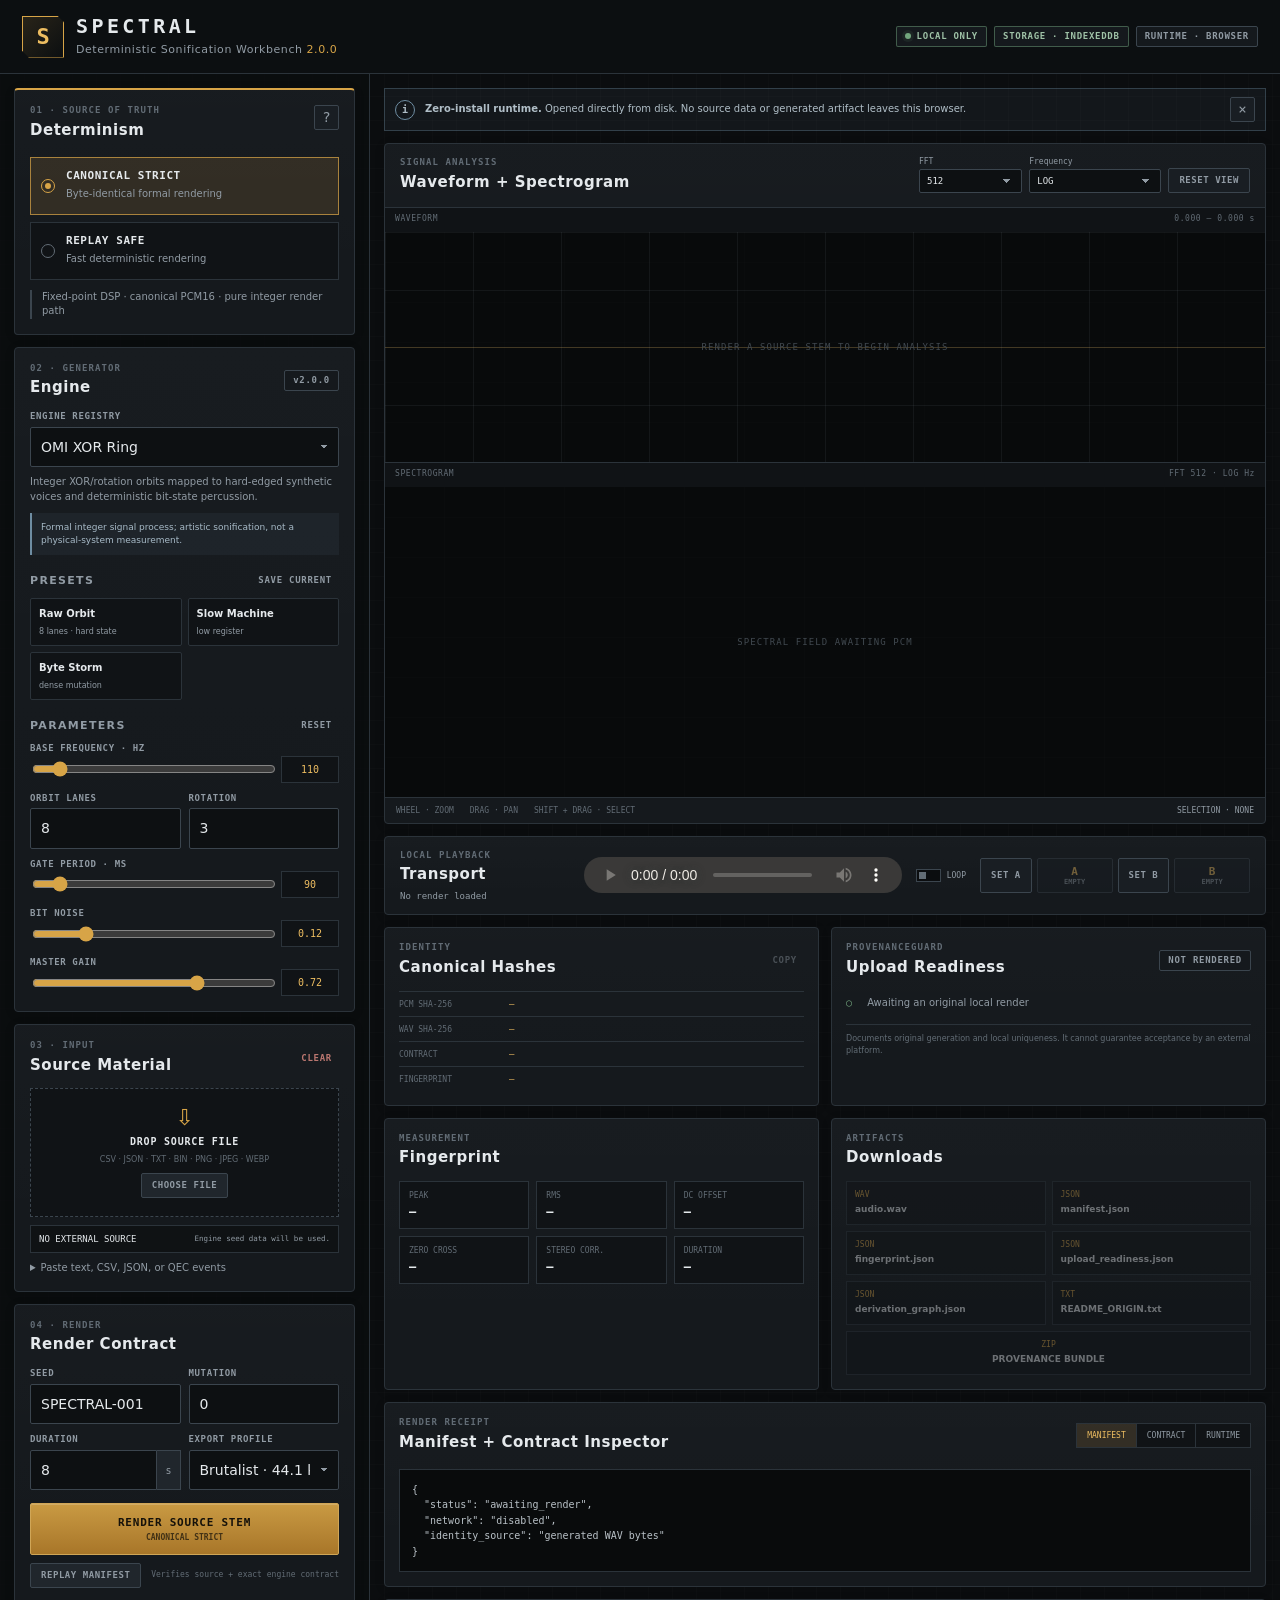
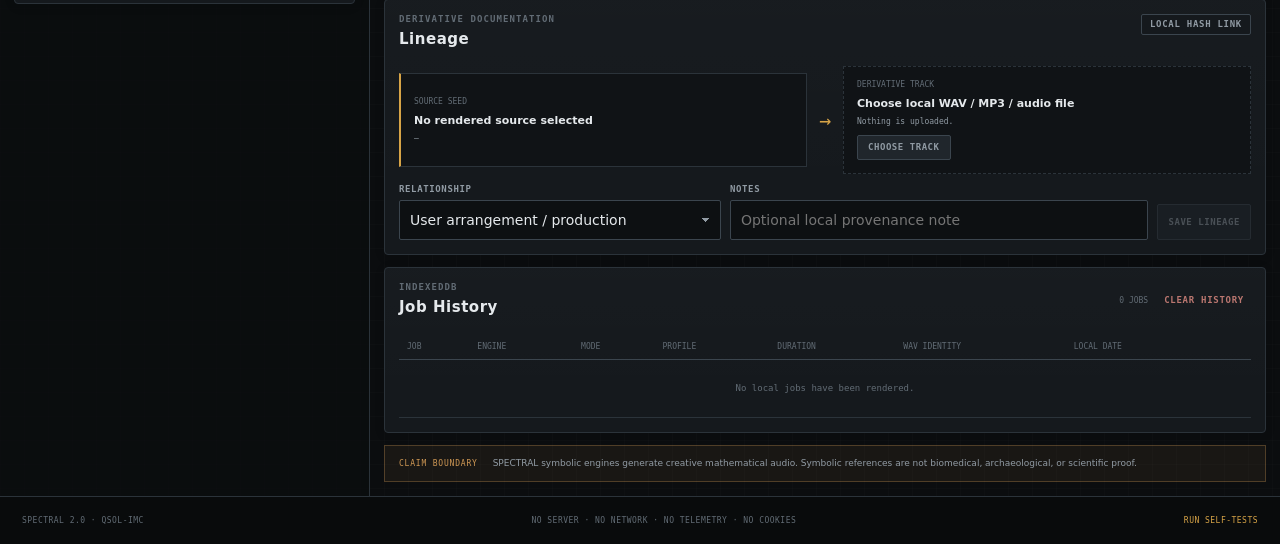
<file: APP/index.html>
<!doctype html>
<html lang="en">
<head>
  <meta charset="utf-8">
  <meta name="viewport" content="width=device-width, initial-scale=1">
  <meta name="color-scheme" content="dark">
  <meta http-equiv="Content-Security-Policy" content="default-src 'self' data: blob:; connect-src 'none'; img-src 'self' data: blob:; media-src 'self' data: blob:; object-src 'none'; frame-src 'none'; font-src 'self'; script-src 'self'; style-src 'self'; base-uri 'none'; form-action 'none'">
  <title>SPECTRAL Deterministic Sonification Workbench 2.0</title>
  <link rel="stylesheet" href="style.css">
</head>
<body>
  <noscript>
    <div class="fatal-banner">SPECTRAL requires JavaScript. All processing remains local to this browser.</div>
  </noscript>

  <header class="app-header">
    <div class="brand-block">
      <div class="brand-mark" aria-hidden="true">S</div>
      <div>
        <h1>SPECTRAL</h1>
        <p>Deterministic Sonification Workbench <span id="app-version">2.0.0</span></p>
      </div>
    </div>
    <div class="header-status" aria-label="Application status">
      <span class="status-chip status-local"><span class="status-dot"></span>LOCAL ONLY</span>
      <span class="status-chip" id="storage-status">STORAGE · CHECKING</span>
      <span class="status-chip" id="runtime-status">RUNTIME · BROWSER</span>
    </div>
  </header>

  <main class="workbench">
    <aside class="control-rail" aria-label="Render controls">
      <section class="panel determinism-panel" aria-labelledby="determinism-title">
        <div class="panel-heading">
          <div>
            <span class="eyebrow">01 · SOURCE OF TRUTH</span>
            <h2 id="determinism-title">Determinism</h2>
          </div>
          <button class="icon-button" id="determinism-help" type="button" title="Explain determinism modes" aria-label="Explain determinism modes">?</button>
        </div>
        <div class="mode-selector" role="radiogroup" aria-label="Determinism mode">
          <label class="mode-option selected" data-mode-card="canonical_strict">
            <input type="radio" name="determinism-mode" value="canonical_strict" checked>
            <span class="mode-radio" aria-hidden="true"></span>
            <span>
              <strong>CANONICAL STRICT</strong>
              <small>Byte-identical formal rendering</small>
            </span>
          </label>
          <label class="mode-option" data-mode-card="replay_safe">
            <input type="radio" name="determinism-mode" value="replay_safe">
            <span class="mode-radio" aria-hidden="true"></span>
            <span>
              <strong>REPLAY SAFE</strong>
              <small>Fast deterministic rendering</small>
            </span>
          </label>
        </div>
        <p class="mode-contract" id="mode-contract">Fixed-point DSP · canonical PCM16 · pure integer render path</p>
      </section>

      <section class="panel" aria-labelledby="engine-title">
        <div class="panel-heading compact">
          <div>
            <span class="eyebrow">02 · GENERATOR</span>
            <h2 id="engine-title">Engine</h2>
          </div>
          <span class="version-tag" id="engine-version">v—</span>
        </div>
        <label class="field-label" for="engine-select">Engine registry</label>
        <select id="engine-select"></select>
        <p class="field-note" id="engine-description"></p>
        <div class="claim-boundary" id="claim-boundary"></div>

        <div class="subheading-row">
          <h3>Presets</h3>
          <button class="text-button" id="save-preset" type="button">SAVE CURRENT</button>
        </div>
        <div class="preset-browser" id="preset-browser" role="list"></div>

        <div class="subheading-row">
          <h3>Parameters</h3>
          <button class="text-button" id="reset-params" type="button">RESET</button>
        </div>
        <div id="parameter-controls" class="parameter-grid"></div>
      </section>

      <section class="panel" aria-labelledby="input-title">
        <div class="panel-heading compact">
          <div>
            <span class="eyebrow">03 · INPUT</span>
            <h2 id="input-title">Source Material</h2>
          </div>
          <button class="text-button danger-text" id="clear-source" type="button">CLEAR</button>
        </div>
        <div id="drop-zone" class="drop-zone" tabindex="0" role="button" aria-label="Drop a source file or choose a file">
          <span class="drop-icon" aria-hidden="true">⇩</span>
          <strong>DROP SOURCE FILE</strong>
          <span>CSV · JSON · TXT · BIN · PNG · JPEG · WEBP</span>
          <button type="button" class="secondary-button" id="choose-source">CHOOSE FILE</button>
          <input id="source-file" type="file" hidden accept=".csv,.json,.txt,.bin,.dat,.png,.jpg,.jpeg,.webp,application/json,text/*,image/png,image/jpeg,image/webp,application/octet-stream">
        </div>
        <div class="source-summary" id="source-summary">
          <span>NO EXTERNAL SOURCE</span>
          <small>Engine seed data will be used.</small>
        </div>
        <details class="paste-panel">
          <summary>Paste text, CSV, JSON, or QEC events</summary>
          <textarea id="pasted-source" rows="5" spellcheck="false" placeholder="Paste local source data here…"></textarea>
          <button type="button" class="secondary-button" id="use-pasted-source">USE PASTED DATA</button>
        </details>
      </section>

      <section class="panel" aria-labelledby="render-title">
        <div class="panel-heading compact">
          <div>
            <span class="eyebrow">04 · RENDER</span>
            <h2 id="render-title">Render Contract</h2>
          </div>
        </div>
        <div class="two-column-fields">
          <label>
            <span class="field-label">Seed</span>
            <input id="seed-input" type="text" value="SPECTRAL-001" maxlength="128" autocomplete="off">
          </label>
          <label>
            <span class="field-label">Mutation</span>
            <input id="mutation-input" type="number" value="0" min="0" max="4294967295" step="1">
          </label>
          <label>
            <span class="field-label">Duration</span>
            <div class="unit-field"><input id="duration-input" type="number" value="8" min="1" max="60" step="1"><span>s</span></div>
          </label>
          <label>
            <span class="field-label">Export profile</span>
            <select id="profile-select"></select>
          </label>
        </div>
        <button id="render-button" class="render-button" type="button">
          <span>RENDER SOURCE STEM</span>
          <small id="render-mode-label">CANONICAL STRICT</small>
        </button>
        <div class="render-utility-row">
          <button id="replay-manifest-button" class="secondary-button" type="button">REPLAY MANIFEST</button>
          <button id="cancel-render-button" class="secondary-button cancel-button" type="button" hidden>CANCEL</button>
          <span>Verifies source + exact engine contract</span>
          <input id="replay-manifest-file" type="file" hidden accept=".json,application/json">
        </div>
        <div class="render-progress" id="render-progress" hidden>
          <div class="progress-track"><span id="render-progress-bar"></span></div>
          <span id="render-progress-label">Preparing deterministic contract…</span>
        </div>
      </section>
    </aside>

    <section class="main-stage" aria-label="Analysis and output">
      <div id="startup-notice" class="notice-bar">
        <span class="notice-symbol">i</span>
        <p><strong>Zero-install runtime.</strong> Opened directly from disk. No source data or generated artifact leaves this browser.</p>
        <button type="button" class="icon-button" id="dismiss-notice" aria-label="Dismiss notice">×</button>
      </div>

      <section class="panel visualization-panel" aria-labelledby="visual-title">
        <div class="panel-heading visualization-heading">
          <div>
            <span class="eyebrow">SIGNAL ANALYSIS</span>
            <h2 id="visual-title">Waveform + Spectrogram</h2>
          </div>
          <div class="analysis-toolbar">
            <label>FFT
              <select id="fft-size">
                <option value="256">256</option>
                <option value="512" selected>512</option>
                <option value="1024">1024</option>
                <option value="2048">2048</option>
              </select>
            </label>
            <label>Frequency
              <select id="frequency-scale">
                <option value="log" selected>LOG</option>
                <option value="linear">LINEAR</option>
              </select>
            </label>
            <button class="toolbar-button" id="reset-view" type="button">RESET VIEW</button>
          </div>
        </div>

        <div class="canvas-stack">
          <div class="canvas-frame waveform-frame">
            <div class="canvas-label"><span>WAVEFORM</span><span id="waveform-range">0.000 — 0.000 s</span></div>
            <canvas id="waveform-canvas" width="1200" height="230" aria-label="Rendered waveform"></canvas>
            <div class="empty-canvas" id="waveform-empty">RENDER A SOURCE STEM TO BEGIN ANALYSIS</div>
          </div>
          <div class="canvas-frame spectrogram-frame">
            <div class="canvas-label"><span>SPECTROGRAM</span><span id="spectrogram-meta">FFT 512 · LOG Hz</span></div>
            <canvas id="spectrogram-canvas" width="1200" height="310" aria-label="Rendered spectrogram"></canvas>
            <div class="empty-canvas" id="spectrogram-empty">SPECTRAL FIELD AWAITING PCM</div>
          </div>
        </div>
        <div class="visual-help">
          <span>WHEEL · ZOOM</span>
          <span>DRAG · PAN</span>
          <span>SHIFT + DRAG · SELECT</span>
          <span id="selection-readout">SELECTION · NONE</span>
        </div>
      </section>

      <section class="panel transport-panel" aria-labelledby="transport-title">
        <div class="transport-grid">
          <div>
            <span class="eyebrow">LOCAL PLAYBACK</span>
            <h2 id="transport-title">Transport</h2>
            <p class="transport-title" id="current-render-name">No render loaded</p>
          </div>
          <audio id="audio-player" controls preload="metadata"></audio>
          <label class="toggle-control"><input id="loop-toggle" type="checkbox"><span></span>LOOP</label>
          <div class="ab-controls" aria-label="A/B comparison">
            <button id="assign-a" class="toolbar-button" type="button">SET A</button>
            <button id="play-a" class="ab-button" type="button" disabled>A <small>EMPTY</small></button>
            <button id="assign-b" class="toolbar-button" type="button">SET B</button>
            <button id="play-b" class="ab-button" type="button" disabled>B <small>EMPTY</small></button>
          </div>
        </div>
      </section>

      <section class="output-grid">
        <article class="panel output-card hash-card">
          <div class="panel-heading compact">
            <div><span class="eyebrow">IDENTITY</span><h2>Canonical Hashes</h2></div>
            <button class="text-button" id="copy-hashes" type="button" disabled>COPY</button>
          </div>
          <dl class="hash-list" id="hash-list">
            <div><dt>PCM SHA-256</dt><dd>—</dd></div>
            <div><dt>WAV SHA-256</dt><dd>—</dd></div>
            <div><dt>CONTRACT</dt><dd>—</dd></div>
            <div><dt>FINGERPRINT</dt><dd>—</dd></div>
          </dl>
        </article>

        <article class="panel output-card readiness-card">
          <div class="panel-heading compact">
            <div><span class="eyebrow">PROVENANCEGUARD</span><h2>Upload Readiness</h2></div>
            <span class="readiness-badge neutral" id="readiness-badge">NOT RENDERED</span>
          </div>
          <ul class="check-list" id="readiness-checks">
            <li><span>○</span> Awaiting an original local render</li>
          </ul>
          <p class="legal-note">Documents original generation and local uniqueness. It cannot guarantee acceptance by an external platform.</p>
        </article>

        <article class="panel output-card metrics-card">
          <div class="panel-heading compact">
            <div><span class="eyebrow">MEASUREMENT</span><h2>Fingerprint</h2></div>
          </div>
          <div class="metric-grid" id="metric-grid">
            <div><span>PEAK</span><strong>—</strong></div>
            <div><span>RMS</span><strong>—</strong></div>
            <div><span>DC OFFSET</span><strong>—</strong></div>
            <div><span>ZERO CROSS</span><strong>—</strong></div>
            <div><span>STEREO CORR.</span><strong>—</strong></div>
            <div><span>DURATION</span><strong>—</strong></div>
          </div>
        </article>

        <article class="panel output-card download-card">
          <div class="panel-heading compact">
            <div><span class="eyebrow">ARTIFACTS</span><h2>Downloads</h2></div>
          </div>
          <div class="download-grid" id="download-grid">
            <button type="button" data-artifact="audio" disabled><span>WAV</span><strong>audio.wav</strong></button>
            <button type="button" data-artifact="manifest" disabled><span>JSON</span><strong>manifest.json</strong></button>
            <button type="button" data-artifact="fingerprint" disabled><span>JSON</span><strong>fingerprint.json</strong></button>
            <button type="button" data-artifact="readiness" disabled><span>JSON</span><strong>upload_readiness.json</strong></button>
            <button type="button" data-artifact="derivation" disabled><span>JSON</span><strong>derivation_graph.json</strong></button>
            <button type="button" data-artifact="origin" disabled><span>TXT</span><strong>README_ORIGIN.txt</strong></button>
            <button class="bundle-button" type="button" data-artifact="bundle" disabled><span>ZIP</span><strong>PROVENANCE BUNDLE</strong></button>
          </div>
        </article>
      </section>

      <section class="panel inspector-panel" aria-labelledby="inspector-title">
        <div class="panel-heading">
          <div><span class="eyebrow">RENDER RECEIPT</span><h2 id="inspector-title">Manifest + Contract Inspector</h2></div>
          <div class="tab-list" role="tablist">
            <button class="tab-button active" data-inspector-tab="manifest" type="button">MANIFEST</button>
            <button class="tab-button" data-inspector-tab="contract" type="button">CONTRACT</button>
            <button class="tab-button" data-inspector-tab="runtime" type="button">RUNTIME</button>
          </div>
        </div>
        <pre id="inspector-content" tabindex="0">{
  "status": "awaiting_render",
  "network": "disabled",
  "identity_source": "generated WAV bytes"
}</pre>
      </section>

      <section class="panel lineage-panel" aria-labelledby="lineage-title">
        <div class="panel-heading">
          <div><span class="eyebrow">DERIVATIVE DOCUMENTATION</span><h2 id="lineage-title">Lineage</h2></div>
          <span class="version-tag">LOCAL HASH LINK</span>
        </div>
        <div class="lineage-layout">
          <div class="lineage-node source-node">
            <span>SOURCE SEED</span>
            <strong id="lineage-source-name">No rendered source selected</strong>
            <small id="lineage-source-hash">—</small>
          </div>
          <div class="lineage-arrow" aria-hidden="true">→</div>
          <div class="lineage-node derivative-node" id="derivative-drop">
            <span>DERIVATIVE TRACK</span>
            <strong id="derivative-name">Choose local WAV / MP3 / audio file</strong>
            <small id="derivative-hash">Nothing is uploaded.</small>
            <input id="derivative-file" type="file" hidden accept="audio/*,.wav,.mp3,.flac,.ogg,.m4a">
            <button type="button" class="secondary-button" id="choose-derivative">CHOOSE TRACK</button>
          </div>
        </div>
        <div class="lineage-fields">
          <label><span class="field-label">Relationship</span><select id="relationship-select"><option>User arrangement / production</option><option>AI-assisted musical expansion</option><option>Remix / edit</option><option>Mastered derivative</option><option>Other documented derivative</option></select></label>
          <label><span class="field-label">Notes</span><input id="lineage-notes" type="text" placeholder="Optional local provenance note"></label>
          <button id="save-lineage" type="button" class="secondary-button" disabled>SAVE LINEAGE</button>
        </div>
      </section>

      <section class="panel history-panel" aria-labelledby="history-title">
        <div class="panel-heading">
          <div><span class="eyebrow">INDEXEDDB</span><h2 id="history-title">Job History</h2></div>
          <div class="history-actions"><span id="history-count">0 JOBS</span><button class="text-button danger-text" id="clear-history" type="button">CLEAR HISTORY</button></div>
        </div>
        <div class="table-wrap">
          <table>
            <thead><tr><th>JOB</th><th>ENGINE</th><th>MODE</th><th>PROFILE</th><th>DURATION</th><th>WAV IDENTITY</th><th>LOCAL DATE</th><th></th></tr></thead>
            <tbody id="history-body"><tr class="empty-row"><td colspan="8">No local jobs have been rendered.</td></tr></tbody>
          </table>
        </div>
      </section>

      <section class="warning-strip" aria-label="Claim boundary warning">
        <strong>CLAIM BOUNDARY</strong>
        <p>SPECTRAL symbolic engines generate creative mathematical audio. Symbolic references are not biomedical, archaeological, or scientific proof.</p>
      </section>
    </section>
  </main>

  <footer>
    <span>SPECTRAL 2.0 · QSOL-IMC</span>
    <span>NO SERVER · NO NETWORK · NO TELEMETRY · NO COOKIES</span>
    <a href="tests/index.html" target="_blank" rel="noopener">RUN SELF-TESTS</a>
  </footer>

  <dialog id="mode-dialog">
    <form method="dialog">
      <div class="dialog-heading"><h2>Two identities. Two contracts.</h2><button value="close" aria-label="Close">×</button></div>
      <div class="dialog-mode-grid">
        <article><span>CANONICAL STRICT</span><p>Uses fixed-point synthesis, integer phase accumulators, explicit PCM16 quantization, canonical JSON, and a versioned pure-JavaScript SHA-256 path. Generated bytes are the identity.</p></article>
        <article><span>REPLAY SAFE</span><p>Uses deterministic floating-point DSP for faster creative iteration. The browser/runtime fingerprint is recorded with the receipt.</p></article>
      </div>
      <p>Determinism mode is included in seed derivation and contract hashing. A mode change can never retain the same SPECTRAL identity.</p>
    </form>
  </dialog>

  <div id="toast-region" class="toast-region" aria-live="polite" aria-atomic="true"></div>

  <script defer src="js/core/namespace.js"></script>
  <script defer src="js/core/canonical.js"></script>
  <script defer src="js/core/input.js"></script>
  <script defer src="js/audio/dsp.js"></script>
  <script defer src="js/audio/wav.js"></script>
  <script defer src="js/audio/zip.js"></script>
  <script defer src="js/engines/registry.js"></script>
  <script defer src="js/engines/symbolic.js"></script>
  <script defer src="js/engines/data.js"></script>
  <script defer src="js/provenance/artifacts.js"></script>
  <script defer src="js/storage/database.js"></script>
  <script defer src="js/ui/waveform.js"></script>
  <script defer src="js/ui/spectrogram.js"></script>
  <script defer src="js/ui/workbench.js"></script>
  <script defer src="app.js"></script>
</body>
</html>
</file>
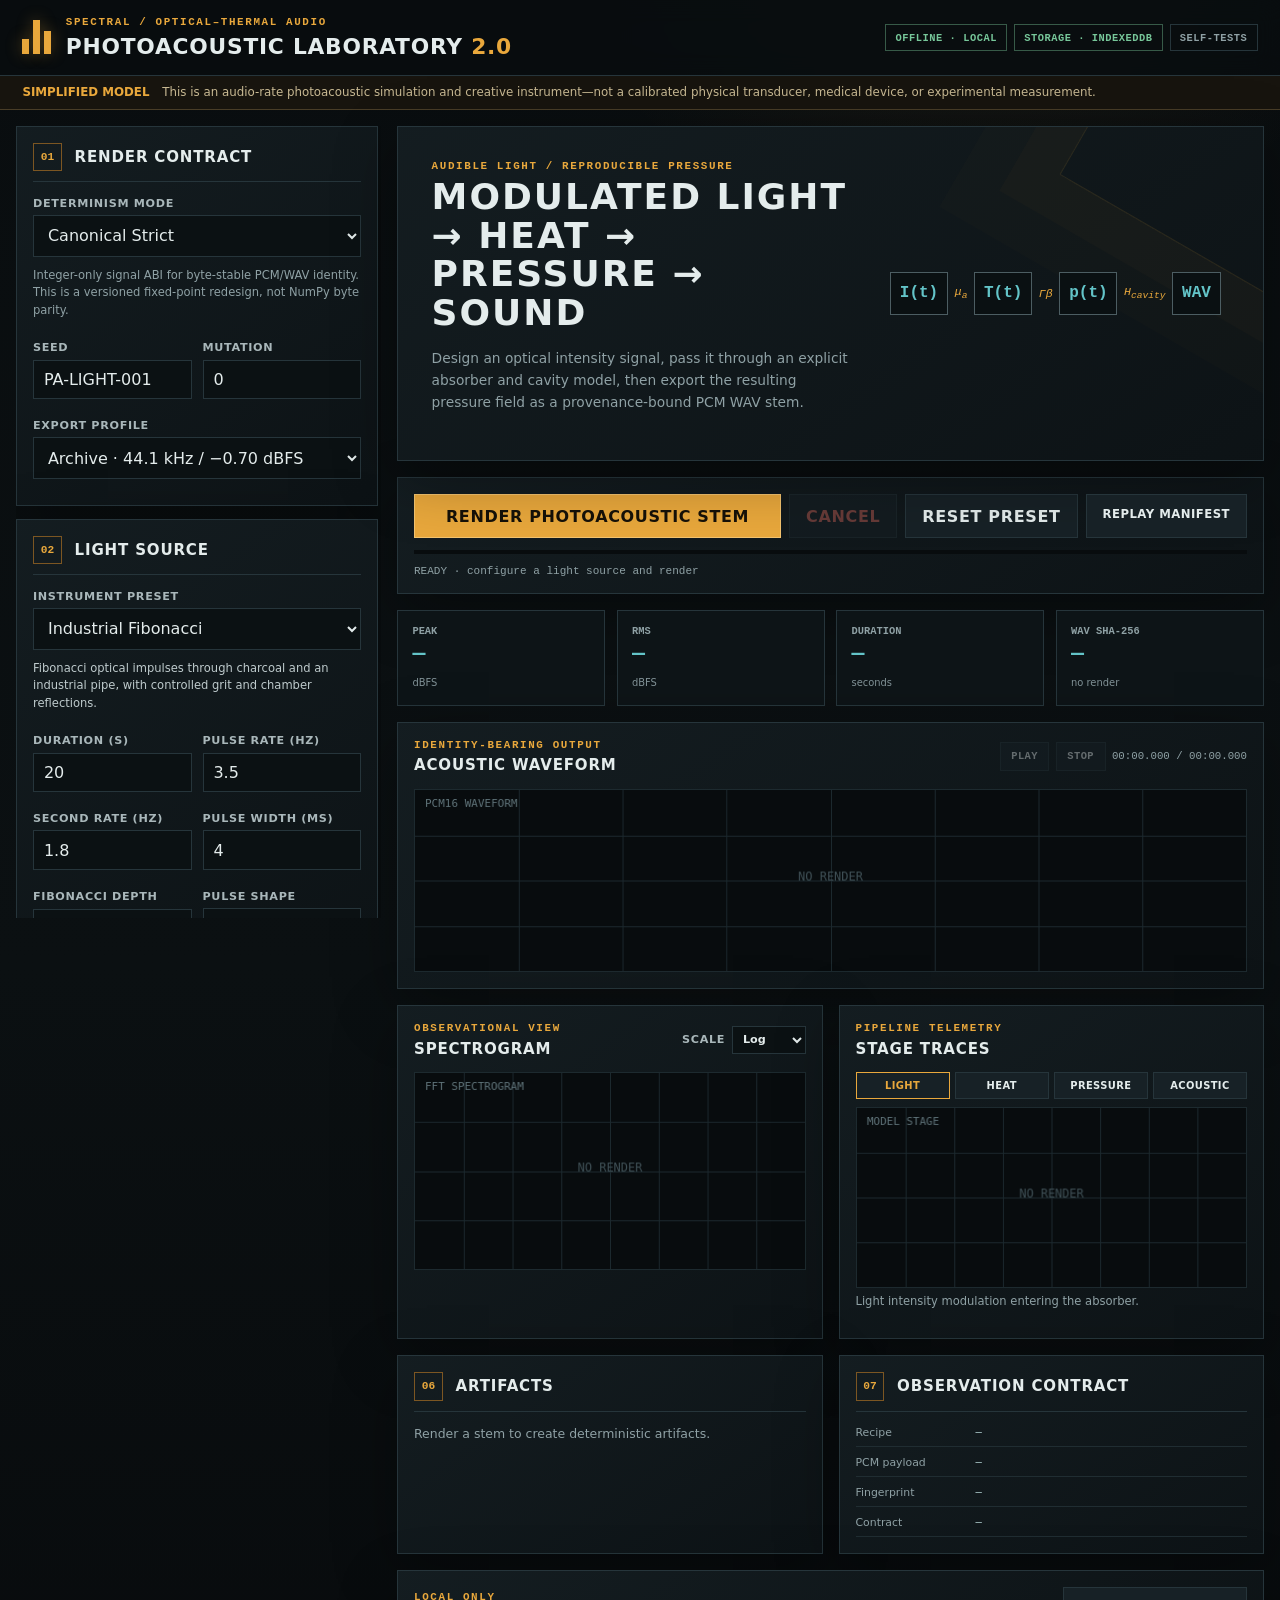
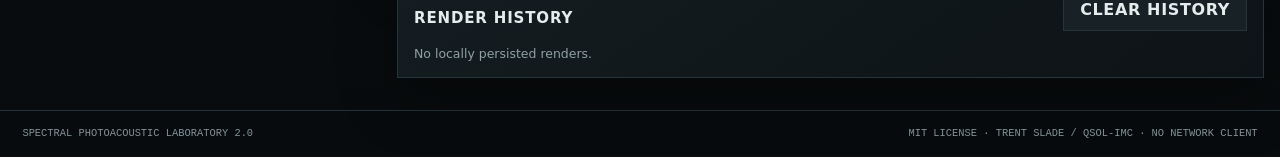
<file: PHOTOACOUSTIC/index.html>
<!doctype html>
<html lang="en">
<head>
  <meta charset="utf-8">
  <meta name="viewport" content="width=device-width, initial-scale=1">
  <meta name="color-scheme" content="dark">
  <meta http-equiv="Content-Security-Policy" content="default-src 'self' data: blob:; script-src 'self'; style-src 'self'; font-src 'self'; img-src 'self' data: blob:; media-src 'self' blob:; connect-src 'none'; frame-src 'none'; worker-src 'none'; object-src 'none'; base-uri 'none'; form-action 'none'">
  <title>SPECTRAL Photoacoustic Laboratory 2.0</title>
  <link rel="stylesheet" href="style.css">
</head>
<body>
  <a class="skip-link" href="#analysis-stage">Skip to analysis stage</a>
  <noscript><div class="fatal-notice">JavaScript is required. This application runs locally in your browser and cannot operate while scripting is disabled.</div></noscript>
  <header class="topbar">
    <div class="brand">
      <div class="brand-mark" aria-hidden="true"><span></span><span></span><span></span></div>
      <div>
        <p class="eyebrow">SPECTRAL / OPTICAL–THERMAL AUDIO</p>
        <h1>PHOTOACOUSTIC LABORATORY <b>2.0</b></h1>
      </div>
    </div>
    <div class="status-cluster" aria-label="Application status">
      <span class="status-chip ok" id="offline-status">OFFLINE · LOCAL</span>
      <span class="status-chip" id="storage-status">STORAGE · CHECKING</span>
      <a class="status-chip link" href="tests/index.html">SELF-TESTS</a>
    </div>
  </header>

  <div class="notice-bar">
    <strong>SIMPLIFIED MODEL</strong>
    <span>This is an audio-rate photoacoustic simulation and creative instrument—not a calibrated physical transducer, medical device, or experimental measurement.</span>
  </div>

  <main class="workspace">
    <aside class="control-rack" aria-label="Render controls">
      <section class="panel">
        <div class="panel-heading"><span>01</span><h2>Render contract</h2></div>
        <label class="field">
          <span>Determinism mode</span>
          <select id="mode">
            <option value="canonical-strict">Canonical Strict</option>
            <option value="replay-safe">Replay Safe</option>
          </select>
        </label>
        <p class="field-note" id="mode-note"></p>
        <div class="field-grid two">
          <label class="field"><span>Seed</span><input id="seed" type="text" value="PA-LIGHT-001" maxlength="96"></label>
          <label class="field"><span>Mutation</span><input id="mutation" type="number" value="0" min="0" max="2147483647" step="1"></label>
        </div>
        <label class="field">
          <span>Export profile</span>
          <select id="profile">
            <option value="archive">Archive · 44.1 kHz / −0.70 dBFS</option>
            <option value="suno-seed">Suno Seed · 48 kHz / −6.00 dBFS</option>
            <option value="laboratory-hot">Laboratory Hot · 44.1 kHz / −0.10 dBFS</option>
          </select>
        </label>
      </section>

      <section class="panel">
        <div class="panel-heading"><span>02</span><h2>Light source</h2></div>
        <label class="field">
          <span>Instrument preset</span>
          <select id="preset">
            <option value="industrial-fib">Industrial Fibonacci</option>
            <option value="soot-music">Soot Music</option>
            <option value="resonant-gas">Resonant Gas Cell</option>
            <option value="ultrasonic-edge">Ultrasonic Edge</option>
            <option value="drone-dark">Dark Thermal Drone</option>
            <option value="evolving-demo">Evolving Material Demo</option>
            <option value="pulse-lab">Pulse Laboratory</option>
            <option value="tone-lab">Tone Laboratory</option>
            <option value="wav-through">WAV Through Light</option>
          </select>
        </label>
        <p class="preset-description" id="preset-description"></p>

        <div id="wav-source-wrap" class="drop-zone hidden">
          <input id="source-file" type="file" accept="audio/wav,.wav">
          <label for="source-file" tabindex="0" role="button"><strong>LOAD LOCAL WAV</strong><span>PCM8/16/24/32 or Float32/64 · float is Replay Safe only · never uploaded</span></label>
          <output id="source-summary">No source loaded</output>
        </div>

        <div class="field-grid two">
          <label class="field"><span>Duration (s)</span><input id="duration" type="number" value="20" min="0.25" max="120" step="0.25"></label>
          <label class="field"><span>BPM</span><input id="bpm" type="number" value="90" min="20" max="300" step="0.1"></label>
          <label class="field"><span>Tone (Hz)</span><input id="tone-frequency" type="number" value="220" min="10" max="12000" step="0.01"></label>
          <label class="field"><span>Pulse rate (Hz)</span><input id="pulse-rate" type="number" value="8" min="0.05" max="500" step="0.01"></label>
          <label class="field"><span>Second rate (Hz)</span><input id="pulse-rate-2" type="number" value="12.5" min="0.05" max="500" step="0.01"></label>
          <label class="field"><span>Pulse width (ms)</span><input id="pulse-width" type="number" value="3" min="0.02" max="250" step="0.01"></label>
          <label class="field"><span>Fibonacci depth</span><input id="fib-depth" type="number" value="9" min="2" max="16" step="1"></label>
          <label class="field"><span>Pulse shape</span><select id="pulse-shape"><option value="gaussian">Gaussian</option><option value="exponential">Exponential</option><option value="rectangular">Rectangular</option></select></label>
        </div>
      </section>

      <section class="panel">
        <div class="panel-heading"><span>03</span><h2>Absorber material</h2></div>
        <label class="field"><span>Material preset</span><select id="material"></select></label>
        <p class="field-note" id="material-note"></p>
        <div class="field-grid two">
          <label class="field"><span>Absorption μ<sub>a</sub></span><input id="absorption" type="number" min="0" max="2" step="0.001"></label>
          <label class="field"><span>Thermal τ (ms)</span><input id="thermal-tau" type="number" min="0.01" max="100" step="0.01"></label>
          <label class="field"><span>Grüneisen Γ</span><input id="gruneisen" type="number" min="0" max="3" step="0.001"></label>
          <label class="field"><span>Expansion β</span><input id="expansion" type="number" min="0" max="3" step="0.001"></label>
          <label class="field"><span>Nonlinearity</span><input id="nonlinearity" type="number" min="0" max="1" step="0.001"></label>
          <label class="field"><span>Laser power</span><input id="laser-power" type="number" min="0" max="4" step="0.01" value="1.4"></label>
        </div>
        <label class="switch"><input id="derivative" type="checkbox" checked><span>Blend thermal derivative into pressure</span></label>
      </section>

      <section class="panel">
        <div class="panel-heading"><span>04</span><h2>Acoustic resonator</h2></div>
        <label class="field"><span>Resonator preset</span><select id="resonator"></select></label>
        <p class="field-note" id="resonator-note"></p>
        <label class="field"><span>Modes (Hz, comma separated)</span><input id="resonances" type="text"></label>
        <label class="field"><span>Q factors (comma separated)</span><input id="q-factors" type="text"></label>
        <label class="field"><span>Resonator gain</span><input id="resonator-gain" type="number" min="0" max="4" step="0.01"></label>
      </section>

      <section class="panel">
        <div class="panel-heading"><span>05</span><h2>Post-processing</h2></div>
        <div class="switch-grid">
          <label class="switch"><input id="fx-distortion" type="checkbox" checked><span>Optical saturation</span></label>
          <label class="switch"><input id="fx-eq" type="checkbox"><span>Three-band EQ</span></label>
          <label class="switch"><input id="fx-chorus" type="checkbox"><span>Chorus cell</span></label>
          <label class="switch"><input id="fx-reverb" type="checkbox" checked><span>Chamber reverb</span></label>
        </div>
        <div class="field-grid two">
          <label class="field"><span>Drive</span><input id="drive" type="number" min="1" max="12" value="2.2" step="0.1"></label>
          <label class="field"><span>Distortion mix</span><input id="dist-mix" type="number" min="0" max="1" value="0.4" step="0.01"></label>
          <label class="field"><span>Reverb wet</span><input id="reverb-wet" type="number" min="0" max="0.9" value="0.4" step="0.01"></label>
          <label class="field"><span>Chorus mix</span><input id="chorus-mix" type="number" min="0" max="0.9" value="0.25" step="0.01"></label>
        </div>
      </section>
    </aside>

    <section class="lab-bench" id="analysis-stage" tabindex="-1">
      <section class="hero-panel">
        <div>
          <p class="eyebrow">AUDIBLE LIGHT / REPRODUCIBLE PRESSURE</p>
          <h2>MODULATED LIGHT → HEAT → PRESSURE → SOUND</h2>
          <p>Design an optical intensity signal, pass it through an explicit absorber and cavity model, then export the resulting pressure field as a provenance-bound PCM WAV stem.</p>
        </div>
        <div class="equation" aria-label="Simplified photoacoustic equation">
          <span>I(t)</span><i>μ<sub>a</sub></i><span>T(t)</span><i>Γβ</i><span>p(t)</span><i>H<sub>cavity</sub></i><span>WAV</span>
        </div>
      </section>

      <section class="render-console panel">
        <div class="render-actions">
          <button id="render" class="primary">RENDER PHOTOACOUSTIC STEM</button>
          <button id="cancel" class="danger" disabled>CANCEL</button>
          <button id="reset">RESET PRESET</button>
          <label class="manifest-load" tabindex="0" role="button">REPLAY MANIFEST<input id="manifest-file" class="visually-hidden" type="file" accept="application/json,.json"></label>
        </div>
        <div class="progress-track" id="progress-track" role="progressbar" aria-label="Render progress" aria-valuemin="0" aria-valuemax="100" aria-valuenow="0"><span id="progress"></span></div>
        <div class="console-line"><span id="render-status" aria-live="polite">READY · configure a light source and render</span><time id="render-time"></time></div>
      </section>

      <section class="metrics" aria-label="Render metrics">
        <article><span>PEAK</span><strong id="metric-peak">—</strong><small>dBFS</small></article>
        <article><span>RMS</span><strong id="metric-rms">—</strong><small>dBFS</small></article>
        <article><span>DURATION</span><strong id="metric-duration">—</strong><small>seconds</small></article>
        <article><span>WAV SHA-256</span><strong id="metric-hash">—</strong><small id="metric-mode">no render</small></article>
      </section>

      <section class="visual-panel panel">
        <div class="panel-title-row">
          <div><p class="eyebrow">IDENTITY-BEARING OUTPUT</p><h2>Acoustic waveform</h2></div>
          <div class="transport">
            <button id="play" disabled>PLAY</button>
            <button id="stop" disabled>STOP</button>
            <span id="transport-time">00:00.000 / 00:00.000</span>
          </div>
        </div>
        <canvas id="waveform" width="1200" height="260" role="img" aria-label="Rendered acoustic waveform">Rendered PCM waveform. Exact metrics are available in the metric cards and fingerprint artifact.</canvas>
        <audio id="audio" preload="metadata"></audio>
      </section>

      <section class="visual-grid">
        <section class="panel visual-panel">
          <div class="panel-title-row">
            <div><p class="eyebrow">OBSERVATIONAL VIEW</p><h2>Spectrogram</h2></div>
            <label class="compact-field">Scale<select id="frequency-scale"><option value="log">Log</option><option value="linear">Linear</option></select></label>
          </div>
          <canvas id="spectrogram" width="760" height="380" role="img" aria-label="Rendered spectrogram">Rendered FFT spectrogram. Exact audio metrics are available in the fingerprint artifact.</canvas>
        </section>
        <section class="panel visual-panel">
          <div class="panel-title-row"><div><p class="eyebrow">PIPELINE TELEMETRY</p><h2>Stage traces</h2></div></div>
          <div class="stage-tabs" role="tablist" aria-label="Model stage trace">
            <button class="active" id="tab-light" role="tab" aria-selected="true" aria-controls="stage-trace" data-stage="light">LIGHT</button><button id="tab-temperature" role="tab" aria-selected="false" aria-controls="stage-trace" data-stage="temperature">HEAT</button><button id="tab-pressure" role="tab" aria-selected="false" aria-controls="stage-trace" data-stage="pressure">PRESSURE</button><button id="tab-acoustic" role="tab" aria-selected="false" aria-controls="stage-trace" data-stage="acoustic">ACOUSTIC</button>
          </div>
          <canvas id="stage-trace" width="760" height="320" role="img" aria-label="Selected model stage trace">Selected stage trace. A textual description follows this graphic.</canvas>
          <p id="stage-caption" class="field-note">Light intensity modulation entering the absorber.</p>
        </section>
      </section>

      <section class="result-grid">
        <section class="panel">
          <div class="panel-heading"><span>06</span><h2>Artifacts</h2></div>
          <div id="downloads" class="downloads empty"><p>Render a stem to create deterministic artifacts.</p></div>
        </section>
        <section class="panel">
          <div class="panel-heading"><span>07</span><h2>Observation contract</h2></div>
          <dl class="contract-list" id="contract-list">
            <div><dt>Recipe</dt><dd>—</dd></div><div><dt>PCM payload</dt><dd>—</dd></div><div><dt>Fingerprint</dt><dd>—</dd></div><div><dt>Contract</dt><dd>—</dd></div>
          </dl>
        </section>
      </section>

      <section class="panel history-panel">
        <div class="panel-title-row"><div><p class="eyebrow">LOCAL ONLY</p><h2>Render history</h2></div><button id="clear-history">CLEAR HISTORY</button></div>
        <div id="history" class="history empty">No locally persisted renders.</div>
      </section>
    </section>
  </main>

  <footer>
    <span>SPECTRAL PHOTOACOUSTIC LABORATORY 2.0</span>
    <span>MIT LICENSE · TRENT SLADE / QSOL-IMC · NO NETWORK CLIENT</span>
  </footer>

  <script defer src="js/core.js"></script>
  <script defer src="js/wav.js"></script>
  <script defer src="js/model.js"></script>
  <script defer src="js/provenance.js"></script>
  <script defer src="js/storage.js"></script>
  <script defer src="js/visuals.js"></script>
  <script defer src="js/ui.js"></script>
  <script defer src="app.js"></script>
</body>
</html>
</file>
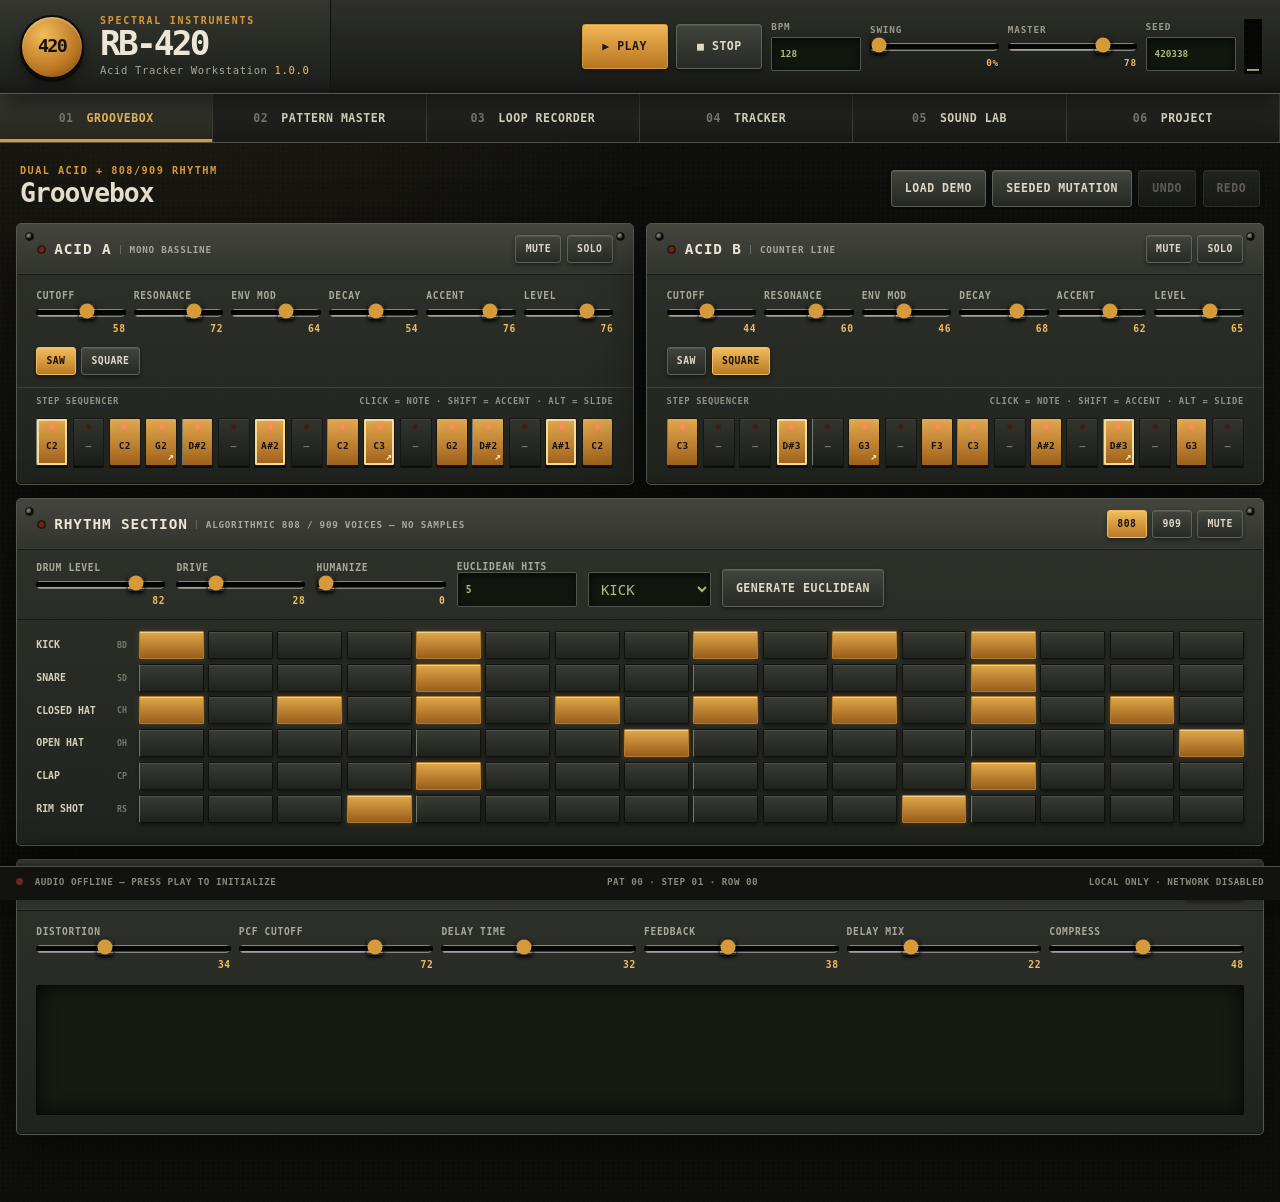
<file: rb-420/index.html>
<!doctype html>
<html lang="en">
<head>
  <meta charset="utf-8">
  <meta name="viewport" content="width=device-width, initial-scale=1">
  <meta name="color-scheme" content="dark">
  <meta http-equiv="Content-Security-Policy" content="default-src 'self' data: blob:; connect-src 'none'; img-src 'self' data: blob:; media-src 'self' data: blob:; object-src 'none'; frame-src 'none'; font-src 'self'; script-src 'self'; style-src 'self'; base-uri 'none'; form-action 'none'">
  <title>RB-420 Acid Tracker Workstation</title>
  <link rel="stylesheet" href="style.css">
</head>
<body>
  <noscript><div class="fatal">RB-420 requires JavaScript. Everything runs locally in this browser.</div></noscript>

  <header class="topbar">
    <div class="brand">
      <div class="brand-badge" aria-hidden="true">420</div>
      <div>
        <p class="eyebrow">SPECTRAL INSTRUMENTS</p>
        <h1>RB-420</h1>
        <p class="subtitle">Acid Tracker Workstation <span class="version">1.0.0</span></p>
      </div>
    </div>
    <div class="global-strip" aria-label="Global transport">
      <button id="transport-play" class="transport primary" type="button" aria-label="Play">▶ PLAY</button>
      <button id="transport-stop" class="transport" type="button" aria-label="Stop">■ STOP</button>
      <label class="compact-field">BPM
        <input id="tempo" type="number" min="40" max="250" value="128" inputmode="numeric">
      </label>
      <label class="compact-field">SWING
        <input id="swing" type="range" min="0" max="60" value="0">
        <output id="swing-value">0%</output>
      </label>
      <label class="compact-field">MASTER
        <input id="master-volume" type="range" min="0" max="100" value="78">
        <output id="master-value">78</output>
      </label>
      <label class="compact-field">SEED
        <input id="global-seed" type="number" min="1" max="4294967295" value="420338">
      </label>
      <div class="meter" aria-label="Master level"><i id="meter-fill"></i></div>
    </div>
  </header>

  <nav class="workstation-tabs" aria-label="Workstation sections">
    <button class="tab is-active" data-tab="groovebox" type="button"><span>01</span> GROOVEBOX</button>
    <button class="tab" data-tab="pattern" type="button"><span>02</span> PATTERN MASTER</button>
    <button class="tab" data-tab="recorder" type="button"><span>03</span> LOOP RECORDER</button>
    <button class="tab" data-tab="tracker" type="button"><span>04</span> TRACKER</button>
    <button class="tab" data-tab="soundlab" type="button"><span>05</span> SOUND LAB</button>
    <button class="tab" data-tab="project" type="button"><span>06</span> PROJECT</button>
  </nav>

  <main>
    <section id="panel-groovebox" class="panel is-active" data-panel="groovebox">
      <div class="panel-heading">
        <div>
          <p class="kicker">DUAL ACID + 808/909 RHYTHM</p>
          <h2>Groovebox</h2>
        </div>
        <div class="heading-actions">
          <button id="demo-pattern" type="button">LOAD DEMO</button>
          <button id="mutate-pattern" type="button">SEEDED MUTATION</button>
          <button id="undo" type="button" title="Undo (Ctrl+Z)">UNDO</button>
          <button id="redo" type="button" title="Redo (Ctrl+Shift+Z)">REDO</button>
        </div>
      </div>

      <div class="machine-layout">
        <article class="machine acid-machine" data-acid="0">
          <header class="machine-head">
            <div><span class="unit-led"></span><strong>ACID A</strong><small>MONO BASSLINE</small></div>
            <div class="machine-actions">
              <button class="mini-toggle mute-toggle" data-machine-mute="acidA" type="button">MUTE</button>
              <button class="mini-toggle solo-toggle" data-machine-solo="acidA" type="button">SOLO</button>
            </div>
          </header>
          <div class="control-bank" id="acid-a-controls">
            <label>CUTOFF<input data-acid-param="cutoff" type="range" min="0" max="100" value="58"><output>58</output></label>
            <label>RESONANCE<input data-acid-param="resonance" type="range" min="0" max="100" value="72"><output>72</output></label>
            <label>ENV MOD<input data-acid-param="envMod" type="range" min="0" max="100" value="64"><output>64</output></label>
            <label>DECAY<input data-acid-param="decay" type="range" min="0" max="100" value="54"><output>54</output></label>
            <label>ACCENT<input data-acid-param="accent" type="range" min="0" max="100" value="76"><output>76</output></label>
            <label>LEVEL<input data-acid-param="volume" type="range" min="0" max="100" value="76"><output>76</output></label>
          </div>
          <div class="wave-select" role="group" aria-label="Acid A waveform">
            <button class="is-active" data-wave="saw" type="button">SAW</button>
            <button data-wave="square" type="button">SQUARE</button>
          </div>
          <div class="step-caption"><span>STEP SEQUENCER</span><span>CLICK = NOTE · SHIFT = ACCENT · ALT = SLIDE</span></div>
          <div id="acid-a-steps" class="step-grid acid-steps" aria-label="Acid A pattern"></div>
        </article>

        <article class="machine acid-machine" data-acid="1">
          <header class="machine-head">
            <div><span class="unit-led"></span><strong>ACID B</strong><small>COUNTER LINE</small></div>
            <div class="machine-actions">
              <button class="mini-toggle mute-toggle" data-machine-mute="acidB" type="button">MUTE</button>
              <button class="mini-toggle solo-toggle" data-machine-solo="acidB" type="button">SOLO</button>
            </div>
          </header>
          <div class="control-bank" id="acid-b-controls">
            <label>CUTOFF<input data-acid-param="cutoff" type="range" min="0" max="100" value="44"><output>44</output></label>
            <label>RESONANCE<input data-acid-param="resonance" type="range" min="0" max="100" value="60"><output>60</output></label>
            <label>ENV MOD<input data-acid-param="envMod" type="range" min="0" max="100" value="46"><output>46</output></label>
            <label>DECAY<input data-acid-param="decay" type="range" min="0" max="100" value="68"><output>68</output></label>
            <label>ACCENT<input data-acid-param="accent" type="range" min="0" max="100" value="62"><output>62</output></label>
            <label>LEVEL<input data-acid-param="volume" type="range" min="0" max="100" value="65"><output>65</output></label>
          </div>
          <div class="wave-select" role="group" aria-label="Acid B waveform">
            <button data-wave="saw" type="button">SAW</button>
            <button class="is-active" data-wave="square" type="button">SQUARE</button>
          </div>
          <div class="step-caption"><span>STEP SEQUENCER</span><span>CLICK = NOTE · SHIFT = ACCENT · ALT = SLIDE</span></div>
          <div id="acid-b-steps" class="step-grid acid-steps" aria-label="Acid B pattern"></div>
        </article>

        <article class="machine drum-machine wide-machine">
          <header class="machine-head">
            <div><span class="unit-led"></span><strong>RHYTHM SECTION</strong><small>ALGORITHMIC 808 / 909 VOICES — NO SAMPLES</small></div>
            <div class="kit-switch" role="group" aria-label="Drum kit">
              <button class="is-active" data-kit="808" type="button">808</button>
              <button data-kit="909" type="button">909</button>
              <button class="mini-toggle mute-toggle" data-machine-mute="drums" type="button">MUTE</button>
            </div>
          </header>
          <div class="drum-toolbar">
            <label>DRUM LEVEL<input id="drum-volume" type="range" min="0" max="100" value="82"><output>82</output></label>
            <label>DRIVE<input id="drum-drive" type="range" min="0" max="100" value="28"><output>28</output></label>
            <label>HUMANIZE<input id="drum-humanize" type="range" min="0" max="20" value="0"><output>0</output></label>
            <label>EUCLIDEAN HITS<input id="euclid-hits" type="number" min="1" max="16" value="5"></label>
            <select id="euclid-lane" aria-label="Euclidean target lane">
              <option value="kick">KICK</option><option value="snare">SNARE</option><option value="closedHat">CLOSED HAT</option><option value="openHat">OPEN HAT</option><option value="clap">CLAP</option><option value="rim">RIM</option>
            </select>
            <button id="apply-euclid" type="button">GENERATE EUCLIDEAN</button>
          </div>
          <div id="drum-grid" class="drum-grid" aria-label="Drum patterns"></div>
        </article>

        <article class="machine fx-machine wide-machine">
          <header class="machine-head">
            <div><span class="unit-led"></span><strong>MASTER EFFECTS</strong><small>DRIVE · PATTERN FILTER · DELAY · DYNAMICS</small></div>
            <button class="mini-toggle" id="fx-bypass" type="button">BYPASS</button>
          </header>
          <div class="control-bank fx-bank">
            <label>DISTORTION<input id="fx-distortion" type="range" min="0" max="100" value="34"><output>34</output></label>
            <label>PCF CUTOFF<input id="fx-filter" type="range" min="0" max="100" value="72"><output>72</output></label>
            <label>DELAY TIME<input id="fx-delay-time" type="range" min="1" max="75" value="32"><output>32</output></label>
            <label>FEEDBACK<input id="fx-feedback" type="range" min="0" max="90" value="38"><output>38</output></label>
            <label>DELAY MIX<input id="fx-delay-mix" type="range" min="0" max="70" value="22"><output>22</output></label>
            <label>COMPRESS<input id="fx-compression" type="range" min="0" max="100" value="48"><output>48</output></label>
          </div>
          <canvas id="scope" class="scope" width="1200" height="130" aria-label="Live output oscilloscope"></canvas>
        </article>
      </div>
    </section>

    <section id="panel-pattern" class="panel" data-panel="pattern">
      <div class="panel-heading">
        <div><p class="kicker">PIANO-ROLL ACID PROGRAMMING</p><h2>Pattern Master</h2></div>
        <div class="heading-actions">
          <button id="pattern-copy" type="button">COPY</button>
          <button id="pattern-paste" type="button">PASTE</button>
          <button id="pattern-clear" type="button">CLEAR</button>
          <button id="pattern-export" type="button">EXPORT PATTERN</button>
          <button id="pattern-import" type="button">IMPORT PATTERN</button>
        </div>
      </div>
      <div class="editor-toolbar">
        <label>EDIT MACHINE<select id="pattern-machine"><option value="0">ACID A</option><option value="1">ACID B</option></select></label>
        <label>ROOT NOTE<select id="pattern-root"><option value="36">C2</option><option value="40">E2</option><option value="43">G2</option><option value="48" selected>C3</option></select></label>
        <label>VISIBLE OCTAVES<select id="pattern-octaves"><option value="2">2</option><option value="3" selected>3</option><option value="4">4</option></select></label>
        <label>TRANSPOSE<select id="pattern-transpose"><option value="-12">−12</option><option value="-7">−7</option><option value="0" selected>0</option><option value="7">+7</option><option value="12">+12</option></select></label>
        <button id="pattern-apply-transpose" type="button">APPLY</button>
        <button id="pattern-randomize" type="button">SEEDED VARIATION</button>
      </div>
      <div class="piano-roll-shell">
        <canvas id="piano-roll" width="1400" height="620" aria-label="Visual piano roll. Click cells to add or remove notes."></canvas>
      </div>
      <div class="pattern-inspector">
        <div><span>SELECTED STEP</span><strong id="selected-step-label">01</strong></div>
        <label>NOTE<select id="inspector-note"></select></label>
        <button id="inspector-gate" class="is-active" type="button">GATE</button>
        <button id="inspector-accent" type="button">ACCENT</button>
        <button id="inspector-slide" type="button">SLIDE</button>
        <button id="inspector-delete" type="button">DELETE NOTE</button>
      </div>
      <div class="info-banner">
        <strong>FORMAT NOTE</strong>
        <p>This editor intentionally saves open, human-readable <code>.rb420-pattern.json</code> files. Original ReBirth <code>.rbs</code> is a separate binary song container; RB-420 does not pretend its JSON is compatible.</p>
      </div>
    </section>

    <section id="panel-recorder" class="panel" data-panel="recorder">
      <div class="panel-heading">
        <div><p class="kicker">PCM LOOP CAPTURE</p><h2>30-Second Loop Recorder</h2></div>
        <span id="recorder-badge" class="status-badge">READY</span>
      </div>
      <div class="recorder-mode-grid">
        <label class="mode-card is-selected">
          <input type="radio" name="record-mode" value="deterministic" checked>
          <span class="mode-icon">D</span>
          <span><strong>DETERMINISTIC RENDER</strong><small>Freezes project state, seed, BPM, swing and PCM settings. Same recipe → same loop.</small></span>
        </label>
        <label class="mode-card">
          <input type="radio" name="record-mode" value="live">
          <span class="mode-icon live-icon">●</span>
          <span><strong>LIVE PERFORMANCE</strong><small>Captures knob moves, mutes, pattern edits, pad hits and improvisation as performed.</small></span>
        </label>
      </div>
      <div class="recorder-console">
        <div class="record-controls">
          <label>DURATION
            <input id="record-duration" type="range" min="1" max="30" value="30">
            <output id="record-duration-value">30.0 s</output>
          </label>
          <label>FIXED RATE
            <select id="record-rate"><option value="44100">44.1 kHz</option><option value="48000">48 kHz</option></select>
          </label>
          <button id="record-start" class="record-button" type="button"><span></span> RENDER LOOP</button>
          <button id="record-stop" type="button" disabled>STOP CAPTURE</button>
        </div>
        <div class="progress-track"><i id="record-progress"></i></div>
        <canvas id="record-waveform" class="waveform" width="1400" height="260" aria-label="Recorded loop waveform"></canvas>
        <div id="record-meta" class="record-meta">No loop recorded yet.</div>
        <div class="loop-actions">
          <button id="loop-preview" type="button" disabled>▶ PREVIEW</button>
          <button id="loop-download" type="button" disabled>DOWNLOAD WAV</button>
          <button id="recipe-download" type="button" disabled>DOWNLOAD RECIPE</button>
          <button id="loop-to-tracker" class="primary" type="button" disabled>SEND TO TRACKER</button>
          <button id="loop-to-sample" type="button" disabled>SEND TO SOUND LAB</button>
        </div>
      </div>
      <details class="recipe-details">
        <summary>Deterministic recipe preview</summary>
        <pre id="recipe-preview">A recipe appears after deterministic rendering.</pre>
      </details>
    </section>

    <section id="panel-tracker" class="panel tracker-panel" data-panel="tracker">
      <div class="panel-heading">
        <div><p class="kicker">IMPULSE-STYLE KEYBOARD WORKFLOW</p><h2>Tracker</h2></div>
        <div class="heading-actions">
          <button id="tracker-clear" type="button">CLEAR PATTERN</button>
          <button id="tracker-import-audio" type="button">IMPORT SAMPLE</button>
          <button id="tracker-render" type="button">RENDER TRACKER LOOP</button>
        </div>
      </div>
      <div class="tracker-topline">
        <div class="order-list">
          <strong>ORDER</strong><button class="is-active" type="button">00 · PATTERN 00</button><button type="button">01 · ---</button><button type="button">02 · ---</button>
        </div>
        <div class="sample-rack">
          <div class="sample-rack-head"><strong>SAMPLE / INSTRUMENT RACK</strong><span id="sample-count">0 / 16 loaded</span></div>
          <div id="sample-slots" class="sample-slots"></div>
        </div>
      </div>
      <div class="tracker-help"><span>Click a NOTE cell, then use QWERTY piano keys</span><span>Delete clears · Arrow keys move · Space starts/stops</span><span>Columns: NOTE · INS · VOL · FX</span></div>
      <div id="tracker-grid" class="tracker-grid" role="grid" aria-label="8-channel tracker pattern"></div>
      <div class="tracker-footer">
        <label>ROWS<select id="tracker-rows"><option value="32">32</option><option value="64" selected>64</option></select></label>
        <label>ROWS / BEAT<select id="tracker-speed"><option value="2">2</option><option value="4" selected>4</option><option value="8">8</option></select></label>
        <label>TRACKER LEVEL<input id="tracker-volume" type="range" min="0" max="100" value="78"><output>78</output></label>
        <span id="tracker-position">ROW 00 / 64</span>
      </div>
    </section>

    <section id="panel-soundlab" class="panel" data-panel="soundlab">
      <div class="panel-heading">
        <div><p class="kicker">SEEDED INSTRUMENT & LOOP FORGE</p><h2>Sound Lab</h2></div>
        <div class="heading-actions"><button id="sound-randomize" type="button">NEW SEED</button><button id="sound-generate" class="primary" type="button">GENERATE LOOP</button></div>
      </div>
      <div class="soundlab-layout">
        <div class="sound-config machine">
          <h3>LOOP DNA</h3>
          <div class="form-grid">
            <label>STYLE<select id="sound-style"><option value="acid-rock">ACID ROCK</option><option value="machine-funk">MACHINE FUNK</option><option value="dark-country">DARK COUNTRY</option><option value="industrial">INDUSTRIAL</option><option value="tracker-core">TRACKER CORE</option></select></label>
            <label>ROOT<select id="sound-root"><option value="36">C</option><option value="38">D</option><option value="40">E</option><option value="41">F</option><option value="43">G</option><option value="45">A</option><option value="47">B</option></select></label>
            <label>SCALE<select id="sound-scale"><option value="minor">MINOR</option><option value="dorian">DORIAN</option><option value="phrygian">PHRYGIAN</option><option value="pentatonic">PENTATONIC</option><option value="chromatic">CHROMATIC</option></select></label>
            <label>BARS<select id="sound-bars"><option value="1">1</option><option value="2" selected>2</option><option value="4">4</option></select></label>
            <label>SEED<input id="sound-seed" type="number" min="1" max="4294967295" value="6581420"></label>
            <label>OCTAVE<select id="sound-octave"><option value="-12">LOW</option><option value="0" selected>MID</option><option value="12">HIGH</option></select></label>
          </div>
        </div>
        <div class="sound-mixer machine">
          <h3>VOICE BLEND</h3>
          <div class="control-bank sound-bank">
            <label>PLUCKED GUITAR<input id="sound-guitar" type="range" min="0" max="100" value="70"><output>70</output></label>
            <label>ANALOG SYNTH<input id="sound-synth" type="range" min="0" max="100" value="64"><output>64</output></label>
            <label>SUB BASS<input id="sound-bass" type="range" min="0" max="100" value="48"><output>48</output></label>
            <label>METAL TEXTURE<input id="sound-texture" type="range" min="0" max="100" value="22"><output>22</output></label>
            <label>DRIVE<input id="sound-drive" type="range" min="0" max="100" value="38"><output>38</output></label>
            <label>SPACE<input id="sound-space" type="range" min="0" max="100" value="20"><output>20</output></label>
          </div>
        </div>
      </div>
      <canvas id="sound-waveform" class="waveform sound-waveform" width="1400" height="280" aria-label="Generated Sound Lab loop waveform"></canvas>
      <div id="sound-meta" class="record-meta">Choose a style and generate a deterministic guitar/synth loop.</div>
      <div class="loop-actions">
        <button id="sound-preview" type="button" disabled>▶ PREVIEW</button>
        <button id="sound-download" type="button" disabled>DOWNLOAD WAV</button>
        <button id="sound-to-tracker" class="primary" type="button" disabled>SEND TO TRACKER</button>
      </div>
    </section>

    <section id="panel-project" class="panel" data-panel="project">
      <div class="panel-heading">
        <div><p class="kicker">LOCAL-FIRST PROJECT CONTROL</p><h2>Project & Documentation</h2></div>
        <div class="heading-actions"><button id="project-new" type="button">NEW</button><button id="project-load" type="button">LOAD PROJECT</button><button id="project-save" class="primary" type="button">SAVE PROJECT</button></div>
      </div>
      <div class="project-grid">
        <article class="doc-card"><span>01</span><h3>Zero install</h3><p>Open <code>index.html</code> directly. No server, Node, npm, build step, framework, CDN, telemetry, cookies or network requests.</p></article>
        <article class="doc-card"><span>02</span><h3>Original synthesis</h3><p>Acid voices and drum sounds are synthesized in the browser. The bundle contains no Roland, ReBirth, Impulse Tracker or commercial sample assets.</p></article>
        <article class="doc-card"><span>03</span><h3>Two recorder contracts</h3><p>Deterministic Render freezes a recipe and uses seeded PCM synthesis. Live Capture records the actual browser performance and is intentionally take-specific.</p></article>
        <article class="doc-card"><span>04</span><h3>Tracker bridge</h3><p>Rendered, recorded and imported loops become tracker instruments. Sequence them in the 8-channel Impulse-style grid, then render another loop.</p></article>
        <article class="doc-card"><span>05</span><h3>Open formats</h3><p>Projects and patterns are JSON; audio is PCM16 WAV. Native RB-420 files do not masquerade as proprietary <code>.rbs</code> or <code>.it</code> files.</p></article>
        <article class="doc-card"><span>06</span><h3>Creative utilities</h3><p>Seeded mutation, Euclidean rhythm generation, waveform scopes, sample import, project export, keyboard entry and the guitar/synth Sound Lab are included.</p></article>
      </div>
      <div class="project-details machine">
        <h3>CURRENT PROJECT</h3>
        <div class="form-grid">
          <label>PROJECT NAME<input id="project-name" type="text" maxlength="80" value="RB-420 Session"></label>
          <label>AUTHOR<input id="project-author" type="text" maxlength="80" value="Trent Slade / QSOL-IMC"></label>
        </div>
        <label>NOTES<textarea id="project-notes" rows="5" placeholder="Track concept, sample provenance, arrangement notes…"></textarea></label>
        <div id="project-summary" class="project-summary"></div>
      </div>
      <div class="legal-note">
        <strong>Independent instrument</strong>
        <p>RB-420 is an original browser workstation inspired by classic acid grooveboxes and tracker workflows. It is not affiliated with or endorsed by Reason Studios, Roland, Schism Tracker, or the authors of Pattern Master. Product names are used descriptively.</p>
      </div>
    </section>
  </main>

  <footer class="statusbar">
    <span id="app-status"><i></i> AUDIO OFFLINE — PRESS PLAY TO INITIALIZE</span>
    <span id="play-position">PAT 00 · STEP 01 · ROW 00</span>
    <span>LOCAL ONLY · NETWORK DISABLED</span>
  </footer>

  <div id="toast" class="toast" role="status" aria-live="polite"></div>
  <input id="pattern-file" type="file" accept=".json,.rb420-pattern.json,application/json" hidden>
  <input id="project-file" type="file" accept=".json,.rb420.json,application/json" hidden>
  <input id="audio-file" type="file" accept="audio/*,.wav,.aiff,.aif,.mp3,.ogg,.flac" hidden>

  <script src="js/dsp.js"></script>
  <script src="js/engine.js"></script>
  <script src="app.js"></script>
</body>
</html>
</file>
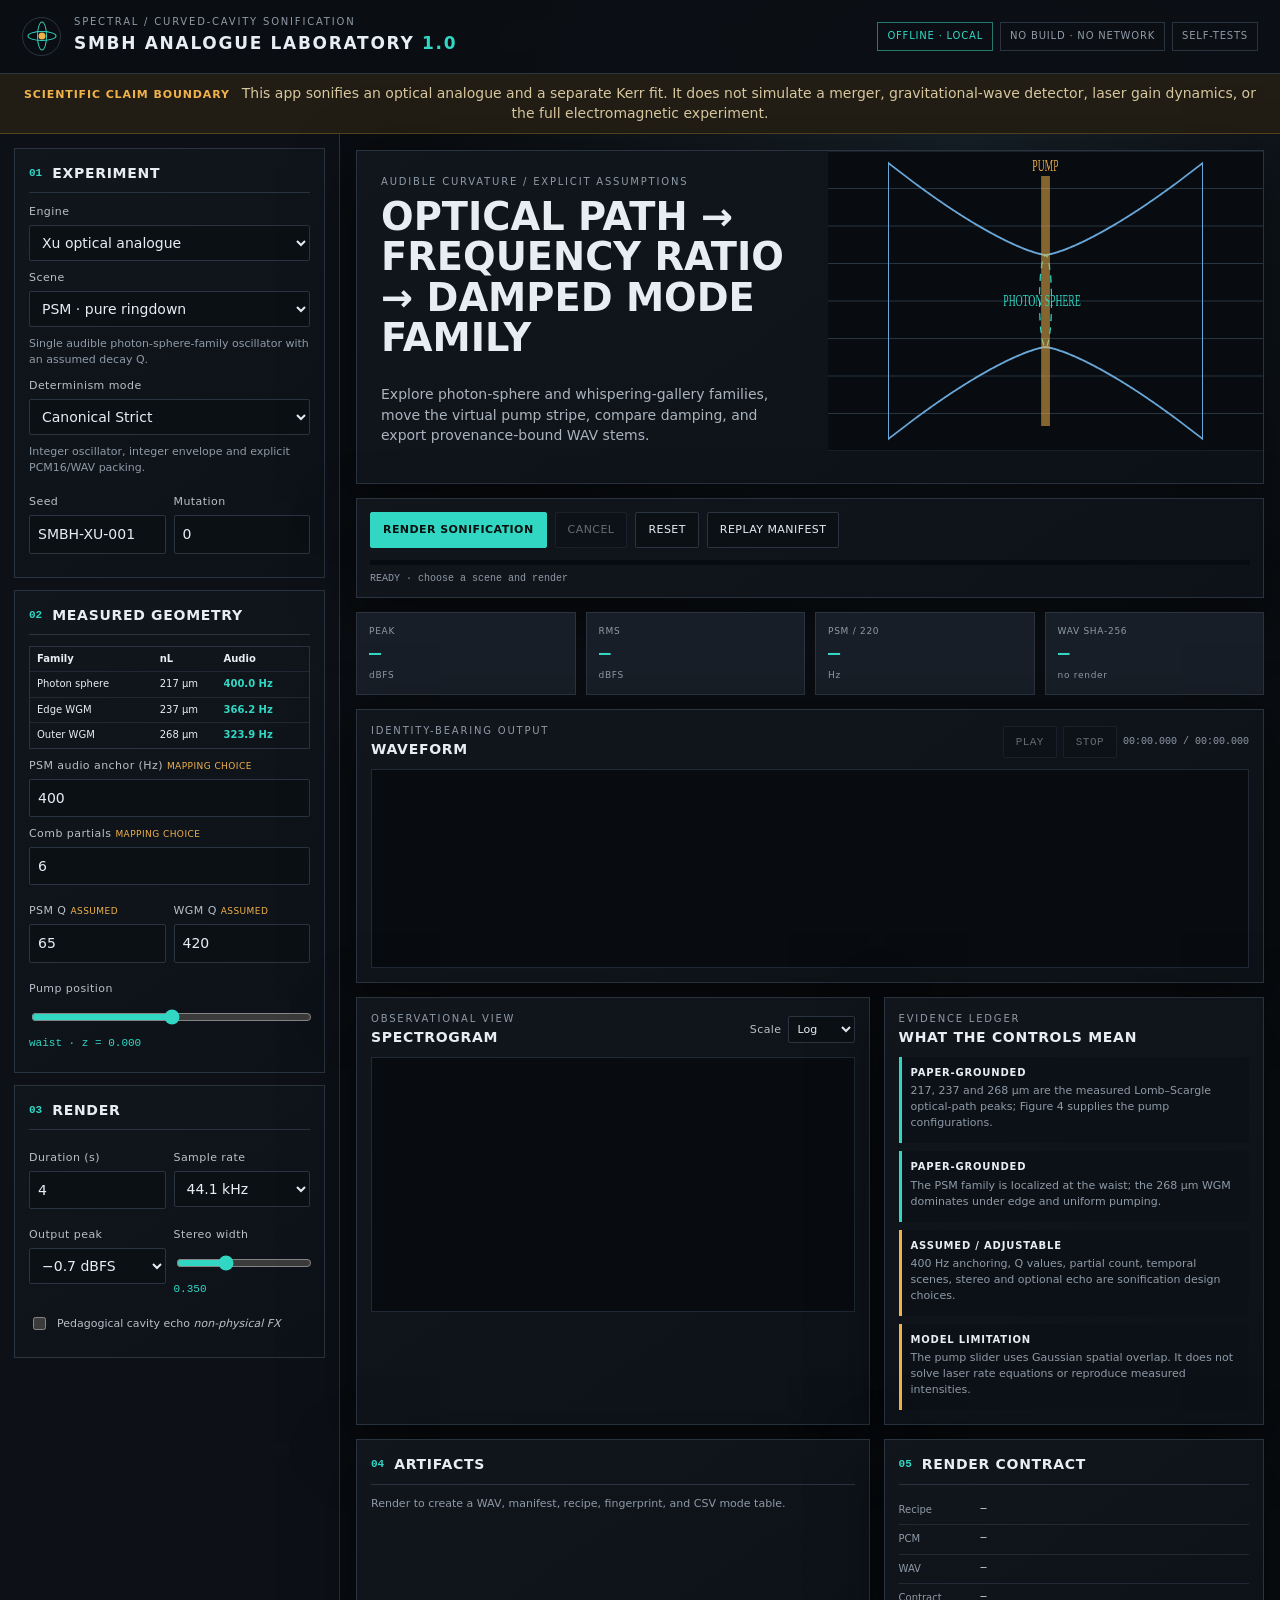
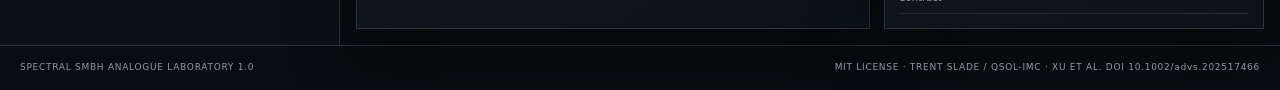
<file: SMBH/index.html>
<!doctype html>
<html lang="en">
<head>
  <meta charset="utf-8">
  <meta name="viewport" content="width=device-width, initial-scale=1">
  <meta name="color-scheme" content="dark">
  <meta http-equiv="Content-Security-Policy" content="default-src 'self' data: blob:; script-src 'self'; style-src 'self'; img-src 'self' data: blob:; media-src 'self' blob:; connect-src 'none'; object-src 'none'; frame-src 'none'; base-uri 'none'; form-action 'none'">
  <title>SPECTRAL SMBH Analogue Laboratory</title>
  <link rel="stylesheet" href="style.css">
</head>
<body>
  <a class="skip" href="#lab">Skip to laboratory</a>
  <noscript><div class="fatal">JavaScript is required. No data leaves this browser.</div></noscript>

  <header class="topbar">
    <div class="brand">
      <div class="mark" aria-hidden="true"><i></i><i></i><i></i></div>
      <div><p class="eyebrow">SPECTRAL / CURVED-CAVITY SONIFICATION</p><h1>SMBH ANALOGUE LABORATORY <b>1.0</b></h1></div>
    </div>
    <div class="chips"><span class="chip good">OFFLINE · LOCAL</span><span class="chip">NO BUILD · NO NETWORK</span><a class="chip link" href="tests/index.html">SELF-TESTS</a></div>
  </header>

  <div class="boundary"><strong>SCIENTIFIC CLAIM BOUNDARY</strong><span>This app sonifies an optical analogue and a separate Kerr fit. It does not simulate a merger, gravitational-wave detector, laser gain dynamics, or the full electromagnetic experiment.</span></div>

  <main class="layout" id="lab">
    <aside class="rack" aria-label="Model controls">
      <section class="panel">
        <div class="heading"><span>01</span><h2>Experiment</h2></div>
        <label class="field"><span>Engine</span><select id="engine"><option value="xu">Xu optical analogue</option><option value="kerr">Kerr 220 extension</option></select></label>
        <label class="field"><span>Scene</span><select id="scene"></select></label>
        <p class="note" id="scene-note"></p>
        <label class="field"><span>Determinism mode</span><select id="mode"><option value="canonical-strict">Canonical Strict</option><option value="replay-safe">Replay Safe</option></select></label>
        <p class="note" id="mode-note"></p>
        <div class="grid two"><label class="field"><span>Seed</span><input id="seed" value="SMBH-XU-001" maxlength="80"></label><label class="field"><span>Mutation</span><input id="mutation" type="number" value="0" min="0" max="2147483647" step="1"></label></div>
      </section>

      <section class="panel xu-only">
        <div class="heading"><span>02</span><h2>Measured geometry</h2></div>
        <div class="source-table" role="table" aria-label="Measured optical paths">
          <div role="row"><b>Family</b><b>nL</b><b>Audio</b></div>
          <div role="row"><span>Photon sphere</span><span>217 μm</span><strong id="psm-hz-read">400.0 Hz</strong></div>
          <div role="row"><span>Edge WGM</span><span>237 μm</span><strong id="edge-hz-read">366.2 Hz</strong></div>
          <div role="row"><span>Outer WGM</span><span>268 μm</span><strong id="outer-hz-read">323.9 Hz</strong></div>
        </div>
        <label class="field"><span>PSM audio anchor (Hz) <em>mapping choice</em></span><input id="anchor" type="number" value="400" min="40" max="2000" step="0.1"></label>
        <label class="field"><span>Comb partials <em>mapping choice</em></span><input id="partials" type="number" value="6" min="1" max="12" step="1"></label>
        <div class="grid two"><label class="field"><span>PSM Q <em>assumed</em></span><input id="q-psm" type="number" value="65" min="1" max="2000" step="1"></label><label class="field"><span>WGM Q <em>assumed</em></span><input id="q-wgm" type="number" value="420" min="1" max="5000" step="1"></label></div>
        <label class="field"><span>Pump position</span><input id="pump" type="range" min="0" max="1000" value="500"><output id="pump-read">waist · z = 0.000</output></label>
      </section>

      <section class="panel kerr-only hidden">
        <div class="heading"><span>02</span><h2>Kerr extension</h2></div>
        <p class="note warning">The Kerr engine is a theoretical sonification extension. It is not part of Xu et al.'s Schwarzschild microcavity experiment.</p>
        <label class="field"><span>Dimensionless spin χ</span><input id="spin" type="range" min="0" max="990" value="700"><output id="spin-read">0.700</output></label>
        <label class="field"><span>Schwarzschild 220 anchor (Hz)</span><input id="kerr-anchor" type="number" value="220" min="40" max="1000" step="0.1"></label>
        <label class="field"><span>Overtone mix</span><input id="overtone" type="range" min="0" max="1000" value="220"><output id="overtone-read">0.220</output></label>
      </section>

      <section class="panel">
        <div class="heading"><span>03</span><h2>Render</h2></div>
        <div class="grid two"><label class="field"><span>Duration (s)</span><input id="duration" type="number" value="12" min="0.5" max="60" step="0.25"></label><label class="field"><span>Sample rate</span><select id="sample-rate"><option value="44100">44.1 kHz</option><option value="48000">48 kHz</option></select></label></div>
        <div class="grid two"><label class="field"><span>Output peak</span><select id="peak"><option value="-0.7">−0.7 dBFS</option><option value="-3">−3 dBFS</option><option value="-6">−6 dBFS</option></select></label><label class="field"><span>Stereo width</span><input id="width" type="range" min="0" max="1000" value="350"><output id="width-read">0.350</output></label></div>
        <label class="switch"><input id="reverb" type="checkbox"><span>Pedagogical cavity echo <em>non-physical FX</em></span></label>
      </section>
    </aside>

    <section class="bench">
      <section class="hero panel">
        <div><p class="eyebrow">AUDIBLE CURVATURE / EXPLICIT ASSUMPTIONS</p><h2>OPTICAL PATH → FREQUENCY RATIO → DAMPED MODE FAMILY</h2><p>Explore photon-sphere and whispering-gallery families, move the virtual pump stripe, compare damping, and export provenance-bound WAV stems.</p></div>
        <canvas id="cavity" width="720" height="300" role="img" aria-label="Curved cavity and pump position"></canvas>
      </section>

      <section class="console panel">
        <div class="actions"><button id="render" class="primary">RENDER SONIFICATION</button><button id="cancel" disabled>CANCEL</button><button id="reset">RESET</button><label class="load">REPLAY MANIFEST<input id="manifest-file" type="file" accept="application/json,.json"></label></div>
        <div class="progress" role="progressbar" aria-valuemin="0" aria-valuemax="100" aria-valuenow="0"><span id="progress"></span></div>
        <div class="status"><span id="status" aria-live="polite">READY · choose a scene and render</span><time id="elapsed"></time></div>
      </section>

      <section class="metrics"><article><span>PEAK</span><strong id="m-peak">—</strong><small>dBFS</small></article><article><span>RMS</span><strong id="m-rms">—</strong><small>dBFS</small></article><article><span>PSM / 220</span><strong id="m-freq">—</strong><small>Hz</small></article><article><span>WAV SHA-256</span><strong id="m-hash">—</strong><small id="m-mode">no render</small></article></section>

      <section class="panel visual">
        <div class="title-row"><div><p class="eyebrow">IDENTITY-BEARING OUTPUT</p><h2>Waveform</h2></div><div class="transport"><button id="play" disabled>PLAY</button><button id="stop" disabled>STOP</button><span id="clock">00:00.000 / 00:00.000</span></div></div>
        <canvas id="waveform" width="1200" height="270" role="img" aria-label="Rendered waveform"></canvas><audio id="audio" preload="metadata"></audio>
      </section>

      <section class="visual-grid">
        <section class="panel visual"><div class="title-row"><div><p class="eyebrow">OBSERVATIONAL VIEW</p><h2>Spectrogram</h2></div><label class="mini">Scale<select id="freq-scale"><option value="log">Log</option><option value="linear">Linear</option></select></label></div><canvas id="spectrogram" width="760" height="400" role="img" aria-label="Rendered spectrogram"></canvas></section>
        <section class="panel"><div class="title-row"><div><p class="eyebrow">EVIDENCE LEDGER</p><h2>What the controls mean</h2></div></div><div id="ledger" class="ledger"></div></section>
      </section>

      <section class="result-grid"><section class="panel"><div class="heading"><span>04</span><h2>Artifacts</h2></div><div id="downloads" class="downloads empty">Render to create a WAV, manifest, recipe, fingerprint, and CSV mode table.</div></section><section class="panel"><div class="heading"><span>05</span><h2>Render contract</h2></div><dl id="contract" class="contract"><div><dt>Recipe</dt><dd>—</dd></div><div><dt>PCM</dt><dd>—</dd></div><div><dt>WAV</dt><dd>—</dd></div><div><dt>Contract</dt><dd>—</dd></div></dl></section></section>
    </section>
  </main>

  <footer><span>SPECTRAL SMBH ANALOGUE LABORATORY 1.0</span><span>MIT LICENSE · TRENT SLADE / QSOL-IMC · XU ET AL. DOI 10.1002/advs.202517466</span></footer>
  <script defer src="app.js"></script>
</body>
</html>
</file>
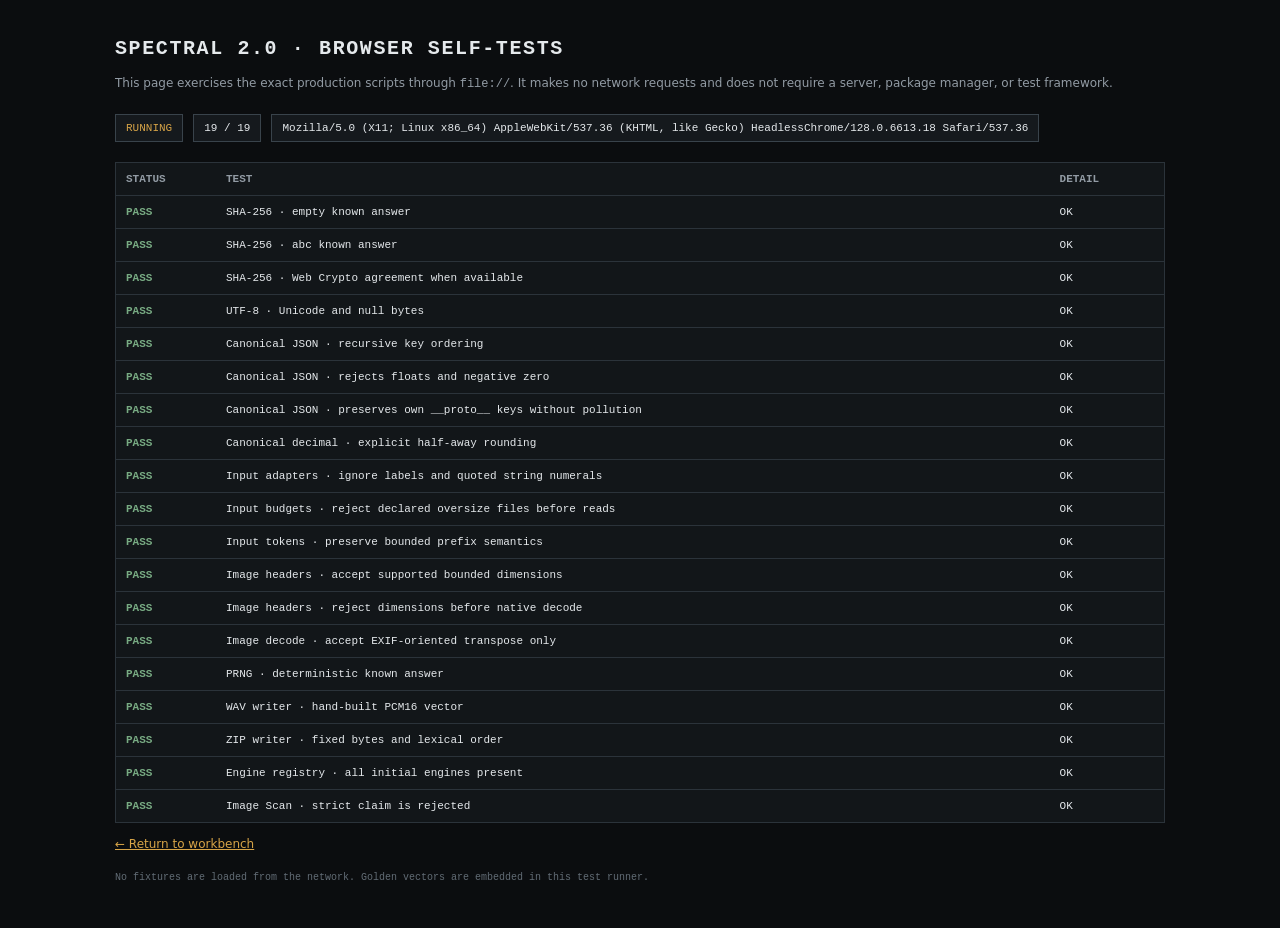
<file: APP/tests/index.html>
<!doctype html>
<html lang="en">
<head>
  <meta charset="utf-8">
  <meta name="viewport" content="width=device-width,initial-scale=1">
  <meta http-equiv="Content-Security-Policy" content="default-src 'self' data: blob:; connect-src 'none'; img-src 'self' data: blob:; media-src 'self' data: blob:; object-src 'none'; frame-src 'none'; font-src 'self'; script-src 'self'; style-src 'self' 'unsafe-inline'; base-uri 'none'; form-action 'none'">
  <title>SPECTRAL 2.0 Browser Self-Tests</title>
  <style>
    :root{color-scheme:dark;font-family:ui-monospace,SFMono-Regular,Consolas,monospace;background:#0b0d0f;color:#e5e9ec}body{max-width:1050px;margin:0 auto;padding:24px}h1{font-size:20px;letter-spacing:.08em}p{color:#929ba4;font:12px/1.6 system-ui,sans-serif}.summary{display:flex;gap:10px;margin:20px 0}.chip{padding:7px 10px;border:1px solid #39434b;background:#15191d;font-size:11px}.running{color:#d7a447}.pass{color:#78ab83}.fail{color:#ca7168}table{width:100%;border-collapse:collapse;background:#121619;border:1px solid #2b333a}th,td{padding:10px;border-bottom:1px solid #2b333a;text-align:left;font-size:11px}th{color:#929ba4}td:nth-child(1){width:80px;font-weight:700}pre{white-space:pre-wrap;color:#ca7168;margin:0;font-size:10px}a{color:#d7a447}footer{margin-top:18px;color:#626c75;font-size:10px}
  </style>
</head>
<body>
  <h1>SPECTRAL 2.0 · BROWSER SELF-TESTS</h1>
  <p>This page exercises the exact production scripts through <code>file://</code>. It makes no network requests and does not require a server, package manager, or test framework.</p>
  <div class="summary"><span class="chip running" id="status">RUNNING</span><span class="chip" id="counts">0 / 0</span><span class="chip" id="runtime">BROWSER</span></div>
  <table><thead><tr><th>STATUS</th><th>TEST</th><th>DETAIL</th></tr></thead><tbody id="results"></tbody></table>
  <p><a href="../index.html">← Return to workbench</a></p>
  <footer>No fixtures are loaded from the network. Golden vectors are embedded in this test runner.</footer>

  <script defer src="../js/core/namespace.js"></script>
  <script defer src="../js/core/canonical.js"></script>
  <script defer src="../js/core/input.js"></script>
  <script defer src="../js/audio/dsp.js"></script>
  <script defer src="../js/audio/wav.js"></script>
  <script defer src="../js/audio/zip.js"></script>
  <script defer src="../js/engines/registry.js"></script>
  <script defer src="../js/engines/symbolic.js"></script>
  <script defer src="../js/engines/data.js"></script>
  <script defer src="../js/provenance/artifacts.js"></script>
  <script defer src="../js/storage/database.js"></script>
  <script defer src="test-runner.js"></script>
</body>
</html>
</file>
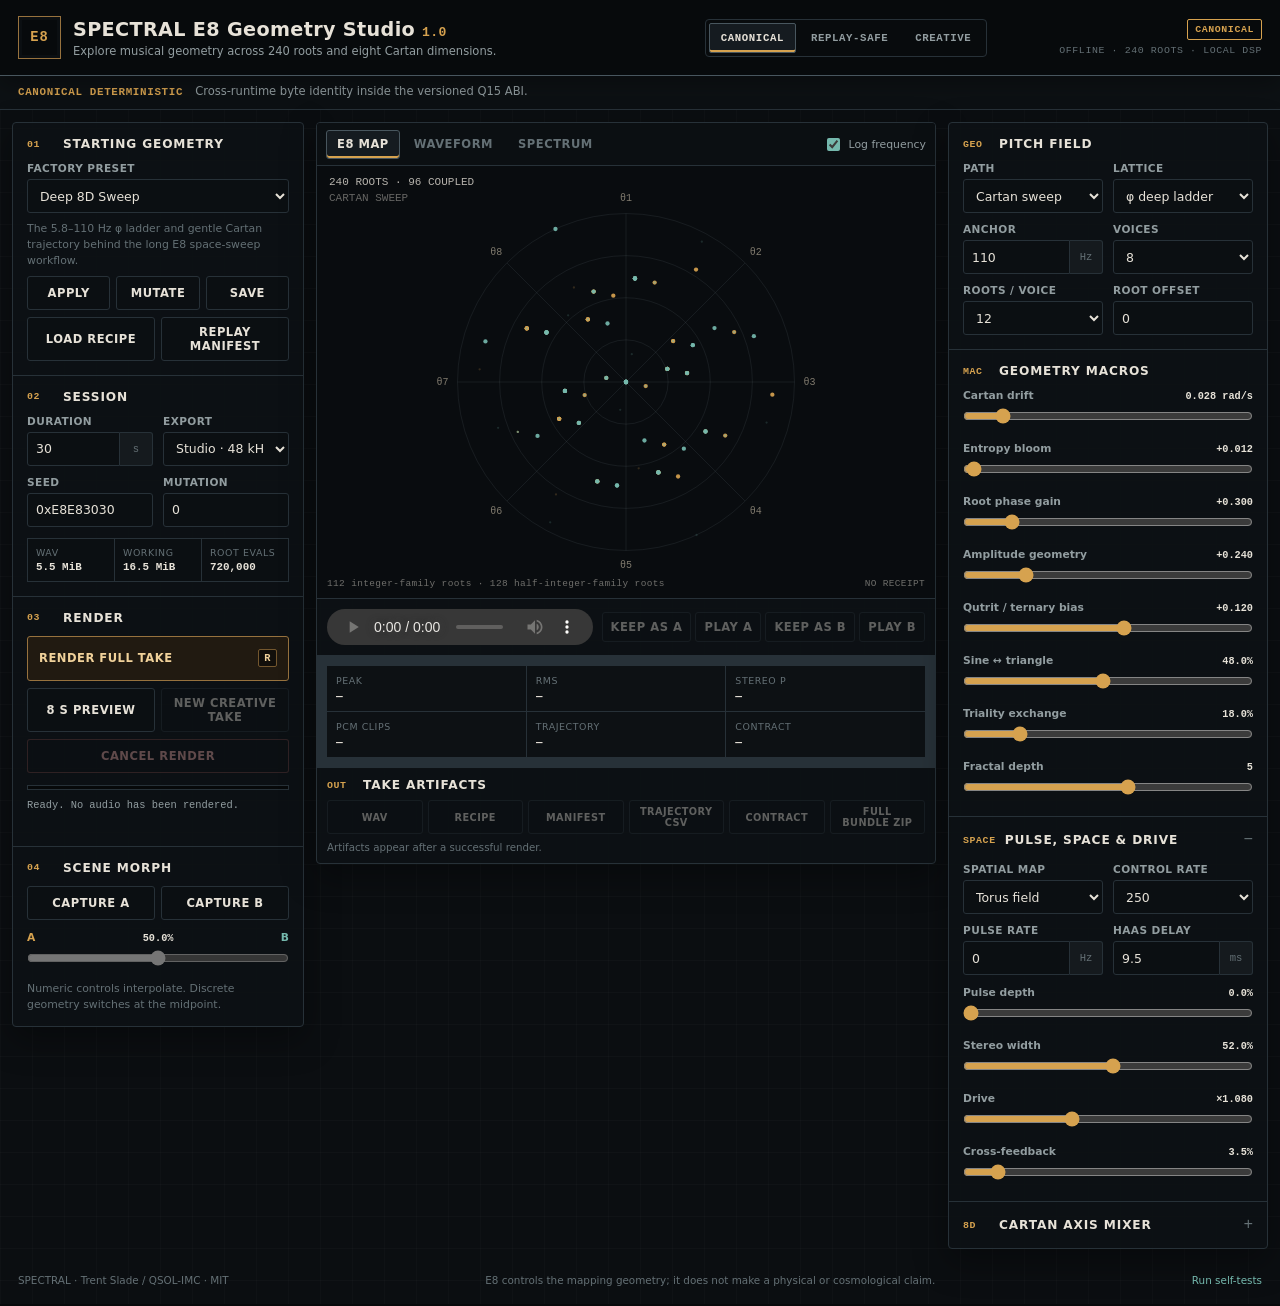
<file: E8/APP/index.html>
<!doctype html>
<html lang="en">
<head>
  <meta charset="utf-8">
  <meta name="viewport" content="width=device-width,initial-scale=1">
  <meta name="color-scheme" content="dark">
  <meta http-equiv="Content-Security-Policy" content="default-src 'self'; script-src 'self'; style-src 'self'; img-src 'self' blob: data:; media-src 'self' blob: data:; connect-src 'none'; object-src 'none'; base-uri 'none'; form-action 'none'">
  <title>SPECTRAL E8 Geometry Studio 1.0</title>
  <link rel="stylesheet" href="style.css">
</head>
<body>
  <noscript><div class="mode-notice"><strong>JavaScript required</strong><span>The renderer is entirely local, but it needs browser JavaScript to synthesize audio.</span></div></noscript>
  <header class="topbar">
    <div class="brand-block">
      <div class="brand-mark" aria-hidden="true">E8</div>
      <div>
        <h1>SPECTRAL E8 Geometry Studio <span>1.0</span></h1>
        <p>Explore musical geometry across 240 roots and eight Cartan dimensions.</p>
      </div>
    </div>
    <fieldset class="mode-switch" aria-label="Render identity mode">
      <legend>Render domain</legend>
      <label class="mode-option strict"><input id="mode-strict" type="radio" name="render-mode" value="canonical_strict" checked><span>Canonical</span></label>
      <label class="mode-option replay"><input id="mode-replay" type="radio" name="render-mode" value="replay_safe"><span>Replay-Safe</span></label>
      <label class="mode-option creative"><input id="mode-creative" type="radio" name="render-mode" value="creative_nondeterministic"><span>Creative</span></label>
    </fieldset>
    <div class="header-state">
      <span id="mode-lamp" class="state-lamp strict">CANONICAL</span>
      <span id="runtime-state">OFFLINE · LOCAL DSP</span>
    </div>
  </header>

  <div id="mode-notice" class="mode-notice" role="status">
    <strong>Canonical Deterministic</strong><span>Cross-runtime byte identity inside the versioned Q15 E8 renderer.</span>
  </div>

  <main class="studio-shell">
    <aside class="rack setup-rack" aria-label="Session and render controls">
      <section class="rack-section preset-section">
        <div class="section-heading"><span>01</span><h2>Starting geometry</h2></div>
        <label class="field-label" for="preset-select">Factory preset</label>
        <select id="preset-select"></select>
        <p id="preset-description" class="field-note"></p>
        <div class="button-row three">
          <button id="apply-preset" type="button">Apply</button>
          <button id="mutate-settings" type="button">Mutate</button>
          <button id="save-preset" type="button">Save</button>
        </div>
        <div class="button-row">
          <button id="load-recipe" type="button">Load recipe</button>
          <button id="replay-manifest" type="button">Replay manifest</button>
        </div>
        <input id="recipe-file" type="file" accept="application/json,.json" hidden>
        <input id="manifest-file" type="file" accept="application/json,.json" hidden>
      </section>

      <section class="rack-section">
        <div class="section-heading"><span>02</span><h2>Session</h2></div>
        <div class="field-grid two">
          <label><span>Duration</span><span class="input-with-unit"><input id="duration-seconds" type="number" min="0.25" max="120" step="0.25" value="30"><em>s</em></span></label>
          <label><span>Export</span><select id="profile-select"></select></label>
          <label><span>Seed</span><input id="seed-input" type="text" value="0xE8E83030" spellcheck="false"></label>
          <label><span>Mutation</span><input id="mutation-input" type="number" min="0" max="2147483647" step="1" value="0"></label>
        </div>
        <div class="estimate-panel" aria-live="polite">
          <div><span>WAV</span><strong id="estimate-wav">—</strong></div>
          <div><span>Working</span><strong id="estimate-memory">—</strong></div>
          <div><span>Root evals</span><strong id="estimate-roots">—</strong></div>
        </div>
      </section>

      <section class="rack-section render-section">
        <div class="section-heading"><span>03</span><h2>Render</h2></div>
        <button id="render-full" class="primary-action" type="button"><span>Render full take</span><kbd>R</kbd></button>
        <div class="button-row">
          <button id="render-preview" type="button">8 s preview</button>
          <button id="new-take" type="button" disabled>New creative take</button>
        </div>
        <button id="cancel-render" class="danger-action" type="button" disabled>Cancel render</button>
        <div class="progress-shell" aria-label="Render progress">
          <div id="render-progress" class="progress-fill"></div>
        </div>
        <div id="render-status" class="render-status" role="status">Ready. No audio has been rendered.</div>
      </section>

      <section class="rack-section scenes-section">
        <div class="section-heading"><span>04</span><h2>Scene morph</h2></div>
        <div class="button-row">
          <button id="capture-scene-a" type="button">Capture A</button>
          <button id="capture-scene-b" type="button">Capture B</button>
        </div>
        <label class="range-field scene-morph">
          <span><b>A</b><output id="scene-morph-output">50%</output><b>B</b></span>
          <input id="scene-morph" type="range" min="0" max="1000" step="1" value="500" disabled>
        </label>
        <p class="field-note">Numeric controls interpolate. Discrete geometry switches at the midpoint.</p>
      </section>
    </aside>

    <section class="work-deck" aria-label="E8 geometry and audio inspection">
      <div class="deck-toolbar">
        <div class="view-tabs" role="tablist" aria-label="Visual inspection">
          <button type="button" class="view-tab active" data-view="geometry" role="tab" aria-selected="true">E8 map</button>
          <button type="button" class="view-tab" data-view="waveform" role="tab" aria-selected="false">Waveform</button>
          <button type="button" class="view-tab" data-view="spectrum" role="tab" aria-selected="false">Spectrum</button>
        </div>
        <label class="compact-check"><input id="log-frequency" type="checkbox" checked><span>Log frequency</span></label>
      </div>

      <div class="canvas-stack">
        <div class="canvas-panel active" data-panel="geometry"><canvas id="geometry-canvas" aria-label="Projected E8 roots and rendered Cartan trajectory"></canvas></div>
        <div class="canvas-panel" data-panel="waveform"><canvas id="waveform-canvas" aria-label="Stereo waveform"></canvas></div>
        <div class="canvas-panel" data-panel="spectrum"><canvas id="spectrum-canvas" aria-label="Audio spectrogram"></canvas></div>
        <div class="canvas-caption">
          <span id="geometry-caption">112 integer-family roots · 128 half-integer-family roots</span>
          <span id="render-hash-short">NO RECEIPT</span>
        </div>
      </div>

      <section class="transport-panel">
        <audio id="audio-player" controls preload="metadata"></audio>
        <div class="comparison-controls">
          <button id="store-audio-a" type="button" disabled>Keep as A</button>
          <button id="play-audio-a" type="button" disabled>Play A</button>
          <button id="store-audio-b" type="button" disabled>Keep as B</button>
          <button id="play-audio-b" type="button" disabled>Play B</button>
        </div>
      </section>

      <section class="result-deck">
        <div class="metric-grid">
          <div><span>Peak</span><strong id="metric-peak">—</strong></div>
          <div><span>RMS</span><strong id="metric-rms">—</strong></div>
          <div><span>Stereo ρ</span><strong id="metric-correlation">—</strong></div>
          <div><span>PCM clips</span><strong id="metric-clips">—</strong></div>
          <div><span>Trajectory</span><strong id="metric-trajectory">—</strong></div>
          <div><span>Contract</span><strong id="metric-contract">—</strong></div>
        </div>
        <div class="artifact-panel">
          <div class="section-heading"><span>OUT</span><h2>Take artifacts</h2></div>
          <div id="artifact-buttons" class="artifact-buttons">
            <button type="button" data-artifact="audio.wav" disabled>WAV</button>
            <button type="button" data-artifact="e8_recipe.json" disabled>Recipe</button>
            <button type="button" data-artifact="manifest.json" disabled>Manifest</button>
            <button type="button" data-artifact="root_trajectory.csv" disabled>Trajectory CSV</button>
            <button type="button" data-artifact="observation_contract.json" disabled>Contract</button>
            <button type="button" data-artifact="bundle.zip" disabled>Full bundle ZIP</button>
          </div>
          <p id="artifact-note">Artifacts appear after a successful render.</p>
        </div>
      </section>
    </section>

    <aside class="rack geometry-rack" aria-label="Geometry and synthesis controls">
      <section class="rack-section">
        <div class="section-heading"><span>GEO</span><h2>Pitch field</h2></div>
        <div class="field-grid two">
          <label><span>Path</span><select data-param="path"><option value="cartan_sweep">Cartan sweep</option><option value="coxeter_orbit">Coxeter orbit</option><option value="triality_spiral">Triality spiral</option><option value="qutrit_orbit">Qutrit 4D orbit</option><option value="root_walk">Root walk</option></select></label>
          <label><span>Lattice</span><select data-param="lattice"><option value="phi_deep">φ deep ladder</option><option value="phi_centered">φ centred</option><option value="harmonic">Harmonic</option><option value="minor_field">Minor field</option><option value="e8_heights">E8 heights</option></select></label>
          <label><span>Anchor</span><span class="input-with-unit"><input data-param="anchor_hz" type="number" min="8" max="4000" step="0.001" value="110"><em>Hz</em></span></label>
          <label><span>Voices</span><select data-param="voice_count"><option>3</option><option>4</option><option>5</option><option>6</option><option>7</option><option selected>8</option></select></label>
          <label><span>Roots / voice</span><select data-param="root_density"><option>8</option><option selected>12</option><option>20</option><option>30</option></select></label>
          <label><span>Root offset</span><input data-param="root_offset" type="number" min="0" max="239" step="1" value="0"></label>
        </div>
      </section>

      <section class="rack-section macro-bank">
        <div class="section-heading"><span>MAC</span><h2>Geometry macros</h2></div>
        <label class="range-field"><span>Cartan drift <output data-output-for="drift_millirad"></output></span><input data-param="drift_millirad" type="range" min="0" max="240" step="1" value="28"></label>
        <label class="range-field"><span>Entropy bloom <output data-output-for="bloom_milli"></output></span><input data-param="bloom_milli" type="range" min="0" max="1000" step="1" value="12"></label>
        <label class="range-field"><span>Root phase gain <output data-output-for="phase_gain_milli"></output></span><input data-param="phase_gain_milli" type="range" min="0" max="2000" step="1" value="300"></label>
        <label class="range-field"><span>Amplitude geometry <output data-output-for="amplitude_gain_milli"></output></span><input data-param="amplitude_gain_milli" type="range" min="0" max="1200" step="1" value="240"></label>
        <label class="range-field"><span>Qutrit / ternary bias <output data-output-for="ternary_bias_milli"></output></span><input data-param="ternary_bias_milli" type="range" min="-1000" max="1000" step="1" value="120"></label>
        <label class="range-field"><span>Sine ↔ triangle <output data-output-for="wave_morph_milli"></output></span><input data-param="wave_morph_milli" type="range" min="0" max="1000" step="1" value="480"></label>
        <label class="range-field"><span>Triality exchange <output data-output-for="triality_milli"></output></span><input data-param="triality_milli" type="range" min="0" max="1000" step="1" value="180"></label>
        <label class="range-field"><span>Fractal depth <output data-output-for="fractal_depth"></output></span><input data-param="fractal_depth" type="range" min="1" max="8" step="1" value="5"></label>
      </section>

      <details class="rack-section" open>
        <summary><span>SPACE</span><b>Pulse, space &amp; drive</b></summary>
        <div class="field-grid two details-body">
          <label><span>Spatial map</span><select data-param="spatial_mode"><option value="near_mono">Near mono</option><option value="torus_field" selected>Torus field</option><option value="orbit">Orbit</option><option value="triality">Triality</option><option value="trinaural">Trinaural</option><option value="qutrit4d">Qutrit 4D</option></select></label>
          <label><span>Control rate</span><select data-param="control_rate_hz"><option>100</option><option>200</option><option selected>250</option><option>500</option></select></label>
          <label><span>Pulse rate</span><span class="input-with-unit"><input data-param="pulse_rate_hz" type="number" min="0" max="30" step="0.001" value="0"><em>Hz</em></span></label>
          <label><span>Haas delay</span><span class="input-with-unit"><input data-param="haas_ms" type="number" min="0" max="30" step="0.1" value="9.5"><em>ms</em></span></label>
        </div>
        <label class="range-field"><span>Pulse depth <output data-output-for="pulse_depth_milli"></output></span><input data-param="pulse_depth_milli" type="range" min="0" max="1000" step="1" value="0"></label>
        <label class="range-field"><span>Stereo width <output data-output-for="width_milli"></output></span><input data-param="width_milli" type="range" min="0" max="1000" step="1" value="520"></label>
        <label class="range-field"><span>Drive <output data-output-for="drive_milli"></output></span><input data-param="drive_milli" type="range" min="250" max="2500" step="1" value="1080"></label>
        <label class="range-field"><span>Cross-feedback <output data-output-for="feedback_milli"></output></span><input data-param="feedback_milli" type="range" min="0" max="350" step="1" value="35"></label>
      </details>

      <details class="rack-section axis-mixer">
        <summary><span>8D</span><b>Cartan axis mixer</b></summary>
        <p class="field-note details-body">Weight each Cartan direction without changing the underlying 240-root system.</p>
        <div class="axis-grid">
          <label><span>θ1</span><input data-axis="0" type="range" min="0" max="1500" step="1" value="1000"><output data-axis-output="0">1.000</output></label>
          <label><span>θ2</span><input data-axis="1" type="range" min="0" max="1500" step="1" value="1000"><output data-axis-output="1">1.000</output></label>
          <label><span>θ3</span><input data-axis="2" type="range" min="0" max="1500" step="1" value="1000"><output data-axis-output="2">1.000</output></label>
          <label><span>θ4</span><input data-axis="3" type="range" min="0" max="1500" step="1" value="1000"><output data-axis-output="3">1.000</output></label>
          <label><span>θ5</span><input data-axis="4" type="range" min="0" max="1500" step="1" value="1000"><output data-axis-output="4">1.000</output></label>
          <label><span>θ6</span><input data-axis="5" type="range" min="0" max="1500" step="1" value="1000"><output data-axis-output="5">1.000</output></label>
          <label><span>θ7</span><input data-axis="6" type="range" min="0" max="1500" step="1" value="1000"><output data-axis-output="6">1.000</output></label>
          <label><span>θ8</span><input data-axis="7" type="range" min="0" max="1500" step="1" value="1000"><output data-axis-output="7">1.000</output></label>
        </div>
        <button id="reset-axes" type="button">Reset all axes</button>
      </details>
    </aside>
  </main>

  <footer>
    <span>SPECTRAL · Trent Slade / QSOL-IMC · MIT</span>
    <span>E8 controls the mapping geometry; it does not make a physical or cosmological claim.</span>
    <a href="tests/index.html">Run self-tests</a>
  </footer>

  <script src="js/core.js" defer></script>
  <script src="js/audio.js" defer></script>
  <script src="js/engine.js" defer></script>
  <script src="js/provenance.js" defer></script>
  <script src="js/visuals.js" defer></script>
  <script src="js/ui.js" defer></script>
  <script src="app.js" defer></script>
</body>
</html>
</file>
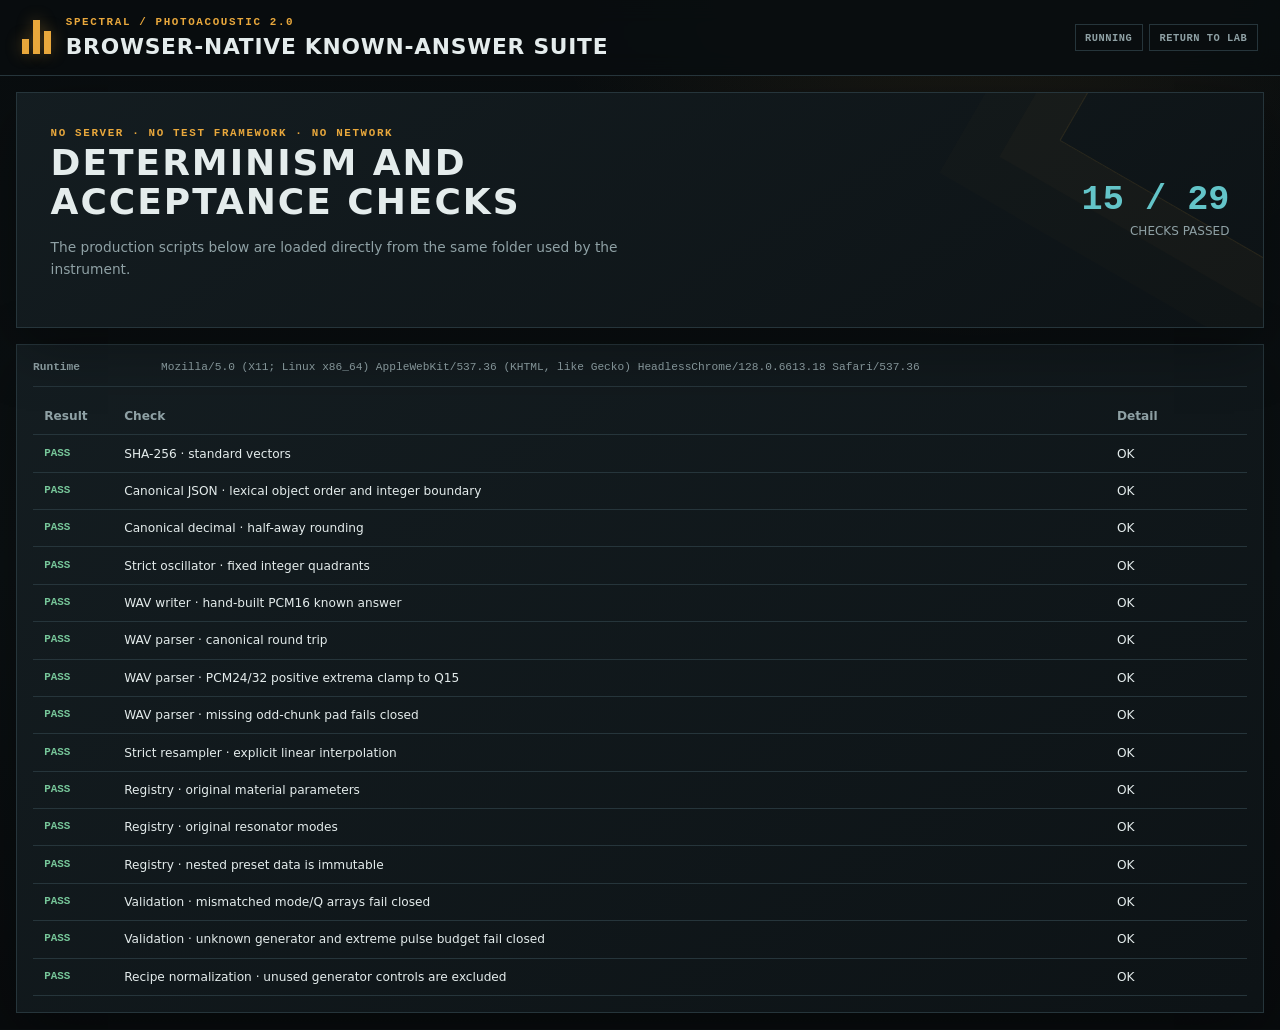
<file: PHOTOACOUSTIC/tests/index.html>
<!doctype html>
<html lang="en">
<head>
  <meta charset="utf-8">
  <meta name="viewport" content="width=device-width, initial-scale=1">
  <meta http-equiv="Content-Security-Policy" content="default-src 'self' data: blob:; script-src 'self'; style-src 'self'; font-src 'self'; img-src 'self' data: blob:; media-src 'self' blob:; connect-src 'none'; frame-src 'none'; worker-src 'none'; object-src 'none'; base-uri 'none'; form-action 'none'">
  <title>SPECTRAL Photoacoustic 2.0 · Self-Tests</title>
  <link rel="stylesheet" href="../style.css">
  <link rel="stylesheet" href="test-style.css">
</head>
<body class="test-page">
  <header class="topbar">
    <div class="brand"><div class="brand-mark"><span></span><span></span><span></span></div><div><p class="eyebrow">SPECTRAL / PHOTOACOUSTIC 2.0</p><h1>BROWSER-NATIVE KNOWN-ANSWER SUITE</h1></div></div>
    <div class="status-cluster"><span id="status" class="status-chip">RUNNING</span><a class="status-chip link" href="../index.html">RETURN TO LAB</a></div>
  </header>
  <main class="test-main">
    <section class="hero-panel test-hero"><div><p class="eyebrow">NO SERVER · NO TEST FRAMEWORK · NO NETWORK</p><h2>Determinism and acceptance checks</h2><p>The production scripts below are loaded directly from the same folder used by the instrument.</p></div><div class="test-count"><strong id="counts">0 / 0</strong><span>checks passed</span></div></section>
    <section class="panel"><div class="runtime"><strong>Runtime</strong><span id="runtime"></span></div><table class="test-table"><thead><tr><th>Result</th><th>Check</th><th>Detail</th></tr></thead><tbody id="results"></tbody></table></section>
  </main>
  <script defer src="network-guard.js"></script>
  <script defer src="../js/core.js"></script>
  <script defer src="../js/wav.js"></script>
  <script defer src="../js/model.js"></script>
  <script defer src="../js/provenance.js"></script>
  <script defer src="../js/storage.js"></script>
  <script defer src="test-runner.js"></script>
</body>
</html>
</file>
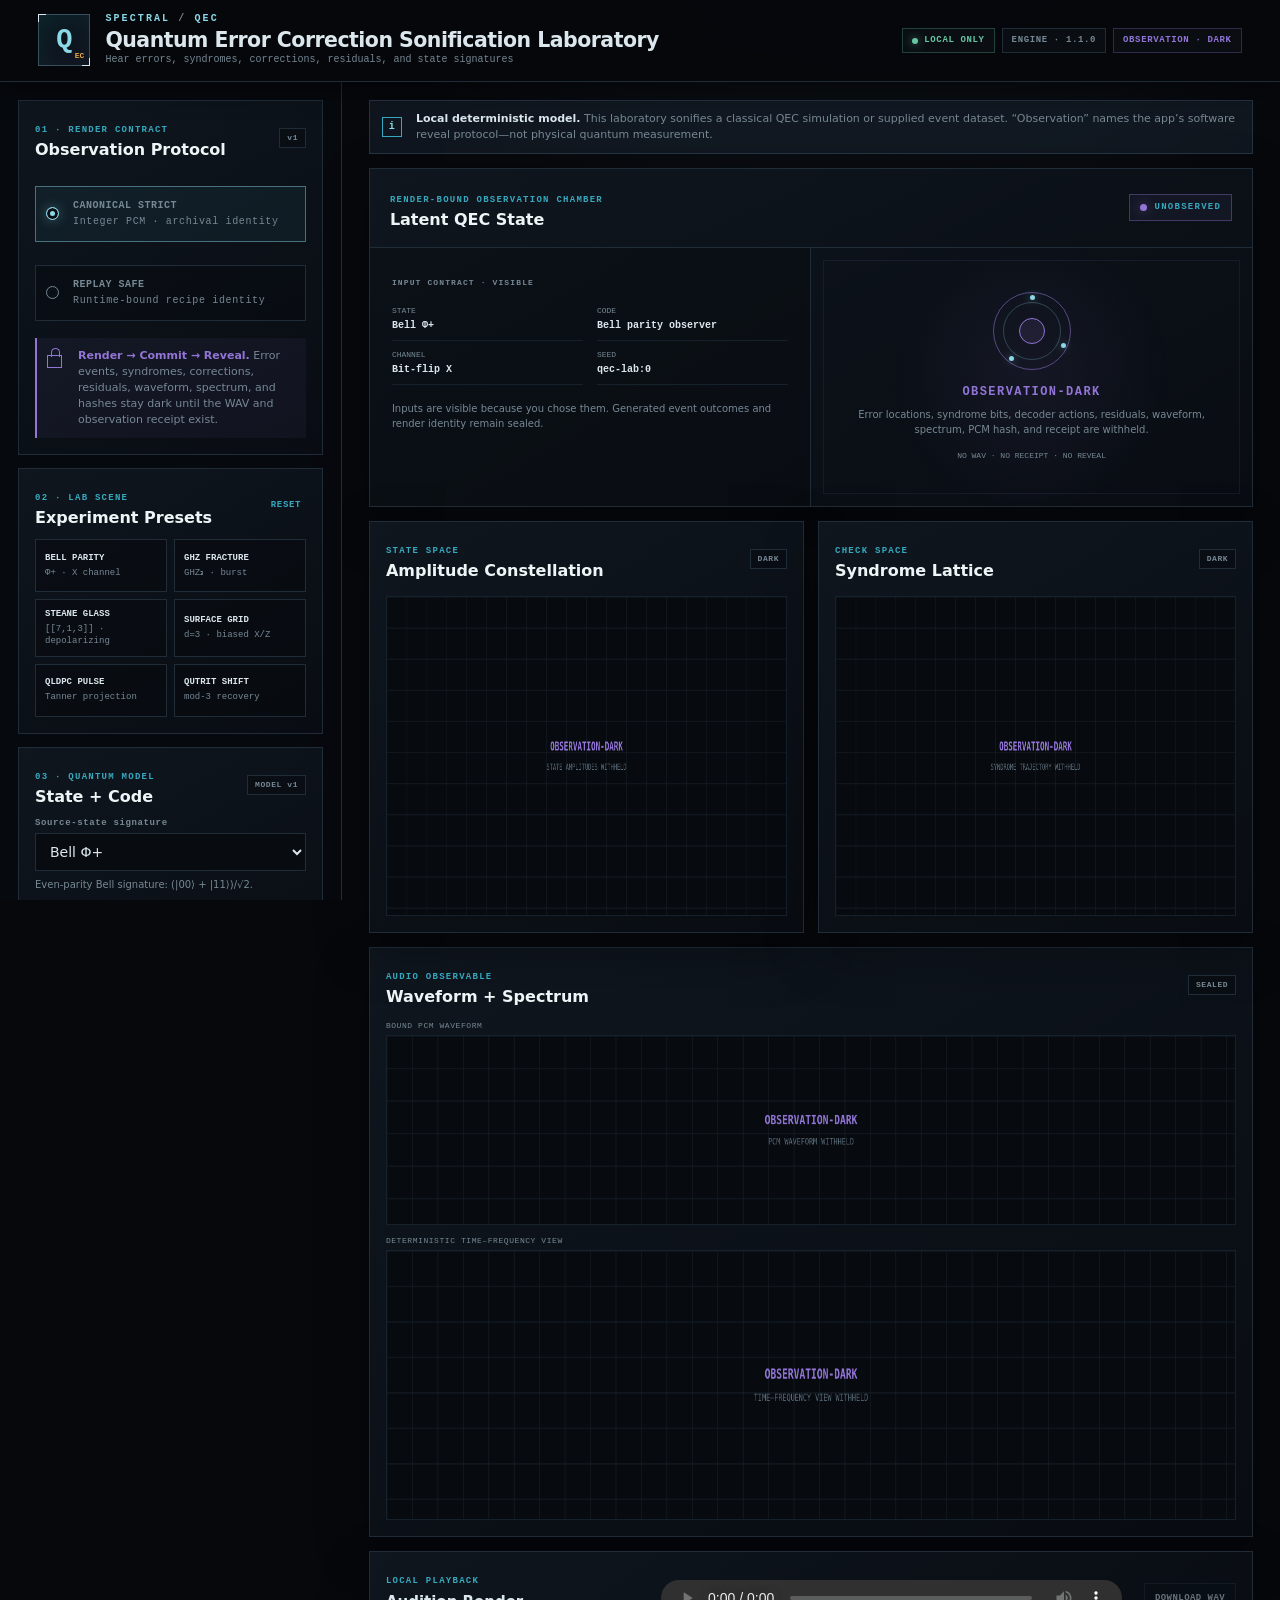
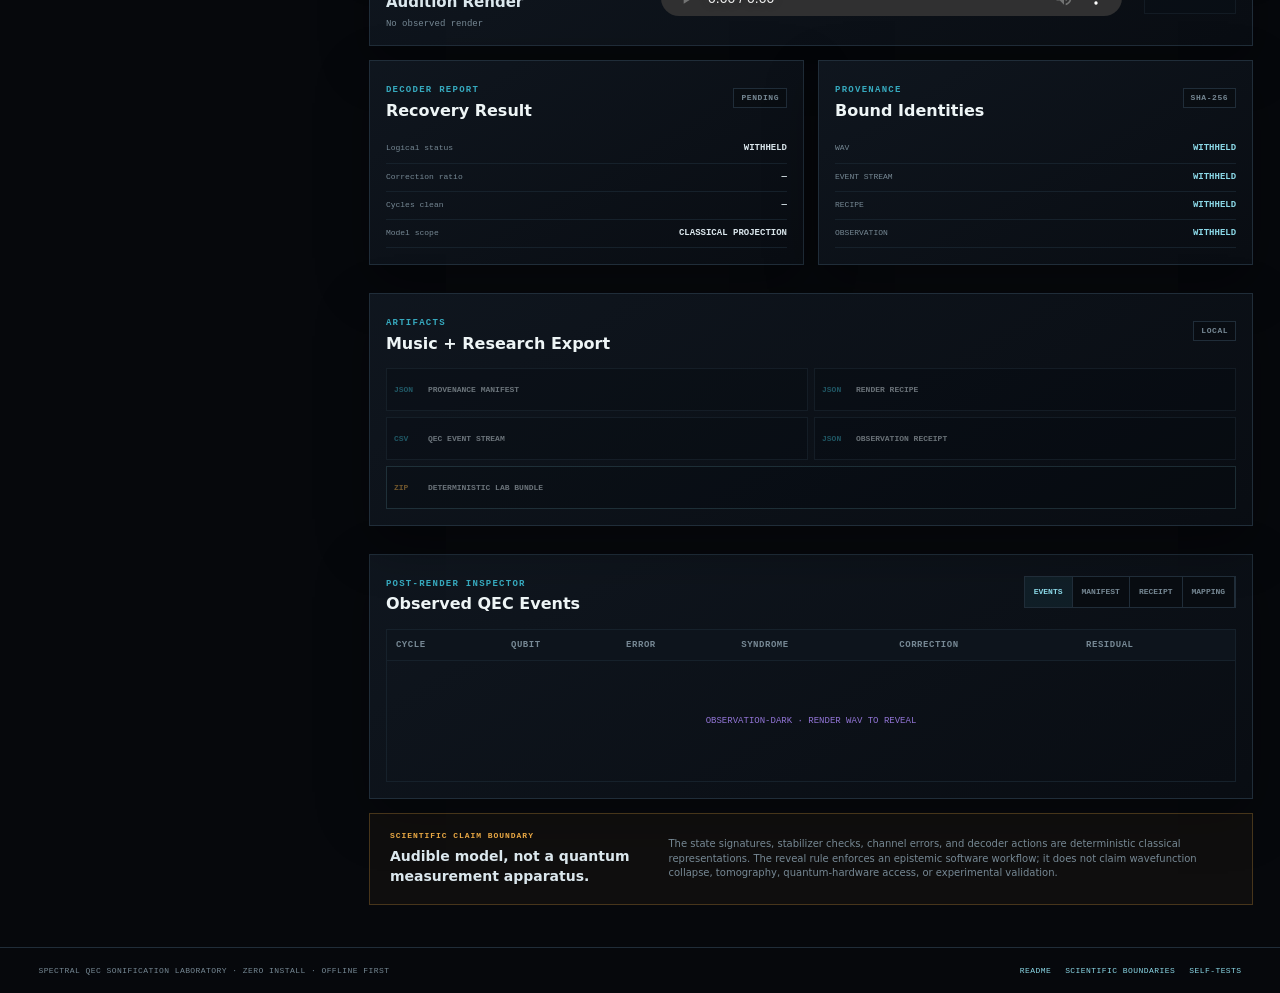
<file: QEC/APP/index.html>
<!doctype html>
<html lang="en">
<head>
  <meta charset="utf-8">
  <meta name="viewport" content="width=device-width, initial-scale=1">
  <meta name="color-scheme" content="dark">
  <meta http-equiv="Content-Security-Policy" content="default-src 'self' data: blob:; connect-src 'none'; img-src 'self' data: blob:; media-src 'self' data: blob:; object-src 'none'; frame-src 'none'; font-src 'self'; script-src 'self'; style-src 'self'; base-uri 'none'; form-action 'none'">
  <title>SPECTRAL QEC Sonification Laboratory 1.0</title>
  <link rel="stylesheet" href="style.css">
</head>
<body>
  <noscript><div class="fatal">This laboratory requires JavaScript. It never sends data anywhere.</div></noscript>

  <div id="qec-lab">
    <header class="app-header">
      <div class="brand">
        <div class="brand-mark" aria-hidden="true"><b>Q</b><span>EC</span></div>
        <div class="brand-copy">
          <div class="brand-line">SPECTRAL <i>/</i> QEC</div>
          <h1>Quantum Error Correction Sonification Laboratory</h1>
          <p>Hear errors, syndromes, corrections, residuals, and state signatures</p>
        </div>
      </div>
      <div class="header-status" aria-label="Laboratory status">
        <span class="chip local"><i></i>LOCAL ONLY</span>
        <span class="chip">ENGINE · 1.1.0</span>
        <span class="chip dark" id="header-observation">OBSERVATION · DARK</span>
      </div>
    </header>

    <main class="lab-shell">
      <aside class="controls" aria-label="Experiment controls">
        <section class="panel control-panel">
          <div class="panel-title"><div><span>01 · RENDER CONTRACT</span><h2>Observation Protocol</h2></div><b>v1</b></div>
          <div class="mode-grid">
            <label class="mode-card selected"><input class="identity" type="radio" name="mode" value="canonical_strict" checked><i></i><span><strong>CANONICAL STRICT</strong><small>Integer PCM · archival identity</small></span></label>
            <label class="mode-card"><input class="identity" type="radio" name="mode" value="replay_safe"><i></i><span><strong>REPLAY SAFE</strong><small>Runtime-bound recipe identity</small></span></label>
          </div>
          <div class="protocol-note"><span class="mini-lock"></span><p><strong>Render → Commit → Reveal.</strong> Error events, syndromes, corrections, residuals, waveform, spectrum, and hashes stay dark until the WAV and observation receipt exist.</p></div>
        </section>

        <section class="panel control-panel">
          <div class="panel-title compact"><div><span>02 · LAB SCENE</span><h2>Experiment Presets</h2></div><button id="reset" class="text-button" type="button">RESET</button></div>
          <div class="preset-grid" id="preset-grid">
            <button type="button" data-preset="bell"><strong>BELL PARITY</strong><small>Φ+ · X channel</small></button>
            <button type="button" data-preset="ghz"><strong>GHZ FRACTURE</strong><small>GHZ₃ · burst</small></button>
            <button type="button" data-preset="steane"><strong>STEANE GLASS</strong><small>[[7,1,3]] · depolarizing</small></button>
            <button type="button" data-preset="surface"><strong>SURFACE GRID</strong><small>d=3 · biased X/Z</small></button>
            <button type="button" data-preset="qldpc"><strong>QLDPC PULSE</strong><small>Tanner projection</small></button>
            <button type="button" data-preset="qutrit"><strong>QUTRIT SHIFT</strong><small>mod-3 recovery</small></button>
          </div>
        </section>

        <section class="panel control-panel">
          <div class="panel-title compact"><div><span>03 · QUANTUM MODEL</span><h2>State + Code</h2></div><b>MODEL v1</b></div>
          <label for="state">Source-state signature</label>
          <select class="identity" id="state"></select>
          <p class="field-note" id="state-note"></p>
          <label for="code">QEC code / observer</label>
          <select class="identity" id="code"></select>
          <div class="code-spec" id="code-spec"><div><span>n</span><b>—</b></div><div><span>k</span><b>—</b></div><div><span>d</span><b>—</b></div><div><span>checks</span><b>—</b></div></div>
          <p class="field-note" id="code-note"></p>
        </section>

        <section class="panel control-panel">
          <div class="panel-title compact"><div><span>04 · ERROR CHANNEL</span><h2>Noise + Recovery</h2></div></div>
          <label for="noise">Error model</label>
          <select class="identity" id="noise"></select>
          <p class="field-note" id="noise-note"></p>
          <label for="decoder">Decoder projection</label>
          <select class="identity" id="decoder"></select>
          <p class="field-note" id="decoder-note"></p>
          <div class="two-cols">
            <label><span>Error rate</span><div class="unit"><input class="identity" id="error-rate" type="number" value="12" min="0" max="75" step="0.1"><i>%</i></div></label>
            <label><span>QEC cycles</span><input class="identity" id="cycles" type="number" value="16" min="1" max="64" step="1"></label>
            <label><span>Max iterations</span><input class="identity" id="iterations" type="number" value="8" min="1" max="32" step="1"></label>
            <label><span>Mutation</span><input class="identity" id="mutation" type="number" value="0" min="0" max="4294967295" step="1"></label>
          </div>
        </section>

        <section class="panel control-panel">
          <div class="panel-title compact"><div><span>05 · MUSICAL MAPPING</span><h2>Instrument Layer</h2></div></div>
          <label for="texture">Sonic texture</label>
          <select class="identity" id="texture">
            <option value="harmonic_glass">Harmonic Glass</option>
            <option value="mos_lattice">MOS 6581 Lattice</option>
            <option value="industrial_pauli">Industrial Pauli Frame</option>
            <option value="dark_subspace">Dark Subspace</option>
          </select>
          <div class="two-cols">
            <label><span>Tuning A</span><div class="unit"><input class="identity" id="tuning" type="number" value="432" min="400" max="480" step="1"><i>Hz</i></div></label>
            <label><span>Tempo</span><div class="unit"><input class="identity" id="tempo" type="number" value="140" min="40" max="240" step="1"><i>BPM</i></div></label>
            <label><span>Duration</span><select class="identity" id="duration"><option value="4">4 s</option><option value="8" selected>8 s</option><option value="16">16 s</option><option value="30">30 s</option></select></label>
            <label><span>Stereo width</span><div class="unit"><input class="identity" id="width" type="number" value="72" min="0" max="100" step="1"><i>%</i></div></label>
          </div>
          <label class="range-label" for="intensity"><span>Mapping intensity <output id="intensity-out">70%</output></span><input class="identity" id="intensity" type="range" min="10" max="100" value="70"></label>
          <label class="toggle-row"><input class="identity" id="drone" type="checkbox" checked><i></i><span><strong>STATE DRONE</strong><small>Keep the selected state audible beneath QEC events</small></span></label>
        </section>

        <section class="panel control-panel">
          <div class="panel-title compact"><div><span>06 · LOCAL DATASET</span><h2>QEC Event Source</h2></div><b>OFFLINE</b></div>
          <div class="drop-zone" id="drop-zone">
            <span>⇩</span><strong>DROP QEC DATASET</strong><small>CSV · TSV · JSON · local bytes only</small>
            <button class="secondary" id="choose-file" type="button">CHOOSE FILE</button>
            <input id="file-input" type="file" accept=".csv,.tsv,.json,.txt" hidden>
          </div>
          <div class="source-status" id="source-status"><span>GENERATED EXPERIMENT</span><small>No external source loaded</small></div>
          <button class="text-button danger" id="clear-source" type="button" hidden>CLEAR DATASET</button>
        </section>

        <section class="panel control-panel render-panel">
          <button class="render-button" id="render" type="button"><span>▶</span><div><strong>RENDER WAV + OBSERVE</strong><small>Bind audio, events, hashes, and receipt</small></div></button>
          <div class="progress" id="progress"><div><span></span></div><p>READY · OBSERVATION REMAINS DARK</p></div>
        </section>
      </aside>

      <section class="stage">
        <div class="notice"><span>i</span><p><strong>Local deterministic model.</strong> This laboratory sonifies a classical QEC simulation or supplied event dataset. “Observation” names the app’s software reveal protocol—not physical quantum measurement.</p></div>

        <section class="panel chamber" id="chamber">
          <div class="chamber-head"><div><span>RENDER-BOUND OBSERVATION CHAMBER</span><h2>Latent QEC State</h2></div><div class="observation-badge dark" id="observation-badge"><i></i><span>UNOBSERVED</span></div></div>
          <div class="chamber-grid">
            <article class="latent-card">
              <span class="card-index">INPUT CONTRACT · VISIBLE</span>
              <dl>
                <div><dt>STATE</dt><dd id="latent-state">Bell Φ+</dd></div>
                <div><dt>CODE</dt><dd id="latent-code">Bell parity observer</dd></div>
                <div><dt>CHANNEL</dt><dd id="latent-noise">Bit-flip X</dd></div>
                <div><dt>SEED</dt><dd id="latent-seed">qec-lab:0</dd></div>
              </dl>
              <p>Inputs are visible because you chose them. Generated event outcomes and render identity remain sealed.</p>
            </article>
            <article class="lock-card" id="lock-card">
              <div class="orbit" aria-hidden="true"><span></span><i></i><b></b></div>
              <strong>OBSERVATION-DARK</strong>
              <p>Error locations, syndrome bits, decoder actions, residuals, waveform, spectrum, PCM hash, and receipt are withheld.</p>
              <code>NO WAV · NO RECEIPT · NO REVEAL</code>
            </article>
          </div>
          <div class="summary-grid hidden" id="summary-grid">
            <article><span>ERROR EVENTS</span><strong id="sum-errors">—</strong><small>Injected channel events</small></article>
            <article><span>SYNDROME WEIGHT</span><strong id="sum-syndrome">—</strong><small>Across all cycles</small></article>
            <article><span>CORRECTIONS</span><strong id="sum-corrections">—</strong><small>Decoder actions</small></article>
            <article><span>RESIDUALS</span><strong id="sum-residuals">—</strong><small>Post-recovery errors</small></article>
          </div>
        </section>

        <div class="visual-grid">
          <section class="panel visual"><div class="visual-head"><div><span>STATE SPACE</span><h2>Amplitude Constellation</h2></div><b id="state-tag">DARK</b></div><canvas id="state-canvas" width="900" height="460"></canvas></section>
          <section class="panel visual"><div class="visual-head"><div><span>CHECK SPACE</span><h2>Syndrome Lattice</h2></div><b id="syndrome-tag">DARK</b></div><canvas id="syndrome-canvas" width="900" height="460"></canvas></section>
        </div>

        <section class="panel audio-panel">
          <div class="visual-head"><div><span>AUDIO OBSERVABLE</span><h2>Waveform + Spectrum</h2></div><b id="audio-tag">SEALED</b></div>
          <label>BOUND PCM WAVEFORM</label><canvas id="waveform" width="1500" height="260"></canvas>
          <label>DETERMINISTIC TIME–FREQUENCY VIEW</label><canvas id="spectrum" width="1500" height="340"></canvas>
        </section>

        <section class="panel transport">
          <div><span>LOCAL PLAYBACK</span><h2>Audition Render</h2><p id="render-name">No observed render</p></div>
          <audio id="audio" controls preload="metadata"></audio>
          <button class="secondary" id="download-wav" type="button" disabled>DOWNLOAD WAV</button>
        </section>

        <div class="output-grid">
          <section class="panel output-card"><div class="visual-head"><div><span>DECODER REPORT</span><h2>Recovery Result</h2></div><b class="result neutral" id="recovery-badge">PENDING</b></div><dl class="result-list"><div><dt>Logical status</dt><dd id="logical-status">WITHHELD</dd></div><div><dt>Correction ratio</dt><dd id="correction-ratio">—</dd></div><div><dt>Cycles clean</dt><dd id="clean-cycles">—</dd></div><div><dt>Model scope</dt><dd>CLASSICAL PROJECTION</dd></div></dl></section>
          <section class="panel output-card"><div class="visual-head"><div><span>PROVENANCE</span><h2>Bound Identities</h2></div><b>SHA-256</b></div><dl class="hash-list"><div><dt>WAV</dt><dd id="wav-hash">WITHHELD</dd></div><div><dt>EVENT STREAM</dt><dd id="event-hash">WITHHELD</dd></div><div><dt>RECIPE</dt><dd id="recipe-hash">WITHHELD</dd></div><div><dt>OBSERVATION</dt><dd id="receipt-hash">WITHHELD</dd></div></dl></section>
          <section class="panel output-card"><div class="visual-head"><div><span>ARTIFACTS</span><h2>Music + Research Export</h2></div><b>LOCAL</b></div><div class="download-grid"><button data-download="manifest" disabled><span>JSON</span><strong>PROVENANCE MANIFEST</strong></button><button data-download="recipe" disabled><span>JSON</span><strong>RENDER RECIPE</strong></button><button data-download="events" disabled><span>CSV</span><strong>QEC EVENT STREAM</strong></button><button data-download="receipt" disabled><span>JSON</span><strong>OBSERVATION RECEIPT</strong></button><button class="bundle" data-download="bundle" disabled><span>ZIP</span><strong>DETERMINISTIC LAB BUNDLE</strong></button></div></section>
        </div>

        <section class="panel inspector">
          <div class="inspector-head"><div><span>POST-RENDER INSPECTOR</span><h2>Observed QEC Events</h2></div><div class="tabs" role="tablist"><button class="active" data-tab="events">EVENTS</button><button data-tab="manifest">MANIFEST</button><button data-tab="receipt">RECEIPT</button><button data-tab="mapping">MAPPING</button></div></div>
          <div class="table-wrap" id="event-view"><table><thead><tr><th>CYCLE</th><th>QUBIT</th><th>ERROR</th><th>SYNDROME</th><th>CORRECTION</th><th>RESIDUAL</th></tr></thead><tbody id="event-body"><tr><td colspan="6">OBSERVATION-DARK · RENDER WAV TO REVEAL</td></tr></tbody></table></div>
          <pre id="json-view" hidden>OBSERVATION-DARK</pre>
        </section>

        <section class="boundary"><div><span>SCIENTIFIC CLAIM BOUNDARY</span><strong>Audible model, not a quantum measurement apparatus.</strong></div><p>The state signatures, stabilizer checks, channel errors, and decoder actions are deterministic classical representations. The reveal rule enforces an epistemic software workflow; it does not claim wavefunction collapse, tomography, quantum-hardware access, or experimental validation.</p></section>
      </section>
    </main>

    <footer><span>SPECTRAL QEC SONIFICATION LABORATORY · ZERO INSTALL · OFFLINE FIRST</span><nav><a href="README.md">README</a><a href="docs/SCIENTIFIC_BOUNDARIES.md">SCIENTIFIC BOUNDARIES</a><a href="tests/index.html">SELF-TESTS</a></nav></footer>
    <div class="toast" id="toast" role="status" aria-live="polite"></div>
  </div>

  <script src="app.js"></script>
</body>
</html>
</file>
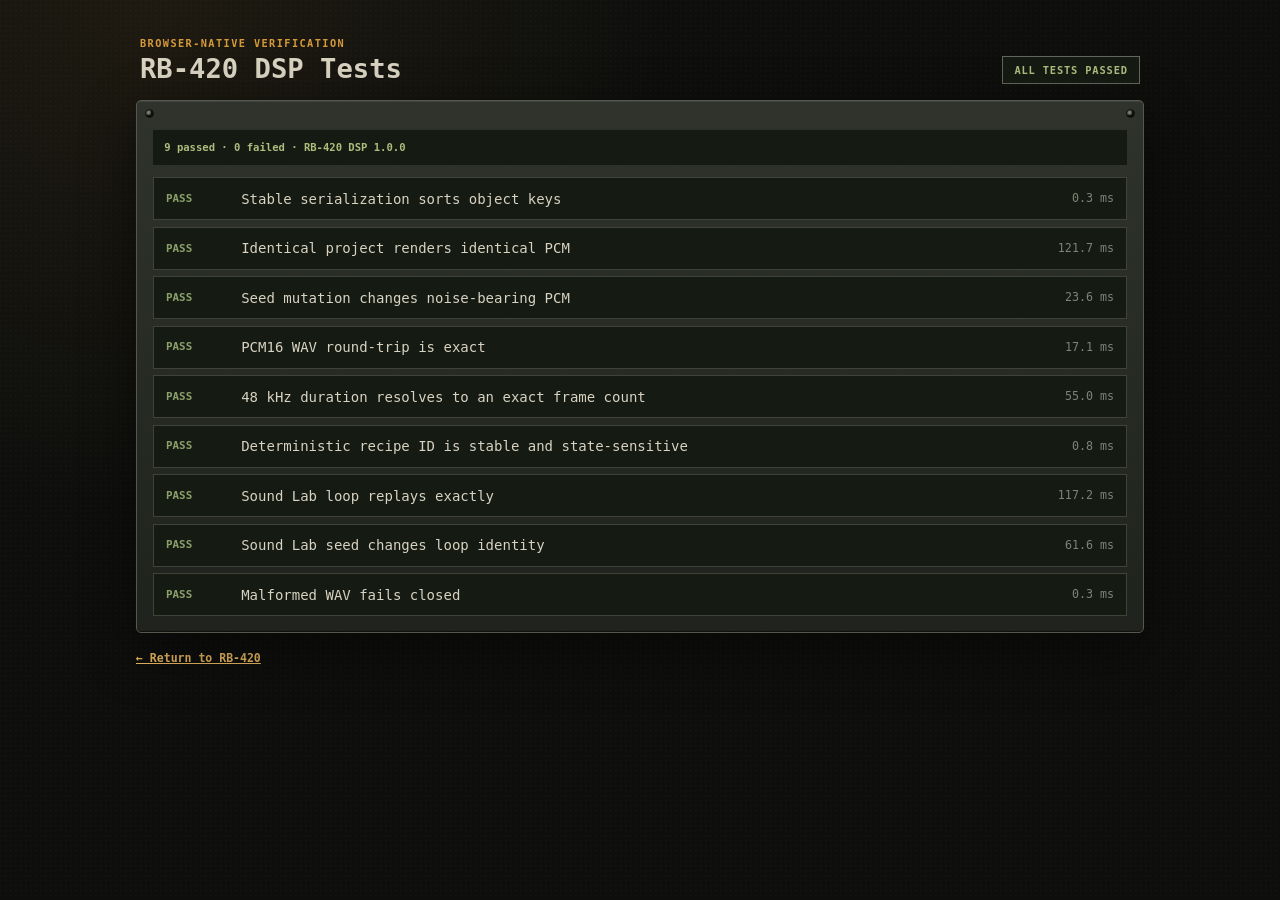
<file: rb-420/tests/index.html>
<!doctype html>
<html lang="en">
<head>
  <meta charset="utf-8">
  <meta name="viewport" content="width=device-width, initial-scale=1">
  <meta name="color-scheme" content="dark">
  <meta http-equiv="Content-Security-Policy" content="default-src 'self' data: blob:; connect-src 'none'; img-src 'self' data: blob:; media-src 'self' data: blob:; object-src 'none'; frame-src 'none'; font-src 'self'; script-src 'self'; style-src 'self'; base-uri 'none'; form-action 'none'">
  <title>RB-420 Browser Tests</title>
  <link rel="stylesheet" href="../style.css">
</head>
<body>
  <main class="test-shell">
    <header class="panel-heading">
      <div><p class="kicker">BROWSER-NATIVE VERIFICATION</p><h1>RB-420 DSP Tests</h1></div>
      <span id="test-status" class="status-badge">RUNNING</span>
    </header>
    <section class="machine test-panel">
      <div id="test-summary" class="project-summary">Initializing deterministic renderer…</div>
      <ol id="test-results" class="test-results"></ol>
    </section>
    <p><a class="test-back" href="../index.html">← Return to RB-420</a></p>
  </main>
  <script src="../js/dsp.js"></script>
  <script src="tests.js"></script>
</body>
</html>
</file>
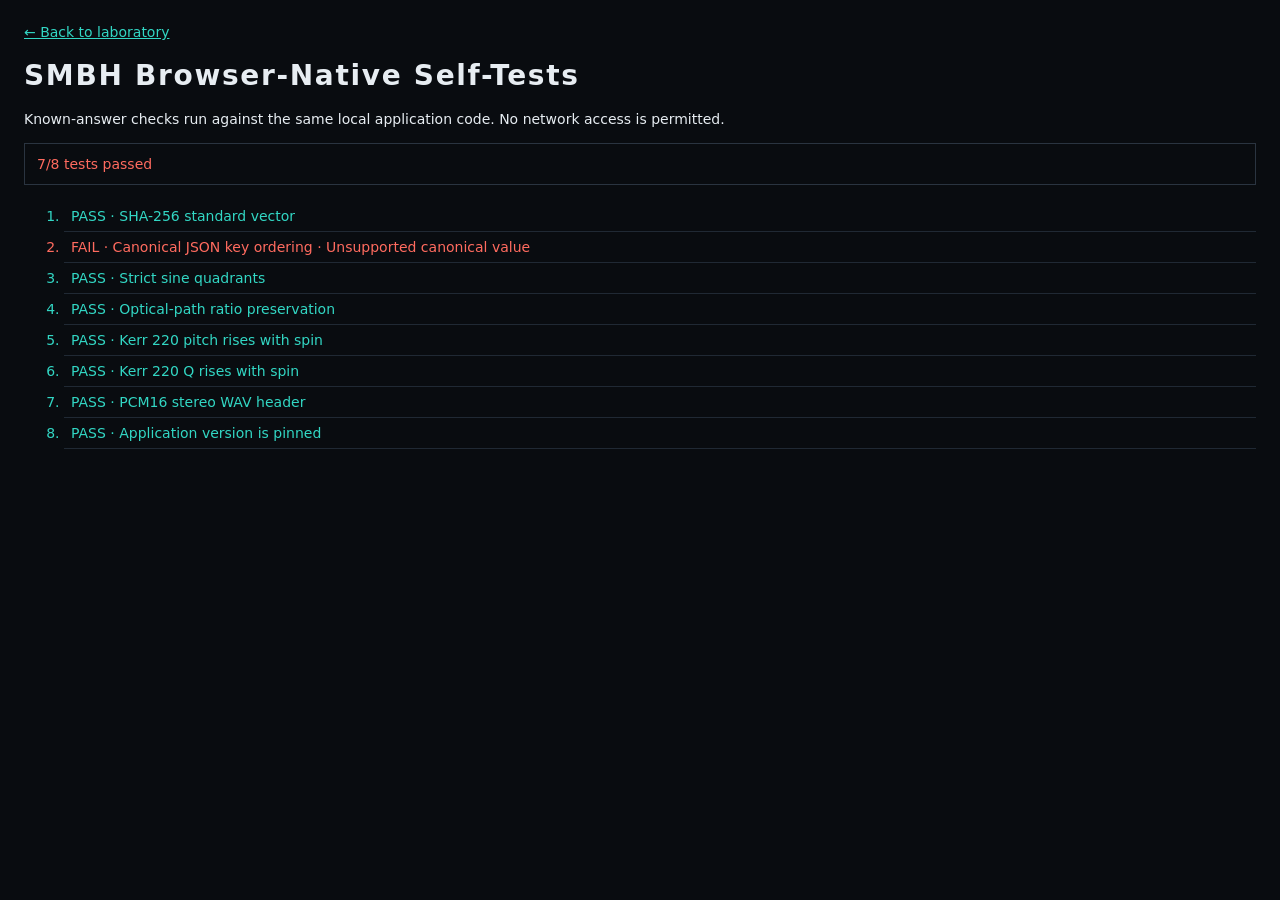
<file: SMBH/tests/index.html>
<!doctype html><html lang="en"><head><meta charset="utf-8"><meta name="viewport" content="width=device-width"><meta http-equiv="Content-Security-Policy" content="default-src 'self' data: blob:; script-src 'self'; style-src 'self' 'unsafe-inline'; frame-src 'self'; connect-src 'none'; object-src 'none'"><title>SMBH Self-Tests</title><style>body{margin:0;background:#090c10;color:#e7edf2;font:14px system-ui;padding:24px}h1{letter-spacing:.06em}a{color:#32d7c4}.summary{padding:12px;border:1px solid #2a3440;margin:16px 0}.pass{color:#32d7c4}.fail{color:#ff6b5f}li{padding:7px;border-bottom:1px solid #202934}iframe{position:absolute;width:1px;height:1px;opacity:.001;pointer-events:none}</style></head><body><a href="../index.html">← Back to laboratory</a><h1>SMBH Browser-Native Self-Tests</h1><p>Known-answer checks run against the same local application code. No network access is permitted.</p><div id="summary" class="summary">Loading application…</div><ol id="results"></ol><iframe id="app" src="../index.html" title="Test fixture"></iframe><script defer src="test-runner.js"></script></body></html>
</file>
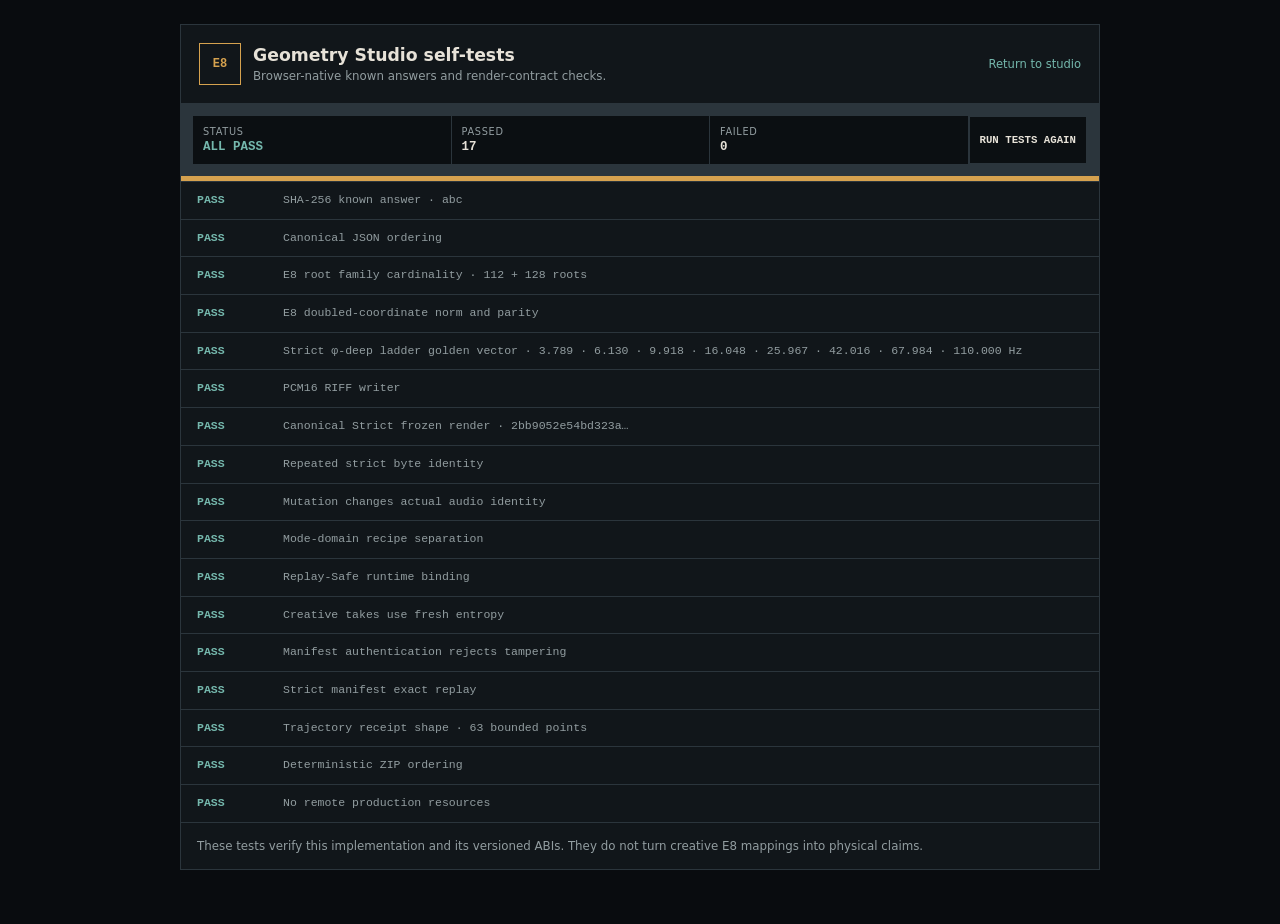
<file: E8/APP/tests/index.html>
<!doctype html>
<html lang="en">
<head>
  <meta charset="utf-8">
  <meta name="viewport" content="width=device-width,initial-scale=1">
  <meta http-equiv="Content-Security-Policy" content="default-src 'self'; script-src 'self'; style-src 'self'; connect-src 'none'; img-src 'self' data: blob:; media-src 'self' data: blob:; object-src 'none'; base-uri 'none'">
  <title>SPECTRAL E8 Geometry Studio · Self-tests</title>
  <link rel="stylesheet" href="test-style.css">
</head>
<body>
  <main>
    <header>
      <div><span class="mark">E8</span><div><h1>Geometry Studio self-tests</h1><p>Browser-native known answers and render-contract checks.</p></div></div>
      <a href="../index.html">Return to studio</a>
    </header>
    <section class="summary">
      <div><span>Status</span><strong id="status">WAITING</strong></div>
      <div><span>Passed</span><strong id="passed">0</strong></div>
      <div><span>Failed</span><strong id="failed">0</strong></div>
      <button id="run-tests" type="button">Run tests again</button>
    </section>
    <div class="progress"><div id="progress"></div></div>
    <ol id="results" aria-live="polite"></ol>
    <p class="boundary">These tests verify this implementation and its versioned ABIs. They do not turn creative E8 mappings into physical claims.</p>
  </main>
  <script src="../js/core.js" defer></script>
  <script src="../js/audio.js" defer></script>
  <script src="../js/engine.js" defer></script>
  <script src="../js/provenance.js" defer></script>
  <script src="test-runner.js" defer></script>
</body>
</html>
</file>
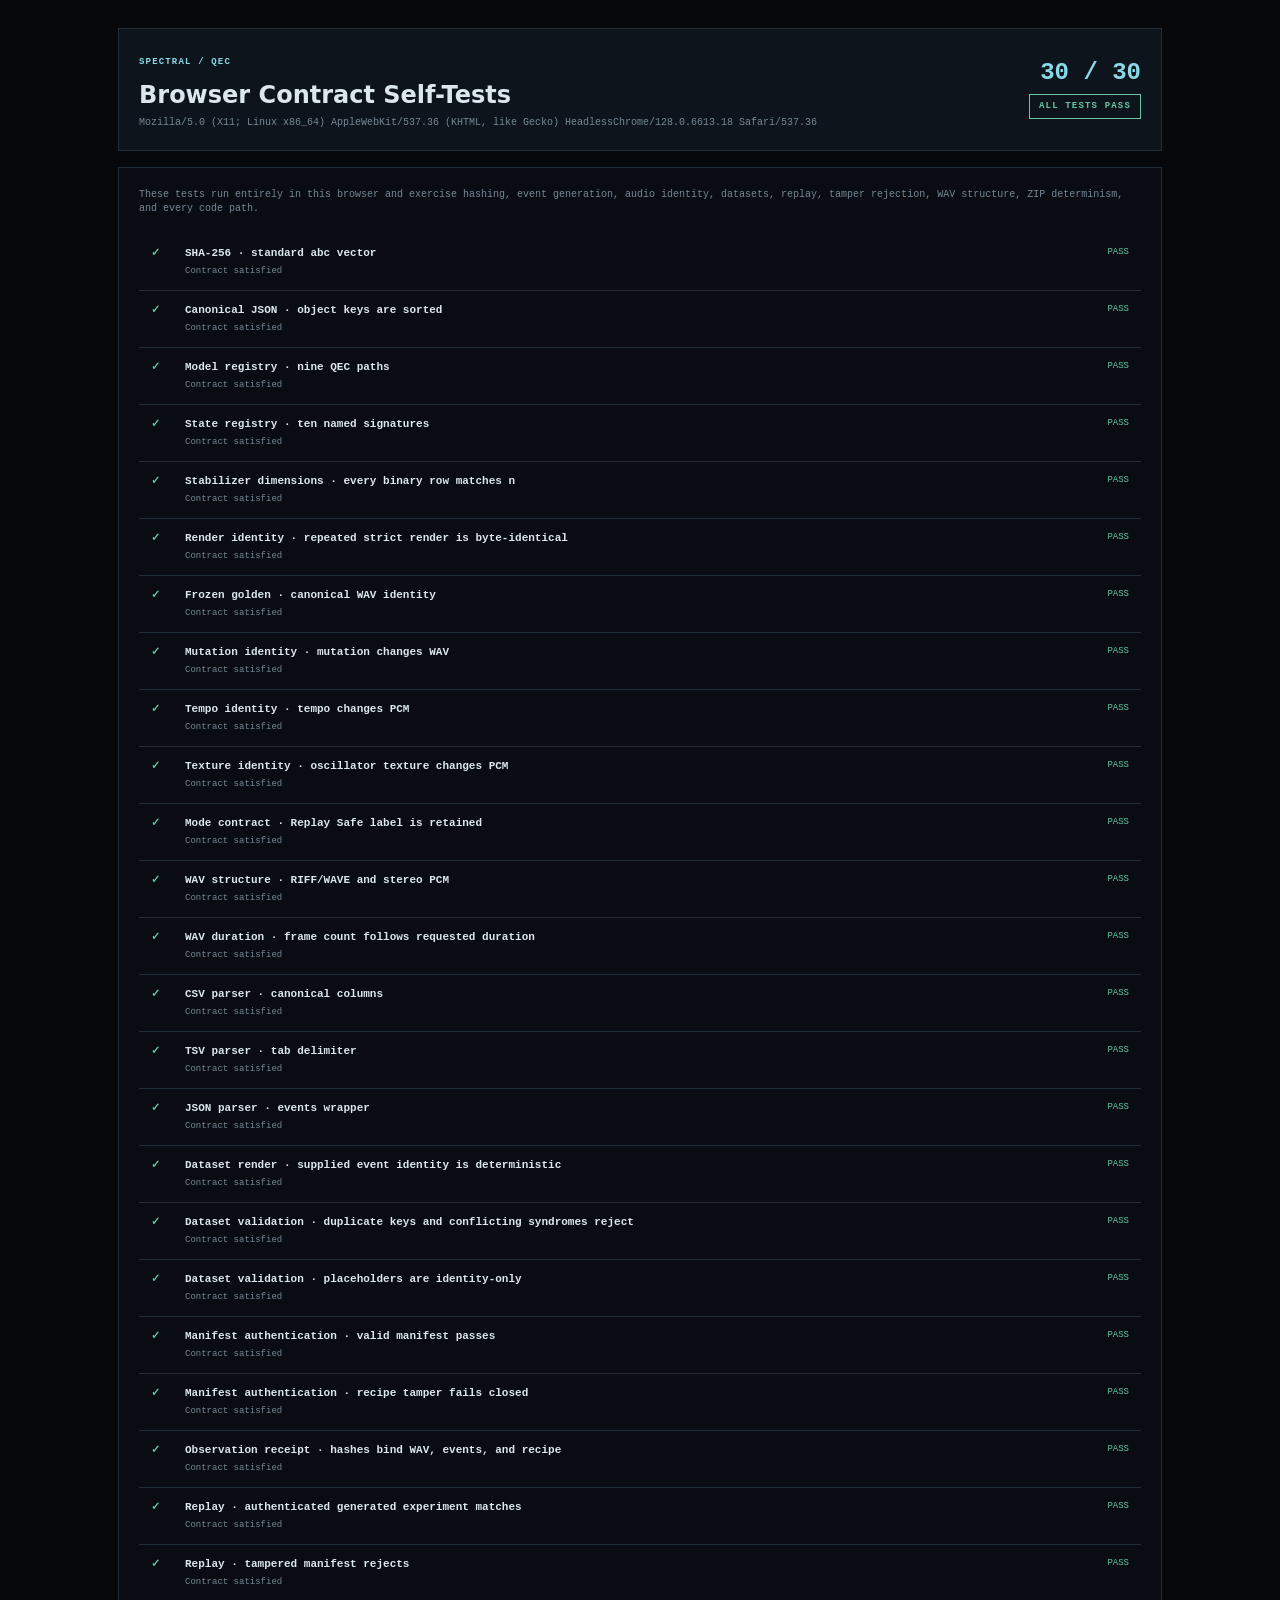
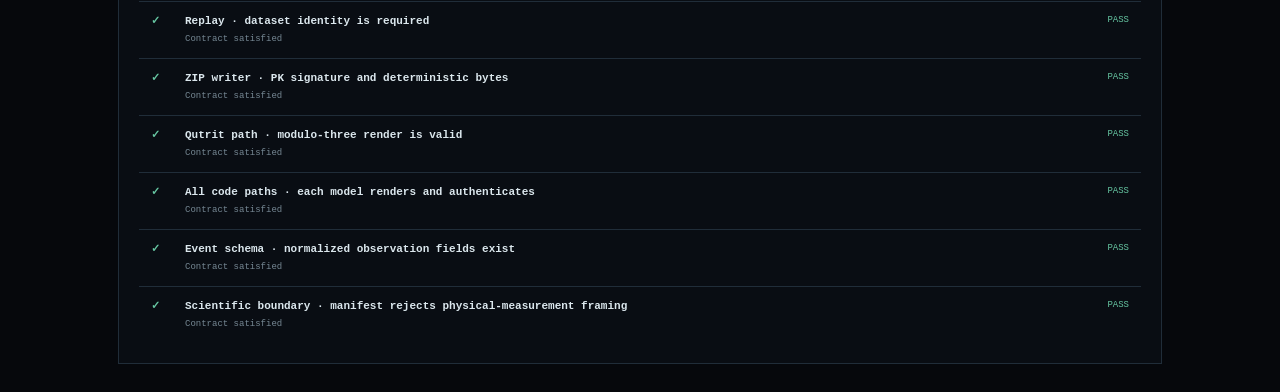
<file: QEC/APP/tests/index.html>
<!doctype html>
<html lang="en">
<head>
  <meta charset="utf-8">
  <meta name="viewport" content="width=device-width,initial-scale=1">
  <meta http-equiv="Content-Security-Policy" content="default-src 'self'; connect-src 'none'; script-src 'self'; style-src 'self'; object-src 'none'">
  <title>SPECTRAL QEC Browser Contract Tests</title>
  <link rel="stylesheet" href="test-style.css">
</head>
<body>
  <header><div><span>SPECTRAL / QEC</span><h1>Browser Contract Self-Tests</h1><p id="runtime">Runtime pending…</p></div><div class="summary"><strong id="counts">0 / 0</strong><span class="chip running" id="status">RUNNING</span></div></header>
  <main><p>These tests run entirely in this browser and exercise hashing, event generation, audio identity, datasets, replay, tamper rejection, WAV structure, ZIP determinism, and every code path.</p><ol id="results"></ol></main>
  <script src="../app.js"></script>
  <script src="test-runner.js"></script>
</body>
</html>
</file>
<file: APP/style.css>
:root {
  --bg: #0b0d0f;
  --bg-raised: #101316;
  --panel: #15191d;
  --panel-2: #191e23;
  --panel-3: #20262c;
  --line: #2b333a;
  --line-strong: #3b454e;
  --text: #e5e9ec;
  --muted: #919ba4;
  --faint: #626c75;
  --accent: #d7a447;
  --accent-bright: #edbd61;
  --accent-soft: rgba(215, 164, 71, 0.14);
  --ok: #72a57d;
  --ok-soft: rgba(114, 165, 125, 0.14);
  --warn: #cf9854;
  --danger: #bd6860;
  --blueprint: #6e8da2;
  --mono: "DejaVu Sans Mono", "Liberation Mono", Consolas, monospace;
  --sans: Inter, ui-sans-serif, system-ui, -apple-system, BlinkMacSystemFont, "Segoe UI", sans-serif;
  --shadow: 0 18px 50px rgba(0, 0, 0, 0.28);
  --radius: 4px;
}

* { box-sizing: border-box; }

html { min-width: 320px; background: var(--bg); }

body {
  margin: 0;
  min-height: 100vh;
  color: var(--text);
  background:
    linear-gradient(rgba(255,255,255,0.012) 1px, transparent 1px),
    linear-gradient(90deg, rgba(255,255,255,0.012) 1px, transparent 1px),
    var(--bg);
  background-size: 24px 24px;
  font-family: var(--sans);
  font-size: 14px;
  line-height: 1.45;
}

button, input, select, textarea { font: inherit; }
button, select, input[type="radio"], input[type="checkbox"] { cursor: pointer; }
button:focus-visible, input:focus-visible, select:focus-visible, textarea:focus-visible, [tabindex]:focus-visible {
  outline: 2px solid var(--accent);
  outline-offset: 2px;
}

button:disabled { cursor: not-allowed; opacity: 0.42; }
h1, h2, h3, p { margin-top: 0; }
h2 { margin-bottom: 0; font-size: 15px; letter-spacing: 0.035em; font-weight: 670; }
h3 { margin: 0; font-size: 11px; color: var(--muted); letter-spacing: 0.12em; text-transform: uppercase; }

.fatal-banner { padding: 14px 20px; background: var(--danger); color: #fff; text-align: center; font-weight: 700; }

.app-header {
  min-height: 74px;
  display: flex;
  align-items: center;
  justify-content: space-between;
  gap: 24px;
  padding: 12px 22px;
  border-bottom: 1px solid var(--line);
  background: rgba(13, 16, 18, 0.97);
  position: sticky;
  top: 0;
  z-index: 30;
}

.brand-block { display: flex; align-items: center; gap: 12px; }
.brand-mark {
  width: 42px;
  height: 42px;
  display: grid;
  place-items: center;
  border: 1px solid var(--accent);
  background: linear-gradient(135deg, var(--accent-soft), transparent);
  color: var(--accent-bright);
  font-family: var(--mono);
  font-size: 22px;
  font-weight: 800;
  clip-path: polygon(0 0, 84% 0, 100% 16%, 100% 100%, 16% 100%, 0 84%);
}
.brand-block h1 { margin: 0; font: 700 20px/1 var(--mono); letter-spacing: 0.17em; }
.brand-block p { margin: 6px 0 0; color: var(--muted); font-size: 11px; letter-spacing: 0.05em; }
#app-version { color: var(--accent); }

.header-status { display: flex; align-items: center; flex-wrap: wrap; justify-content: flex-end; gap: 7px; }
.status-chip, .version-tag, .readiness-badge {
  border: 1px solid var(--line-strong);
  padding: 5px 8px;
  color: var(--muted);
  background: var(--panel);
  border-radius: 2px;
  font: 700 9px/1 var(--mono);
  letter-spacing: 0.08em;
}
.status-local { color: #9fc2a7; border-color: rgba(114,165,125,.48); }
.status-dot { width: 6px; height: 6px; border-radius: 50%; background: var(--ok); display: inline-block; margin-right: 6px; box-shadow: 0 0 0 3px rgba(114,165,125,.09); }

.workbench { display: grid; grid-template-columns: minmax(310px, 370px) minmax(0, 1fr); max-width: 1920px; margin: 0 auto; }
.control-rail { padding: 14px; border-right: 1px solid var(--line); background: rgba(11,13,15,.72); }
.main-stage { min-width: 0; padding: 14px; }
.control-rail .panel + .panel { margin-top: 12px; }

.panel {
  background: linear-gradient(180deg, rgba(255,255,255,.012), transparent 80%), var(--panel);
  border: 1px solid var(--line);
  border-radius: var(--radius);
  box-shadow: 0 2px 12px rgba(0,0,0,.08);
}
.control-rail .panel { padding: 15px; }
.panel-heading { display: flex; justify-content: space-between; align-items: flex-start; gap: 14px; margin-bottom: 15px; }
.panel-heading.compact { margin-bottom: 12px; align-items: center; }
.eyebrow { display: block; margin-bottom: 4px; color: var(--faint); font: 700 9px/1.2 var(--mono); letter-spacing: .12em; }

.icon-button, .text-button, .toolbar-button, .secondary-button, .ab-button {
  border: 1px solid var(--line-strong);
  color: var(--muted);
  background: var(--panel-2);
  border-radius: 2px;
}
.icon-button { width: 25px; height: 25px; display: grid; place-items: center; padding: 0; font-family: var(--mono); }
.icon-button:hover, .text-button:hover, .toolbar-button:hover, .secondary-button:hover { border-color: var(--accent); color: var(--text); }
.text-button { padding: 4px 6px; border-color: transparent; background: transparent; font: 700 9px/1 var(--mono); letter-spacing: .08em; }
.danger-text { color: #bb7770; }
.danger-text:hover { color: #e59890; border-color: rgba(189,104,96,.55); }
.toolbar-button, .secondary-button { padding: 7px 10px; font: 700 9px/1 var(--mono); letter-spacing: .06em; }
.secondary-button { background: var(--panel-3); }

.determinism-panel { border-top: 2px solid var(--accent); }
.mode-selector { display: grid; gap: 7px; }
.mode-option {
  min-height: 58px;
  display: flex;
  align-items: center;
  gap: 11px;
  padding: 9px 10px;
  border: 1px solid var(--line);
  background: var(--bg-raised);
  cursor: pointer;
  transition: border-color .15s ease, background .15s ease;
}
.mode-option:hover { border-color: var(--line-strong); }
.mode-option.selected { border-color: rgba(215,164,71,.72); background: var(--accent-soft); }
.mode-option input { position: absolute; opacity: 0; pointer-events: none; }
.mode-radio { flex: 0 0 14px; height: 14px; border: 1px solid var(--faint); border-radius: 50%; position: relative; }
.selected .mode-radio { border-color: var(--accent); }
.selected .mode-radio::after { content: ""; position: absolute; inset: 3px; background: var(--accent); border-radius: 50%; }
.mode-option strong { display: block; font: 700 11px/1.2 var(--mono); letter-spacing: .05em; }
.mode-option small { display: block; margin-top: 5px; color: var(--muted); font-size: 10px; }
.mode-contract { margin: 10px 0 0; padding-left: 10px; border-left: 2px solid var(--line-strong); color: var(--muted); font-size: 10px; }

.field-label { display: block; margin-bottom: 5px; color: var(--muted); font: 700 9px/1.2 var(--mono); letter-spacing: .07em; text-transform: uppercase; }
select, input[type="text"], input[type="number"], textarea {
  width: 100%;
  border: 1px solid var(--line-strong);
  border-radius: 2px;
  background: #0d1012;
  color: var(--text);
  padding: 9px 10px;
}
select:hover, input:hover, textarea:hover { border-color: #4a5660; }
select { appearance: none; background-image: linear-gradient(45deg,transparent 50%,var(--muted) 50%),linear-gradient(135deg,var(--muted) 50%,transparent 50%); background-position: calc(100% - 14px) 50%,calc(100% - 10px) 50%; background-size: 4px 4px,4px 4px; background-repeat: no-repeat; padding-right: 28px; }
textarea { resize: vertical; min-height: 90px; font: 11px/1.5 var(--mono); }
.field-note { margin: 8px 0 0; color: var(--muted); font-size: 10px; }
.claim-boundary { margin-top: 9px; padding: 8px 9px; border-left: 2px solid var(--blueprint); background: rgba(110,141,162,.08); color: #a7bac7; font-size: 9px; }
.subheading-row { display: flex; justify-content: space-between; align-items: center; margin: 16px 0 8px; }

.preset-browser { display: grid; grid-template-columns: repeat(2, minmax(0,1fr)); gap: 6px; }
.preset-card { min-width: 0; padding: 8px; border: 1px solid var(--line); background: var(--bg-raised); color: var(--muted); text-align: left; border-radius: 2px; }
.preset-card strong { display: block; overflow: hidden; text-overflow: ellipsis; color: var(--text); white-space: nowrap; font-size: 10px; }
.preset-card small { display: block; margin-top: 4px; font-size: 8px; }
.preset-card:hover, .preset-card.active { border-color: var(--accent); background: var(--accent-soft); }
.parameter-grid { display: grid; grid-template-columns: repeat(2,minmax(0,1fr)); gap: 10px 8px; }
.parameter-grid .full-width { grid-column: 1 / -1; }
.range-field { grid-column: 1 / -1; display: grid; grid-template-columns: 1fr 58px; gap: 7px; align-items: end; }
.range-field > label { min-width: 0; }
input[type="range"] { width: 100%; accent-color: var(--accent); }
.range-output { padding: 7px 5px; text-align: center; border: 1px solid var(--line); background: var(--bg-raised); color: var(--accent-bright); font: 10px var(--mono); }
.boolean-field { display: flex; align-items: center; gap: 8px; min-height: 36px; padding: 7px 8px; border: 1px solid var(--line); background: var(--bg-raised); color: var(--muted); font: 9px var(--mono); }
.boolean-field input { accent-color: var(--accent); }

.drop-zone { padding: 18px 10px; display: flex; flex-direction: column; align-items: center; gap: 7px; border: 1px dashed var(--line-strong); background: var(--bg-raised); text-align: center; }
.drop-zone.dragover { border-color: var(--accent); background: var(--accent-soft); }
.drop-zone > strong { font: 700 10px var(--mono); letter-spacing: .08em; }
.drop-zone > span:not(.drop-icon) { color: var(--faint); font-size: 8px; }
.drop-icon { color: var(--accent); font-size: 22px; line-height: 1; }
.source-summary { margin-top: 8px; padding: 8px; display: flex; justify-content: space-between; gap: 8px; border: 1px solid var(--line); background: #0f1214; font: 9px var(--mono); }
.source-summary small { color: var(--muted); overflow: hidden; text-overflow: ellipsis; white-space: nowrap; }
.source-summary.loaded { border-color: rgba(114,165,125,.4); }
.paste-panel { margin-top: 8px; color: var(--muted); font-size: 10px; }
.paste-panel summary { cursor: pointer; }
.paste-panel textarea, .paste-panel button { margin-top: 8px; }

.two-column-fields { display: grid; grid-template-columns: 1fr 1fr; gap: 10px 8px; }
.unit-field { display: flex; align-items: stretch; }
.unit-field input { border-radius: 2px 0 0 2px; }
.unit-field span { display: grid; place-items: center; padding: 0 8px; border: 1px solid var(--line-strong); border-left: 0; background: var(--panel-3); color: var(--muted); font: 10px var(--mono); }
.render-button { width: 100%; margin-top: 13px; padding: 12px; border: 1px solid #d0a657; border-radius: 2px; background: linear-gradient(180deg, #c99a43, #a87629); color: #15110a; box-shadow: inset 0 1px rgba(255,255,255,.18); }
.render-button:hover { background: linear-gradient(180deg, #ddb45f, #b98531); }
.render-button span { display: block; font: 800 11px/1.2 var(--mono); letter-spacing: .07em; }
.render-button small { display: block; margin-top: 4px; font: 700 8px/1 var(--mono); opacity: .72; }
.render-utility-row { display: flex; align-items: center; justify-content: space-between; gap: 8px; margin-top: 8px; }
.render-utility-row span { color: var(--faint); font: 8px/1.3 var(--mono); text-align: right; }
.cancel-button { color: #e59890; border-color: rgba(189,104,96,.62); }
.render-progress { margin-top: 10px; color: var(--muted); font: 9px var(--mono); }
.progress-track { height: 3px; margin-bottom: 6px; overflow: hidden; background: var(--panel-3); }
.progress-track span { display: block; height: 100%; width: 0; background: var(--accent); transition: width .18s ease; }

.notice-bar { min-height: 43px; display: flex; align-items: center; gap: 10px; margin-bottom: 12px; padding: 8px 10px; border: 1px solid rgba(110,141,162,.35); background: rgba(110,141,162,.08); color: #b0bec7; }
.notice-bar p { flex: 1; margin: 0; font-size: 10px; }
.notice-symbol { width: 20px; height: 20px; display: grid; place-items: center; flex: 0 0 auto; border: 1px solid var(--blueprint); border-radius: 50%; font: 700 10px var(--mono); }

.visualization-panel { overflow: hidden; }
.visualization-heading { align-items: center; margin: 0; padding: 13px 15px; border-bottom: 1px solid var(--line); }
.analysis-toolbar { display: flex; align-items: end; flex-wrap: wrap; justify-content: flex-end; gap: 7px; }
.analysis-toolbar label { color: var(--muted); font: 8px var(--mono); }
.analysis-toolbar select { min-width: 84px; margin-top: 3px; padding: 6px 24px 6px 7px; font-size: 9px; }
.canvas-stack { background: #07090a; }
.canvas-frame { position: relative; overflow: hidden; }
.canvas-frame + .canvas-frame { border-top: 1px solid var(--line); }
.canvas-label { height: 24px; display: flex; justify-content: space-between; padding: 6px 10px; color: var(--faint); background: rgba(18,22,25,.86); font: 8px var(--mono); letter-spacing: .07em; }
.canvas-frame canvas { width: 100%; display: block; background: #080a0b; cursor: crosshair; }
.waveform-frame canvas { height: 230px; }
.spectrogram-frame canvas { height: 310px; }
.empty-canvas { position: absolute; inset: 24px 0 0; display: grid; place-items: center; pointer-events: none; color: #414950; font: 9px var(--mono); letter-spacing: .12em; background-image: repeating-linear-gradient(90deg, transparent 0 59px, rgba(255,255,255,.018) 60px), repeating-linear-gradient(0deg, transparent 0 39px, rgba(255,255,255,.018) 40px); }
.visual-help { display: flex; gap: 16px; flex-wrap: wrap; padding: 8px 11px; border-top: 1px solid var(--line); color: var(--faint); font: 8px var(--mono); }
.visual-help span:last-child { margin-left: auto; color: var(--muted); }

.transport-panel { margin-top: 12px; padding: 13px 15px; }
.transport-grid { display: grid; grid-template-columns: minmax(170px,.6fr) minmax(260px,1.3fr) auto minmax(270px,1fr); align-items: center; gap: 14px; }
.transport-title { max-width: 280px; margin: 5px 0 0; overflow: hidden; text-overflow: ellipsis; white-space: nowrap; color: var(--muted); font: 9px var(--mono); }
audio { width: 100%; height: 36px; filter: sepia(.15) saturate(.7); }
.toggle-control { display: flex; align-items: center; gap: 6px; color: var(--muted); font: 8px var(--mono); }
.toggle-control input { display: none; }
.toggle-control span { width: 25px; height: 13px; border: 1px solid var(--line-strong); background: var(--bg); position: relative; }
.toggle-control span::after { content: ""; position: absolute; top: 2px; left: 2px; width: 7px; height: 7px; background: var(--faint); transition: transform .15s ease; }
.toggle-control input:checked + span { border-color: var(--accent); }
.toggle-control input:checked + span::after { transform: translateX(11px); background: var(--accent); }
.ab-controls { display: grid; grid-template-columns: auto 1fr auto 1fr; gap: 5px; }
.ab-button { min-width: 70px; padding: 6px 8px; color: var(--accent-bright); font: 700 11px var(--mono); }
.ab-button small { display: block; max-width: 90px; overflow: hidden; text-overflow: ellipsis; white-space: nowrap; color: var(--muted); font-size: 7px; }

.output-grid { display: grid; grid-template-columns: repeat(2,minmax(0,1fr)); gap: 12px; margin-top: 12px; }
.output-card { min-width: 0; padding: 14px; }
.hash-list { margin: 0; }
.hash-list > div { display: grid; grid-template-columns: 100px minmax(0,1fr); gap: 10px; align-items: baseline; padding: 7px 0; border-top: 1px solid var(--line); }
.hash-list dt { color: var(--faint); font: 8px var(--mono); }
.hash-list dd { margin: 0; overflow: hidden; text-overflow: ellipsis; white-space: nowrap; color: var(--accent-bright); font: 9px var(--mono); }
.readiness-badge.ready { color: #a6cbae; border-color: rgba(114,165,125,.5); background: var(--ok-soft); }
.readiness-badge.revise { color: #dfb171; border-color: rgba(207,152,84,.5); background: rgba(207,152,84,.1); }
.readiness-badge.archive_only { color: #de8f87; border-color: rgba(189,104,96,.5); background: rgba(189,104,96,.1); }
.check-list { list-style: none; padding: 0; margin: 0; }
.check-list li { padding: 5px 0; color: var(--muted); font-size: 10px; }
.check-list li span { display: inline-block; width: 18px; color: var(--ok); font-family: var(--mono); }
.check-list li.fail span { color: var(--danger); }
.legal-note { margin: 9px 0 0; padding-top: 8px; border-top: 1px solid var(--line); color: var(--faint); font-size: 8px; }
.metric-grid { display: grid; grid-template-columns: repeat(3,1fr); gap: 7px; }
.metric-grid div { padding: 9px; border: 1px solid var(--line); background: var(--bg-raised); }
.metric-grid span { display: block; color: var(--faint); font: 8px var(--mono); }
.metric-grid strong { display: block; margin-top: 5px; color: var(--text); font: 700 12px var(--mono); }
.download-grid { display: grid; grid-template-columns: repeat(2,minmax(0,1fr)); gap: 6px; }
.download-grid button { min-width: 0; padding: 8px; border: 1px solid var(--line); background: var(--bg-raised); color: var(--text); text-align: left; }
.download-grid button:not(:disabled):hover { border-color: var(--accent); background: var(--accent-soft); }
.download-grid button span { display: block; color: var(--accent); font: 8px var(--mono); }
.download-grid button strong { display: block; margin-top: 4px; overflow: hidden; text-overflow: ellipsis; font-size: 9px; white-space: nowrap; }
.download-grid .bundle-button { grid-column: 1 / -1; text-align: center; }

.inspector-panel, .lineage-panel, .history-panel { margin-top: 12px; padding: 14px; }
.inspector-panel .panel-heading { align-items: center; }
.tab-list { display: flex; border: 1px solid var(--line); }
.tab-button { padding: 7px 10px; border: 0; border-left: 1px solid var(--line); background: var(--bg-raised); color: var(--muted); font: 8px var(--mono); }
.tab-button:first-child { border-left: 0; }
.tab-button.active { background: var(--accent-soft); color: var(--accent-bright); }
.inspector-panel pre { max-height: 330px; margin: 0; padding: 12px; overflow: auto; border: 1px solid var(--line); background: #090b0c; color: #b9c1c7; font: 10px/1.55 var(--mono); tab-size: 2; }

.lineage-layout { display: grid; grid-template-columns: 1fr auto 1fr; gap: 12px; align-items: center; }
.lineage-node { min-height: 94px; display: flex; flex-direction: column; justify-content: center; padding: 13px; border: 1px solid var(--line); background: var(--bg-raised); }
.lineage-node > span { color: var(--faint); font: 8px var(--mono); }
.lineage-node > strong { margin-top: 7px; font-size: 11px; }
.lineage-node > small { margin-top: 5px; overflow: hidden; text-overflow: ellipsis; color: var(--muted); font: 8px var(--mono); }
.source-node { border-left: 2px solid var(--accent); }
.derivative-node { border-style: dashed; }
.derivative-node .secondary-button { align-self: flex-start; margin-top: 9px; }
.lineage-arrow { color: var(--accent); font: 20px var(--mono); }
.lineage-fields { display: grid; grid-template-columns: 1fr 1.3fr auto; gap: 9px; align-items: end; margin-top: 10px; }
.lineage-fields .secondary-button { height: 36px; }

.history-panel .panel-heading { align-items: center; }
.history-actions { display: flex; align-items: center; gap: 9px; color: var(--faint); font: 8px var(--mono); }
.table-wrap { overflow-x: auto; }
table { width: 100%; border-collapse: collapse; font-size: 9px; }
th { padding: 8px; border-bottom: 1px solid var(--line-strong); color: var(--faint); text-align: left; font: 8px var(--mono); white-space: nowrap; }
td { padding: 9px 8px; border-bottom: 1px solid var(--line); color: var(--muted); }
td code { color: var(--accent-bright); font-family: var(--mono); }
.history-load { padding: 5px 7px; border: 1px solid var(--line); background: var(--panel-3); color: var(--text); font: 8px var(--mono); }
.empty-row td { padding: 22px; color: var(--faint); text-align: center; font-family: var(--mono); }

.warning-strip { display: flex; align-items: center; gap: 15px; margin-top: 12px; padding: 11px 14px; border: 1px solid rgba(207,152,84,.3); background: rgba(207,152,84,.07); }
.warning-strip strong { color: var(--warn); font: 8px var(--mono); letter-spacing: .1em; }
.warning-strip p { margin: 0; color: var(--muted); font-size: 9px; }

footer { min-height: 48px; display: flex; justify-content: space-between; align-items: center; gap: 20px; padding: 12px 22px; border-top: 1px solid var(--line); color: var(--faint); background: #090b0c; font: 8px var(--mono); letter-spacing: .06em; }
footer a { color: var(--accent); text-decoration: none; }

dialog { width: min(690px, calc(100vw - 30px)); padding: 0; border: 1px solid var(--line-strong); background: var(--panel); color: var(--text); box-shadow: var(--shadow); }
dialog::backdrop { background: rgba(0,0,0,.72); }
dialog form { padding: 18px; }
.dialog-heading { display: flex; justify-content: space-between; align-items: center; }
.dialog-heading h2 { font-size: 18px; }
.dialog-heading button { border: 0; background: transparent; color: var(--muted); font-size: 23px; }
.dialog-mode-grid { display: grid; grid-template-columns: 1fr 1fr; gap: 10px; margin-top: 16px; }
.dialog-mode-grid article { padding: 13px; border: 1px solid var(--line); background: var(--bg-raised); }
.dialog-mode-grid span { color: var(--accent); font: 700 10px var(--mono); }
.dialog-mode-grid p, dialog form > p { margin: 9px 0 0; color: var(--muted); font-size: 11px; }

.toast-region { position: fixed; right: 18px; bottom: 18px; z-index: 100; display: grid; gap: 8px; pointer-events: none; }
.toast { width: min(360px, calc(100vw - 36px)); padding: 11px 13px; border: 1px solid var(--line-strong); border-left: 3px solid var(--accent); background: #171b1f; box-shadow: var(--shadow); color: var(--text); font-size: 10px; animation: toast-in .18s ease-out; }
.toast.error { border-left-color: var(--danger); }
.toast.success { border-left-color: var(--ok); }
@keyframes toast-in { from { opacity: 0; transform: translateY(8px); } }

@media (max-width: 1180px) {
  .workbench { grid-template-columns: 320px minmax(0,1fr); }
  .transport-grid { grid-template-columns: 1fr 1.5fr auto; }
  .ab-controls { grid-column: 1 / -1; }
  .output-grid { grid-template-columns: 1fr; }
}

@media (max-width: 820px) {
  .app-header { position: static; align-items: flex-start; }
  .header-status { display: none; }
  .workbench { display: block; }
  .control-rail { border-right: 0; border-bottom: 1px solid var(--line); }
  .main-stage { padding-top: 0; }
  .visualization-heading, .panel-heading { flex-wrap: wrap; }
  .analysis-toolbar { justify-content: flex-start; }
  .transport-grid { grid-template-columns: 1fr; }
  .ab-controls { grid-column: auto; }
  .lineage-layout { grid-template-columns: 1fr; }
  .lineage-arrow { transform: rotate(90deg); justify-self: center; }
  .lineage-fields { grid-template-columns: 1fr; }
  .dialog-mode-grid { grid-template-columns: 1fr; }
  footer { align-items: flex-start; flex-direction: column; gap: 7px; }
}

@media (max-width: 480px) {
  .app-header, .control-rail, .main-stage { padding-left: 9px; padding-right: 9px; }
  .brand-block p { max-width: 220px; }
  .parameter-grid, .two-column-fields, .preset-browser, .output-grid, .metric-grid, .download-grid { grid-template-columns: 1fr; }
  .range-field, .download-grid .bundle-button { grid-column: auto; }
  .tab-list { width: 100%; }
  .tab-button { flex: 1; }
  .visual-help span:last-child { margin-left: 0; }
}

@media (prefers-reduced-motion: reduce) {
  *, *::before, *::after { animation-duration: .01ms !important; transition-duration: .01ms !important; }
}
</file>
<file: PHOTOACOUSTIC/style.css>
:root {
  --bg: #090d0f;
  --bg-soft: #0d1316;
  --panel: #11191d;
  --panel-2: #151f23;
  --line: #26353b;
  --line-hot: #936b2b;
  --text: #e4ecec;
  --muted: #8fa1a5;
  --amber: #e9a83c;
  --amber-soft: #7c5622;
  --cyan: #63c4c8;
  --red: #e06c5f;
  --green: #77c79a;
  --shadow: 0 18px 60px rgba(0,0,0,.32);
  font-family: Inter, ui-sans-serif, system-ui, -apple-system, BlinkMacSystemFont, "Segoe UI", sans-serif;
  color: var(--text);
  background: var(--bg);
}

* { box-sizing: border-box; }
html { min-width: 320px; background: var(--bg); }
body { margin: 0; min-height: 100vh; background: radial-gradient(circle at 76% -10%, rgba(233,168,60,.09), transparent 28rem), linear-gradient(180deg, #090d0f, #0b1012 55%, #080b0d); }
button, input, select { font: inherit; }
button, select, input { color: var(--text); }
button { border: 1px solid var(--line); background: #172126; padding: .72rem 1rem; cursor: pointer; letter-spacing: .04em; font-weight: 750; }
button:hover:not(:disabled), .manifest-load:hover { border-color: var(--amber); background: #1c292e; }
button:disabled { opacity: .4; cursor: not-allowed; }
button:focus-visible, input:focus-visible, select:focus-visible, a:focus-visible { outline: 2px solid var(--cyan); outline-offset: 2px; }
.skip-link { position: fixed; left: .7rem; top: -5rem; z-index: 100; background: var(--amber); color: #111; padding: .7rem 1rem; font-weight: 800; }.skip-link:focus { top: .7rem; }
.fatal-notice { background: #321716; color: #ffe1dc; border: 1px solid var(--red); margin: 1rem; padding: 1rem; font-weight: 700; }
.visually-hidden { position: absolute !important; width: 1px !important; height: 1px !important; padding: 0 !important; margin: -1px !important; overflow: hidden !important; clip: rect(0,0,0,0) !important; white-space: nowrap !important; border: 0 !important; }

.topbar { min-height: 76px; border-bottom: 1px solid var(--line); display: flex; align-items: center; justify-content: space-between; gap: 1rem; padding: 1rem 1.4rem; background: rgba(9,13,15,.94); position: sticky; top: 0; z-index: 30; backdrop-filter: blur(12px); }
.brand { display: flex; align-items: center; gap: .9rem; }
.brand-mark { display: grid; grid-template-columns: repeat(3, 7px); height: 34px; align-items: end; gap: 4px; }
.brand-mark span { display: block; background: var(--amber); box-shadow: 0 0 16px rgba(233,168,60,.35); }
.brand-mark span:nth-child(1) { height: 45%; }.brand-mark span:nth-child(2) { height: 100%; }.brand-mark span:nth-child(3) { height: 70%; }
.eyebrow { color: var(--amber); font: 700 .68rem/1.2 ui-monospace, SFMono-Regular, Menlo, monospace; letter-spacing: .15em; margin: 0 0 .28rem; }
h1 { margin: 0; font-size: clamp(1rem, 2vw, 1.36rem); letter-spacing: .035em; font-weight: 650; }
h1 b { color: var(--amber); }
.status-cluster { display: flex; flex-wrap: wrap; justify-content: flex-end; gap: .42rem; }
.status-chip { color: var(--muted); border: 1px solid var(--line); padding: .42rem .58rem; font: 700 .65rem ui-monospace, monospace; letter-spacing: .05em; text-decoration: none; white-space: nowrap; }
.status-chip.ok { color: var(--green); border-color: rgba(119,199,154,.42); }.status-chip.warn { color: var(--amber); }.status-chip.link:hover { color: var(--amber); border-color: var(--amber); }
.notice-bar { border-bottom: 1px solid #493d27; background: #17140e; color: #c8b993; display: flex; gap: .8rem; padding: .58rem 1.4rem; font-size: .74rem; }
.notice-bar strong { color: var(--amber); white-space: nowrap; }

.workspace { max-width: 1900px; margin: 0 auto; padding: 1rem; display: grid; grid-template-columns: minmax(300px, 365px) minmax(0, 1fr); align-items: start; gap: 1rem; }
.control-rack { display: grid; gap: .8rem; position: sticky; top: 92px; max-height: calc(100vh - 108px); overflow: auto; scrollbar-width: thin; scrollbar-color: var(--amber-soft) var(--bg); padding-right: .18rem; }
.lab-bench { min-width: 0; display: grid; gap: 1rem; }
.panel, .hero-panel { border: 1px solid var(--line); background: linear-gradient(145deg, rgba(20,29,33,.98), rgba(13,19,22,.98)); box-shadow: var(--shadow); }
.panel { padding: 1rem; }
.panel-heading, .panel-title-row { display: flex; align-items: center; justify-content: space-between; gap: .8rem; margin-bottom: .9rem; }
.panel-heading { justify-content: flex-start; border-bottom: 1px solid var(--line); padding-bottom: .62rem; }
.panel-heading > span { display: grid; place-items: center; width: 1.8rem; height: 1.8rem; border: 1px solid var(--amber-soft); color: var(--amber); font: 700 .7rem ui-monospace, monospace; }
h2 { margin: 0; font-size: .94rem; letter-spacing: .055em; text-transform: uppercase; }

.field { display: grid; gap: .34rem; margin: .62rem 0; min-width: 0; }
.field > span, .compact-field { color: #a9b7ba; font-size: .7rem; font-weight: 750; letter-spacing: .06em; text-transform: uppercase; }
.field input, .field select, .compact-field select { width: 100%; min-width: 0; border: 1px solid var(--line); background: #0b1113; padding: .58rem .62rem; border-radius: 0; }
.field input:hover, .field select:hover { border-color: #485c63; }
.field-grid { display: grid; gap: 0 .68rem; }.field-grid.two { grid-template-columns: repeat(2, minmax(0,1fr)); }
.field-note, .preset-description { color: var(--muted); font-size: .72rem; line-height: 1.55; margin: .3rem 0 .7rem; }
.preset-description { min-height: 2.3rem; color: #becacc; }
.switch-grid { display: grid; grid-template-columns: 1fr 1fr; gap: .5rem; }
.switch { display: flex; align-items: center; gap: .55rem; color: #becacc; font-size: .73rem; padding: .45rem 0; cursor: pointer; }
.switch input { appearance: none; width: 2.1rem; height: 1.12rem; border: 1px solid #405058; background: #0a0f11; position: relative; flex: 0 0 auto; }
.switch input::after { content: ""; position: absolute; width: .7rem; height: .7rem; left: .17rem; top: .15rem; background: #66777b; transition: transform .15s; }
.switch input:checked { border-color: var(--amber-soft); background: #2b2417; }.switch input:checked::after { transform: translateX(.95rem); background: var(--amber); }

.drop-zone { border: 1px dashed #53676d; background: #0b1113; padding: .75rem; margin: .6rem 0; position: relative; }
.drop-zone input { position: absolute; opacity: 0; pointer-events: none; }
.drop-zone label { display: grid; gap: .2rem; cursor: pointer; color: var(--amber); font-size: .76rem; }
.drop-zone label:focus-visible, .manifest-load:focus-visible { outline: 2px solid var(--cyan); outline-offset: 3px; }
.drop-zone label span, .drop-zone output { color: var(--muted); font-size: .68rem; }
.drop-zone output { display: block; margin-top: .5rem; word-break: break-word; }
.hidden { display: none !important; }

.hero-panel { min-height: 164px; padding: clamp(1.2rem, 3vw, 2.1rem); display: grid; grid-template-columns: 1.2fr 1fr; gap: 2rem; align-items: center; overflow: hidden; position: relative; }
.hero-panel::after { content: ""; width: 280px; height: 280px; border: 1px solid rgba(233,168,60,.12); position: absolute; right: -130px; top: -145px; transform: rotate(30deg); box-shadow: 0 0 0 44px rgba(233,168,60,.018), 0 0 0 88px rgba(233,168,60,.012); }
.hero-panel h2 { font-size: clamp(1.35rem, 3vw, 2.25rem); line-height: 1.08; max-width: 850px; }
.hero-panel p:not(.eyebrow) { max-width: 740px; color: var(--muted); line-height: 1.6; font-size: .86rem; }
.equation { display: grid; grid-template-columns: repeat(7, auto); align-items: center; justify-content: center; gap: .42rem; font-family: ui-monospace, monospace; z-index: 1; }
.equation span { border: 1px solid #4c5d62; background: #0a1012; padding: .7rem .55rem; color: var(--cyan); font-weight: 800; }.equation i { color: var(--amber); font-size: .72rem; }

.render-console { display: grid; gap: .7rem; }.render-actions { display: flex; flex-wrap: wrap; gap: .5rem; }
.primary { color: #161108; background: var(--amber); border-color: #f4c46f; flex: 1 1 260px; }.primary:hover:not(:disabled) { background: #f0b856; }.danger { color: var(--red); }
.manifest-load { border: 1px solid var(--line); background: #172126; padding: .72rem 1rem; cursor: pointer; letter-spacing: .04em; font-size: .73rem; font-weight: 750; position: relative; }
.progress-track { height: 4px; background: #080c0e; overflow: hidden; }.progress-track span { display: block; height: 100%; width: 0; background: linear-gradient(90deg, var(--amber-soft), var(--amber), var(--cyan)); transition: width .12s; }
.console-line { display: flex; justify-content: space-between; gap: 1rem; color: var(--muted); font: .69rem ui-monospace, monospace; }

.metrics { display: grid; grid-template-columns: repeat(4,minmax(0,1fr)); gap: .7rem; }.metrics article { border: 1px solid var(--line); background: #0d1417; padding: .9rem; min-width: 0; }.metrics span { color: var(--muted); font: 700 .65rem ui-monospace,monospace; display: block; }.metrics strong { display: block; color: var(--cyan); font: 600 clamp(.9rem, 1.7vw, 1.35rem) ui-monospace,monospace; margin: .32rem 0; overflow: hidden; text-overflow: ellipsis; white-space: nowrap; }.metrics small { color: #829398; font-size: .62rem; }
.visual-panel canvas { display: block; width: 100%; min-height: 180px; background: #080c0e; border: 1px solid #1d2a2f; }
.transport { display: flex; align-items: center; gap: .4rem; color: var(--muted); font: .67rem ui-monospace,monospace; }.transport button { padding: .45rem .66rem; font-size: .65rem; }
.compact-field { display: flex; gap: .45rem; align-items: center; }.compact-field select { width: auto; padding: .35rem; }
.visual-grid, .result-grid { display: grid; grid-template-columns: 1fr 1fr; gap: 1rem; min-width: 0; }
.stage-tabs { display: flex; gap: .3rem; margin-bottom: .55rem; }.stage-tabs button { padding: .42rem .6rem; font-size: .62rem; flex: 1; }.stage-tabs button.active { border-color: var(--amber); color: var(--amber); }

.downloads { display: grid; grid-template-columns: repeat(2,minmax(0,1fr)); gap: .5rem; }.downloads.empty { display: block; color: var(--muted); font-size: .78rem; }.download-card { border: 1px solid var(--line); background: #0a1012; padding: .7rem; display: grid; gap: .25rem; cursor: pointer; text-decoration: none; color: var(--text); }.download-card:hover { border-color: var(--amber); }.download-card strong { color: var(--cyan); font: .72rem ui-monospace,monospace; overflow-wrap: anywhere; }.download-card span { color: var(--muted); font-size: .64rem; }
.downloads.stale { border: 1px solid var(--amber-soft); padding: .55rem; }.stale-banner { grid-column: 1 / -1; margin: 0 0 .25rem; color: var(--amber); font: 750 .68rem ui-monospace,monospace; }
.contract-list { margin: 0; display: grid; gap: .55rem; }.contract-list > div { display: grid; grid-template-columns: 7rem minmax(0,1fr); gap: .5rem; border-bottom: 1px solid #202d32; padding-bottom: .45rem; }.contract-list dt { color: var(--muted); font-size: .68rem; }.contract-list dd { margin: 0; color: #b7d5d6; font: .66rem ui-monospace,monospace; overflow-wrap: anywhere; }
.history { overflow-x: auto; }.history.empty { color: var(--muted); font-size: .78rem; }.history table { width: 100%; border-collapse: collapse; font-size: .7rem; }.history th,.history td { border-bottom: 1px solid var(--line); padding: .6rem; text-align: left; }.history th { color: var(--muted); }.history code { color: var(--cyan); }

footer { margin-top: 1rem; border-top: 1px solid var(--line); padding: 1rem 1.4rem; display: flex; justify-content: space-between; gap: 1rem; color: #829398; font: .65rem ui-monospace,monospace; }

@media (max-width: 1120px) {
  .workspace { grid-template-columns: 1fr; }.control-rack { position: static; max-height: none; grid-template-columns: repeat(2,minmax(0,1fr)); }.control-rack .panel:first-child { grid-column: 1 / -1; }
  .hero-panel { grid-template-columns: 1fr; }.equation { justify-content: start; }
}
@media (max-width: 760px) {
  .topbar { position: static; align-items: flex-start; flex-wrap: wrap; }.status-cluster { width: 100%; justify-content: flex-start; }.notice-bar { align-items: flex-start; }.workspace { padding: .55rem; }.control-rack { grid-template-columns: 1fr; }.control-rack .panel:first-child { grid-column: auto; }
  .metrics { grid-template-columns: 1fr 1fr; }.visual-grid,.result-grid { grid-template-columns: 1fr; }.equation { grid-template-columns: repeat(4,auto); font-size: .72rem; }.equation i:nth-of-type(3) { display: none; }
  .panel-title-row { align-items: flex-start; flex-direction: column; }.transport { flex-wrap: wrap; }.downloads { grid-template-columns: 1fr; } footer { flex-direction: column; }
}
@media (max-width: 430px) { .field-grid.two,.switch-grid { grid-template-columns: 1fr; }.metrics { grid-template-columns: 1fr; }.brand-mark { display: none; }.notice-bar { flex-direction: column; }.equation { display: none; } }
@media (prefers-reduced-motion: reduce) { *,*::before,*::after { scroll-behavior: auto !important; transition: none !important; } }
</file>
<file: rb-420/style.css>
:root {
  --ink: #0b0c0a;
  --black: #11120f;
  --panel: #1b1d19;
  --panel-2: #242620;
  --metal: #30322c;
  --metal-hi: #42453d;
  --line: #56594f;
  --line-soft: #373a33;
  --paper: #d8d2c1;
  --muted: #9d9b8e;
  --amber: #d79a3b;
  --amber-hi: #f0bd62;
  --red: #c34f39;
  --red-hi: #ef7559;
  --olive: #7b8060;
  --green: #8ca06a;
  --screen: #151b13;
  --screen-text: #aebc7d;
  --shadow: 0 18px 55px rgba(0, 0, 0, .48);
  --mono: "DejaVu Sans Mono", "Liberation Mono", Consolas, monospace;
  --sans: Inter, ui-sans-serif, system-ui, -apple-system, BlinkMacSystemFont, "Segoe UI", sans-serif;
}

* { box-sizing: border-box; }

html { min-width: 320px; background: var(--ink); }

body {
  margin: 0;
  min-height: 100vh;
  color: var(--paper);
  background:
    radial-gradient(circle at 12% 0%, rgba(215, 154, 59, .08), transparent 32rem),
    linear-gradient(135deg, rgba(255, 255, 255, .018) 25%, transparent 25%) 0 0 / 5px 5px,
    #0e0f0d;
  font-family: var(--sans);
  font-size: 14px;
  line-height: 1.45;
  accent-color: var(--amber);
}

button, input, select, textarea { font: inherit; }

button, select, input, textarea { color: inherit; }

button {
  border: 1px solid #606359;
  border-radius: 3px;
  padding: .58rem .8rem;
  color: #ded9c9;
  background: linear-gradient(#41443c, #282a25);
  box-shadow: inset 0 1px 0 rgba(255, 255, 255, .1), 0 2px 4px rgba(0, 0, 0, .45);
  cursor: pointer;
  font-family: var(--mono);
  font-size: .72rem;
  font-weight: 800;
  letter-spacing: .045em;
  text-transform: uppercase;
}

button:hover:not(:disabled) { border-color: var(--amber); color: white; filter: brightness(1.08); }
button:active:not(:disabled) { transform: translateY(1px); box-shadow: inset 0 2px 5px rgba(0, 0, 0, .6); }
button:focus-visible, input:focus-visible, select:focus-visible, textarea:focus-visible { outline: 2px solid var(--amber-hi); outline-offset: 2px; }
button:disabled { opacity: .38; cursor: not-allowed; }
button.primary { border-color: #d79a3b; color: #21170a; background: linear-gradient(#efb756, #b87420); }
button.is-active, .mini-toggle.is-active { border-color: var(--amber-hi); color: #16100a; background: linear-gradient(#f1bd5b, #bb7927); }

input[type="number"], input[type="text"], select, textarea {
  border: 1px solid #53564c;
  border-radius: 2px;
  color: var(--screen-text);
  background: #11160f;
  box-shadow: inset 0 2px 7px rgba(0, 0, 0, .65);
  font-family: var(--mono);
}

input[type="number"], input[type="text"], select { min-height: 2.15rem; padding: .35rem .5rem; }
textarea { width: 100%; padding: .65rem; resize: vertical; }

input[type="range"] {
  width: 100%;
  height: 18px;
  margin: .15rem 0;
  background: transparent;
  cursor: ew-resize;
}

input[type="range"]::-webkit-slider-runnable-track { height: 5px; border: 1px solid #080907; border-radius: 1px; background: #090a08; box-shadow: inset 0 1px 3px #000; }
input[type="range"]::-webkit-slider-thumb { width: 13px; height: 20px; margin-top: -8px; border: 1px solid #171814; border-radius: 2px; background: linear-gradient(90deg, #9a9b8f, #e1ded1 48%, #696b62 52%); box-shadow: 0 2px 4px #000; -webkit-appearance: none; }
input[type="range"]::-moz-range-track { height: 5px; border: 1px solid #080907; background: #090a08; }
input[type="range"]::-moz-range-thumb { width: 13px; height: 20px; border: 1px solid #171814; border-radius: 2px; background: #babbae; }

code, pre { font-family: var(--mono); }

.fatal { padding: 1rem; color: white; background: var(--red); text-align: center; }

.topbar {
  position: sticky;
  top: 0;
  z-index: 50;
  display: flex;
  align-items: stretch;
  justify-content: space-between;
  min-height: 94px;
  border-bottom: 1px solid #585b51;
  background: linear-gradient(180deg, #34362f, #20221d 82%, #171815);
  box-shadow: 0 8px 25px rgba(0, 0, 0, .55);
}

.brand { display: flex; align-items: center; gap: 1rem; padding: .9rem 1.25rem; min-width: 320px; }
.brand-badge {
  display: grid;
  width: 64px;
  height: 64px;
  place-items: center;
  border: 2px solid #0c0d0b;
  border-radius: 50%;
  color: var(--black);
  background: radial-gradient(circle at 36% 30%, #f2bd5a, #bb7623 62%, #714414);
  box-shadow: inset 0 2px 2px rgba(255, 255, 255, .28), 0 3px 0 #0a0b09, 0 6px 12px rgba(0, 0, 0, .45);
  font: 900 1.15rem/1 var(--mono);
  letter-spacing: -.09em;
}

.brand h1 { margin: -.12rem 0 0; color: #ece6d4; font: 900 2.15rem/.95 var(--mono); letter-spacing: -.08em; }
.eyebrow, .subtitle { margin: 0; font-family: var(--mono); }
.eyebrow { color: var(--amber); font-size: .62rem; font-weight: 800; letter-spacing: .18em; }
.subtitle { margin-top: .24rem; color: #aaa99c; font-size: .66rem; letter-spacing: .06em; }
.version { color: var(--amber-hi); }

.global-strip {
  display: flex;
  align-items: center;
  justify-content: flex-end;
  gap: .55rem;
  width: min(100%, 950px);
  padding: .75rem 1.1rem;
  border-left: 1px solid #11120f;
  background: rgba(0, 0, 0, .13);
}

.transport { min-width: 86px; min-height: 45px; }
.compact-field { display: grid; min-width: 84px; color: var(--muted); font: 700 .58rem/1.1 var(--mono); letter-spacing: .09em; }
.compact-field input[type="number"] { width: 90px; margin-top: .3rem; }
.compact-field output { color: var(--amber-hi); font-size: .58rem; text-align: right; }
.meter { position: relative; width: 18px; height: 55px; border: 1px solid #090a08; background: #080907; box-shadow: inset 0 0 6px #000; overflow: hidden; }
.meter::before { content: ""; position: absolute; inset: 0; z-index: 2; background: repeating-linear-gradient(to bottom, transparent 0 4px, #080907 4px 6px); }
.meter i { position: absolute; inset: auto 2px 2px; height: 3%; background: linear-gradient(to top, #87945f 0 70%, #d69a3b 70% 88%, #c34f39 88%); transition: height 60ms linear; }

.workstation-tabs {
  display: flex;
  position: sticky;
  top: 94px;
  z-index: 40;
  overflow-x: auto;
  border-bottom: 1px solid #4f5248;
  background: #161714;
  scrollbar-width: thin;
}

.workstation-tabs .tab {
  flex: 1 0 165px;
  min-height: 48px;
  border: 0;
  border-right: 1px solid #3b3d36;
  border-radius: 0;
  box-shadow: none;
  background: linear-gradient(#272923, #191a17);
}
.workstation-tabs .tab span { margin-right: .35rem; color: #7a7c70; }
.workstation-tabs .tab.is-active { color: var(--amber-hi); background: linear-gradient(#393a32, #25271f); box-shadow: inset 0 -3px 0 var(--amber); }

main { width: min(1920px, 100%); min-height: calc(100vh - 174px); margin: 0 auto; padding: 1rem 1rem 4.2rem; }
.panel { display: none; animation: panel-in 170ms ease-out; }
.panel.is-active { display: block; }
@keyframes panel-in { from { opacity: 0; transform: translateY(3px); } }

.panel-heading { display: flex; align-items: end; justify-content: space-between; gap: 1rem; padding: .4rem .25rem 1rem; }
.panel-heading h2 { margin: 0; color: #e8e1cf; font: 850 1.65rem/1 var(--mono); letter-spacing: -.04em; }
.kicker { margin: 0 0 .3rem; color: var(--amber); font: 800 .64rem/1 var(--mono); letter-spacing: .14em; }
.heading-actions { display: flex; flex-wrap: wrap; justify-content: flex-end; gap: .42rem; }

.machine-layout { display: grid; grid-template-columns: repeat(2, minmax(0, 1fr)); gap: .8rem; }
.machine {
  position: relative;
  border: 1px solid #55584e;
  border-radius: 5px;
  background:
    linear-gradient(105deg, transparent 0 49%, rgba(255, 255, 255, .012) 50%, transparent 51%) 0 0 / 7px 7px,
    linear-gradient(#30322c, #20221d);
  box-shadow: inset 0 1px 0 rgba(255, 255, 255, .08), inset 0 -1px 0 #10110f, var(--shadow);
  overflow: hidden;
}
.machine::before, .machine::after { content: ""; position: absolute; z-index: 3; width: 7px; height: 7px; border: 1px solid #111; border-radius: 50%; background: radial-gradient(circle at 35% 35%, #91938a, #373832 45%, #0c0d0b 48%); }
.machine::before { top: 8px; left: 8px; }
.machine::after { top: 8px; right: 8px; }
.wide-machine { grid-column: 1 / -1; }

.machine-head { display: flex; align-items: center; justify-content: space-between; min-height: 50px; padding: .7rem 1.25rem .65rem; border-bottom: 1px solid #161714; background: linear-gradient(#44463e, #31332d); box-shadow: inset 0 -1px 0 rgba(255, 255, 255, .05); }
.machine-head > div:first-child { display: flex; align-items: center; gap: .52rem; }
.machine-head strong { color: #ece6d4; font: 900 .9rem/1 var(--mono); letter-spacing: .06em; }
.machine-head small { padding-left: .55rem; border-left: 1px solid #67695f; color: #aaa99d; font: 700 .58rem/1 var(--mono); letter-spacing: .08em; }
.unit-led { width: 9px; height: 9px; border: 1px solid #210c08; border-radius: 50%; background: #6d291c; box-shadow: inset 0 0 2px #000; }
.machine.is-playing .unit-led, .unit-led.is-on { background: var(--red-hi); box-shadow: 0 0 9px rgba(239, 117, 89, .78); }
.machine-actions, .kit-switch, .wave-select { display: flex; align-items: center; gap: .35rem; }
.mini-toggle, .kit-switch button, .wave-select button { padding: .38rem .58rem; font-size: .61rem; }

.control-bank { display: grid; grid-template-columns: repeat(6, minmax(75px, 1fr)); gap: .5rem; padding: 1rem 1.2rem .65rem; }
.control-bank label, .drum-toolbar label, .record-controls label, .form-grid label, .editor-toolbar label, .tracker-footer label, .project-details > label {
  display: grid;
  color: #aaa99d;
  font: 800 .6rem/1.1 var(--mono);
  letter-spacing: .07em;
}
.control-bank output, .drum-toolbar output, .tracker-footer output { color: var(--amber-hi); text-align: right; }
.wave-select { padding: .1rem 1.2rem .75rem; }
.step-caption { display: flex; justify-content: space-between; padding: .55rem 1.2rem .28rem; border-top: 1px solid #3e4039; color: #929386; font: 700 .55rem/1 var(--mono); letter-spacing: .07em; }

.step-grid { display: grid; grid-template-columns: repeat(16, minmax(27px, 1fr)); gap: .28rem; padding: .48rem 1.2rem 1.15rem; }
.step {
  position: relative;
  display: grid;
  min-width: 0;
  min-height: 48px;
  place-items: center;
  padding: .22rem .1rem;
  border-color: #171815;
  border-radius: 2px;
  color: #7b7d70;
  background: linear-gradient(#32342e, #1c1e1a);
  box-shadow: inset 0 1px 0 rgba(255,255,255,.08), 0 2px 0 #0e0f0d;
  font-size: .59rem;
}
.step:nth-child(4n+1) { border-left-color: #777a6e; }
.step::before { content: ""; position: absolute; top: 5px; width: 5px; height: 5px; border-radius: 50%; background: #411d15; }
.step.is-on { color: #15100a; background: linear-gradient(#e2aa4e, #9f611b); }
.step.is-on::before { background: #ff8a62; box-shadow: 0 0 7px rgba(255, 116, 82, .75); }
.step.is-accent { box-shadow: inset 0 0 0 2px #f2dd9b, 0 2px 0 #0e0f0d; }
.step.is-slide::after { content: "↗"; position: absolute; right: 2px; bottom: 0; color: #fff3bf; font-size: .68rem; }
.step.is-current, .drum-step.is-current { outline: 2px solid var(--red-hi); outline-offset: 1px; }
.step em { display: block; margin-top: .48rem; font-style: normal; font-weight: 900; }

.drum-toolbar { display: flex; align-items: end; flex-wrap: wrap; gap: .7rem; padding: .75rem 1.2rem; border-bottom: 1px solid #171815; }
.drum-toolbar label { min-width: 120px; }
.drum-toolbar select, .drum-toolbar input[type="number"] { min-width: 115px; }
.drum-grid { padding: .7rem 1.2rem 1.1rem; overflow-x: auto; }
.drum-row { display: grid; grid-template-columns: 98px repeat(16, minmax(28px, 1fr)); gap: .28rem; align-items: center; min-width: 780px; margin-bottom: .3rem; }
.drum-label { display: flex; align-items: center; justify-content: space-between; padding-right: .45rem; color: #d5cfbd; font: 800 .62rem/1 var(--mono); }
.drum-label small { color: #77796d; }
.drum-step { min-height: 28px; padding: 0; border-color: #11120f; border-radius: 1px; background: linear-gradient(#393b34, #20221e); }
.drum-step:nth-child(4n+2) { border-left-color: #74776b; }
.drum-step.is-on { border-color: #b47b2d; background: linear-gradient(#e0a849, #9a5e1b); box-shadow: inset 0 1px 0 #f5cf89, 0 0 6px rgba(215, 154, 59, .22); }

.fx-bank { grid-template-columns: repeat(6, minmax(100px, 1fr)); }
.scope, .waveform { display: block; width: calc(100% - 2.4rem); height: 130px; margin: .25rem 1.2rem 1.15rem; border: 1px solid #080a07; border-radius: 2px; background: var(--screen); box-shadow: inset 0 0 18px #050604; }

.editor-toolbar { display: flex; align-items: end; flex-wrap: wrap; gap: .55rem; padding: .8rem; border: 1px solid var(--line-soft); background: #20221d; }
.editor-toolbar label { min-width: 120px; }
.piano-roll-shell { margin-top: .7rem; border: 1px solid #55584e; background: #0c100c; box-shadow: var(--shadow); overflow: auto; }
#piano-roll { display: block; width: 100%; min-width: 980px; height: min(62vh, 620px); cursor: crosshair; touch-action: none; }
.pattern-inspector { display: flex; align-items: center; flex-wrap: wrap; gap: .55rem; padding: .75rem; border: 1px solid #505349; border-top: 0; background: linear-gradient(#30322c, #20221d); }
.pattern-inspector > div { display: grid; margin-right: .75rem; color: #929386; font: 700 .56rem var(--mono); }
.pattern-inspector strong { color: var(--amber-hi); font-size: 1.05rem; }
.pattern-inspector label { display: flex; align-items: center; gap: .45rem; color: #aaa99d; font: 800 .62rem var(--mono); }
.info-banner, .legal-note { display: grid; grid-template-columns: 160px 1fr; gap: 1rem; margin-top: .8rem; padding: 1rem; border-left: 4px solid var(--amber); background: #20221d; }
.info-banner strong, .legal-note strong { color: var(--amber-hi); font: 800 .68rem var(--mono); letter-spacing: .08em; }
.info-banner p, .legal-note p { margin: 0; color: #aaa99d; }

.status-badge { padding: .45rem .7rem; border: 1px solid #62655a; color: var(--screen-text); background: var(--screen); font: 800 .65rem var(--mono); letter-spacing: .08em; }
.status-badge.is-recording { border-color: var(--red-hi); color: #ff9a80; animation: pulse 1s steps(2) infinite; }
@keyframes pulse { 50% { opacity: .5; } }
.recorder-mode-grid { display: grid; grid-template-columns: repeat(2, minmax(0, 1fr)); gap: .75rem; }
.mode-card { display: flex; align-items: center; gap: .9rem; min-height: 100px; padding: 1rem; border: 1px solid #4e5147; border-radius: 4px; background: linear-gradient(#2c2e28, #1c1e1a); cursor: pointer; }
.mode-card:hover { border-color: var(--amber); }
.mode-card.is-selected { border-color: var(--amber-hi); box-shadow: inset 0 0 0 1px rgba(215,154,59,.35); }
.mode-card input { position: absolute; opacity: 0; }
.mode-icon { display: grid; flex: 0 0 58px; height: 58px; place-items: center; border: 2px solid #161714; border-radius: 50%; color: #15100a; background: var(--amber); box-shadow: inset 0 2px 4px rgba(255,255,255,.3), 0 3px 5px #000; font: 900 1.4rem var(--mono); }
.live-icon { color: #fff1e9; background: var(--red); }
.mode-card span:last-child { display: grid; gap: .34rem; }
.mode-card strong { font: 850 .83rem var(--mono); }
.mode-card small { color: #aaa99d; font-size: .74rem; }
.recorder-console { margin-top: .75rem; border: 1px solid #56594f; border-radius: 5px; background: linear-gradient(#30322c, #1d1f1a); box-shadow: var(--shadow); overflow: hidden; }
.record-controls { display: flex; align-items: end; flex-wrap: wrap; gap: .8rem; padding: 1rem 1.2rem; }
.record-controls label { min-width: 180px; }
.record-button { min-height: 48px; border-color: #a53b2a; color: #ffece7; background: linear-gradient(#c9533e, #772b20); }
.record-button span { display: inline-block; width: 9px; height: 9px; margin-right: .3rem; border-radius: 50%; background: #ff8e73; box-shadow: 0 0 8px #ff7357; }
.progress-track { height: 7px; margin: 0 1.2rem; border: 1px solid #090a08; background: #0a0b09; overflow: hidden; }
.progress-track i { display: block; width: 0; height: 100%; background: linear-gradient(90deg, #7d815f, var(--amber), var(--red)); transition: width 80ms linear; }
.recorder-console .waveform { height: 260px; }
.record-meta { padding: .65rem 1.2rem; border-top: 1px solid #3c3e37; color: var(--screen-text); background: #121610; font: 700 .67rem var(--mono); }
.loop-actions { display: flex; flex-wrap: wrap; gap: .5rem; padding: .9rem 1.2rem 1.1rem; }
.recipe-details { margin-top: .75rem; border: 1px solid #40433b; background: #181a16; }
.recipe-details summary { padding: .75rem 1rem; cursor: pointer; color: var(--amber-hi); font: 800 .7rem var(--mono); }
.recipe-details pre { max-height: 360px; margin: 0; padding: 1rem; overflow: auto; border-top: 1px solid #34362f; color: var(--screen-text); font-size: .65rem; white-space: pre-wrap; }

.tracker-panel { font-family: var(--mono); }
.tracker-topline { display: grid; grid-template-columns: 220px 1fr; gap: .65rem; }
.order-list, .sample-rack { border: 1px solid #4d5046; background: #181d16; box-shadow: var(--shadow); }
.order-list { display: grid; align-content: start; padding: .7rem; }
.order-list strong, .sample-rack-head { padding: .35rem .4rem .6rem; color: var(--amber-hi); font-size: .65rem; letter-spacing: .08em; }
.order-list button { margin-bottom: .25rem; text-align: left; }
.sample-rack-head { display: flex; justify-content: space-between; }
.sample-slots { display: grid; grid-template-columns: repeat(8, minmax(88px, 1fr)); gap: .35rem; padding: 0 .7rem .7rem; }
.sample-slot { display: grid; min-height: 50px; padding: .42rem; border: 1px solid #34372f; color: #73776b; background: #10140e; cursor: pointer; }
.sample-slot strong { color: var(--amber-hi); font-size: .58rem; }
.sample-slot small { overflow: hidden; text-overflow: ellipsis; white-space: nowrap; font-size: .55rem; }
.sample-slot.is-loaded { border-color: #6e7355; color: var(--screen-text); }
.sample-slot.is-selected { outline: 2px solid var(--amber); }
.tracker-help { display: flex; flex-wrap: wrap; justify-content: space-between; gap: .5rem; margin-top: .65rem; padding: .55rem .75rem; border: 1px solid #3e4138; color: #888c7b; background: #141713; font-size: .58rem; }
.tracker-grid { height: min(66vh, 690px); min-height: 430px; margin-top: .45rem; border: 2px solid #4b4e44; color: #aab47d; background: #0a0e09; box-shadow: inset 0 0 28px #000, var(--shadow); overflow: auto; }
.tracker-header, .tracker-row { display: grid; grid-template-columns: 48px repeat(8, minmax(120px, 1fr)); min-width: 1060px; }
.tracker-header { position: sticky; top: 0; z-index: 4; color: #e0b767; background: #20251d; }
.tracker-header div { padding: .42rem; border-right: 1px solid #454a3d; text-align: center; font-size: .61rem; }
.tracker-row { min-height: 24px; }
.tracker-row:nth-child(4n+2) { background: rgba(122, 128, 96, .06); }
.tracker-row.is-beat { border-top: 1px solid #3d4535; }
.tracker-row.is-current { color: #fff1b4; background: rgba(215,154,59,.18); }
.row-number { padding: .24rem .38rem; border-right: 1px solid #4a4e41; color: #727766; text-align: right; font-size: .61rem; }
.tracker-cell { display: grid; grid-template-columns: 1.7fr .75fr .75fr 1fr; border-right: 1px solid #384031; }
.tracker-cell span { min-width: 0; padding: .24rem .2rem; border-right: 1px dotted #293025; overflow: hidden; text-align: center; white-space: nowrap; font-size: .61rem; cursor: cell; }
.tracker-cell span:focus, .tracker-cell span.is-selected { outline: 1px solid var(--amber-hi); outline-offset: -1px; color: #171108; background: var(--amber-hi); }
.tracker-footer { display: flex; align-items: end; flex-wrap: wrap; gap: .8rem; padding: .7rem; border: 1px solid #4b4e44; border-top: 0; background: #20231d; }
.tracker-footer label { min-width: 115px; }
.tracker-footer > span { margin-left: auto; color: var(--amber-hi); }

.soundlab-layout { display: grid; grid-template-columns: .8fr 1.2fr; gap: .75rem; }
.sound-config, .sound-mixer { padding: 1rem; }
.sound-config h3, .sound-mixer h3, .project-details h3 { margin: 0 0 .8rem; color: var(--amber-hi); font: 800 .72rem var(--mono); letter-spacing: .1em; }
.form-grid { display: grid; grid-template-columns: repeat(2, minmax(120px, 1fr)); gap: .7rem; }
.form-grid label { gap: .28rem; }
.sound-bank { grid-template-columns: repeat(3, minmax(100px, 1fr)); padding: 0; }
.sound-waveform { height: 280px; margin-top: .8rem; }

.project-grid { display: grid; grid-template-columns: repeat(3, minmax(0, 1fr)); gap: .65rem; }
.doc-card { position: relative; min-height: 160px; padding: 1rem 1.1rem 1rem 4rem; border: 1px solid #474a41; background: linear-gradient(#292b25, #1b1d19); box-shadow: var(--shadow); }
.doc-card > span { position: absolute; top: 1rem; left: 1rem; color: var(--amber); font: 900 1.2rem var(--mono); }
.doc-card h3 { margin: 0 0 .55rem; color: #ded8c6; font: 800 .83rem var(--mono); }
.doc-card p { margin: 0; color: #aaa99d; font-size: .76rem; }
.project-details { margin-top: .75rem; padding: 1rem; }
.project-details .form-grid { margin-bottom: .7rem; }
.project-summary { margin-top: .8rem; padding: .7rem; color: var(--screen-text); background: var(--screen); font: 700 .66rem var(--mono); }

.statusbar { position: fixed; z-index: 60; right: 0; bottom: 0; left: 0; display: flex; justify-content: space-between; gap: 1rem; min-height: 34px; padding: .62rem 1rem; border-top: 1px solid #4c4f45; color: #878a7c; background: #12130f; box-shadow: 0 -5px 18px rgba(0,0,0,.55); font: 700 .58rem/1 var(--mono); letter-spacing: .05em; }
.statusbar i { display: inline-block; width: 7px; height: 7px; margin-right: .35rem; border-radius: 50%; background: #6b2a1f; }
.statusbar .is-online i { background: var(--green); box-shadow: 0 0 6px rgba(140,160,106,.7); }
.toast { position: fixed; z-index: 100; right: 1rem; bottom: 3.2rem; max-width: 440px; padding: .8rem 1rem; border: 1px solid var(--amber); border-radius: 3px; color: #18130c; background: var(--amber-hi); box-shadow: 0 10px 35px #000; font: 800 .68rem var(--mono); transform: translateY(160%); opacity: 0; transition: .2s ease; }
.toast.is-visible { transform: translateY(0); opacity: 1; }
.toast.is-error { border-color: #ff9179; color: white; background: #9f3b2b; }

@media (max-width: 1220px) {
  .topbar { position: relative; flex-direction: column; }
  .brand { min-width: 0; }
  .global-strip { justify-content: flex-start; width: 100%; border-top: 1px solid #4c4f45; border-left: 0; overflow-x: auto; }
  .workstation-tabs { top: 0; }
  .control-bank { grid-template-columns: repeat(3, minmax(90px, 1fr)); }
  .sample-slots { grid-template-columns: repeat(4, minmax(88px, 1fr)); }
}

@media (max-width: 820px) {
  main { padding-inline: .55rem; }
  .machine-layout, .recorder-mode-grid, .soundlab-layout, .project-grid { grid-template-columns: 1fr; }
  .wide-machine { grid-column: auto; }
  .panel-heading { align-items: flex-start; flex-direction: column; }
  .heading-actions { justify-content: flex-start; }
  .control-bank, .fx-bank, .sound-bank { grid-template-columns: repeat(2, minmax(90px, 1fr)); }
  .step-grid { grid-template-columns: repeat(8, minmax(27px, 1fr)); }
  .step { min-height: 42px; }
  .step-caption span:last-child { display: none; }
  .tracker-topline { grid-template-columns: 1fr; }
  .sample-slots { grid-template-columns: repeat(2, minmax(88px, 1fr)); }
  .info-banner, .legal-note { grid-template-columns: 1fr; }
  .statusbar span:last-child { display: none; }
}

@media (max-width: 520px) {
  .brand { padding-inline: .7rem; }
  .brand-badge { width: 52px; height: 52px; }
  .global-strip { padding-inline: .6rem; }
  .panel-heading h2 { font-size: 1.35rem; }
  .machine-head { align-items: flex-start; gap: .5rem; padding-inline: 1rem; }
  .machine-head small { display: none; }
  .control-bank, .fx-bank, .sound-bank, .form-grid { grid-template-columns: 1fr 1fr; }
  .drum-toolbar { align-items: stretch; }
  .recorder-console .waveform { height: 180px; }
  .record-controls > * { width: 100%; }
  .loop-actions button { flex: 1 0 45%; }
  .statusbar { font-size: .5rem; }
  #play-position { display: none; }
}

@media (prefers-reduced-motion: reduce) {
  *, *::before, *::after { scroll-behavior: auto !important; animation-duration: .01ms !important; animation-iteration-count: 1 !important; transition-duration: .01ms !important; }
}

.test-shell { width: min(1040px, 100%); padding-top: 2rem; }
.test-shell h1 { margin: 0; font: 850 1.7rem var(--mono); }
.test-panel { padding: 1rem; }
.test-results { display: grid; gap: .4rem; margin: .8rem 0 0; padding: 0; list-style: none; }
.test-results li { display: grid; grid-template-columns: 64px 1fr auto; gap: .7rem; align-items: center; padding: .65rem .75rem; border: 1px solid #3e4238; background: #151a13; font-family: var(--mono); }
.test-results strong { color: var(--green); font-size: .68rem; }
.test-results small { color: #7f8375; }
.test-results .is-fail { border-color: #864332; }
.test-results .is-fail strong, .test-results .is-fail small { color: var(--red-hi); }
.test-back { color: var(--amber-hi); font: 800 .72rem var(--mono); }
</file>
<file: SMBH/style.css>
:root{--bg:#090c10;--panel:#11161d;--panel2:#171e27;--line:#2a3440;--ink:#e7edf2;--muted:#8e9aa7;--cyan:#32d7c4;--amber:#f0b24b;--magenta:#d05c8c;--red:#ff6b5f;--blue:#68a7d8;--shadow:0 18px 55px #0008}*{box-sizing:border-box}html{scroll-behavior:smooth}body{margin:0;background:radial-gradient(circle at 75% 10%,#162028 0,transparent 30%),var(--bg);color:var(--ink);font:14px/1.45 Inter,ui-sans-serif,system-ui,-apple-system,"Segoe UI",sans-serif}.skip{position:fixed;left:-999px;top:10px;z-index:20;background:#fff;color:#000;padding:9px}.skip:focus{left:10px}.fatal,.boundary{padding:9px 20px;text-align:center}.fatal{background:var(--red);color:#111}.topbar{min-height:74px;padding:14px 22px;border-bottom:1px solid var(--line);display:flex;align-items:center;justify-content:space-between;gap:18px;background:#0b0f14e8;position:sticky;top:0;z-index:10;backdrop-filter:blur(12px)}.brand{display:flex;align-items:center;gap:13px}.brand h1{font-size:17px;letter-spacing:.1em;margin:2px 0}.brand h1 b{color:var(--cyan)}.eyebrow{color:var(--muted);font-size:10px;letter-spacing:.18em;margin:0;text-transform:uppercase}.mark{width:39px;height:39px;border:1px solid var(--line);border-radius:50%;position:relative}.mark i{position:absolute;border:1px solid var(--cyan);border-radius:50%;left:50%;top:50%;transform:translate(-50%,-50%)}.mark i:nth-child(1){width:29px;height:10px}.mark i:nth-child(2){width:10px;height:29px}.mark i:nth-child(3){width:7px;height:7px;background:var(--amber);border:0}.chips{display:flex;gap:7px;flex-wrap:wrap;justify-content:flex-end}.chip{font-size:10px;letter-spacing:.08em;padding:6px 9px;border:1px solid var(--line);color:var(--muted);text-decoration:none}.chip.good{color:var(--cyan);border-color:#26796f}.chip.link:hover{color:var(--ink);border-color:var(--ink)}.boundary{background:#211d14;border-bottom:1px solid #54431e;color:#d8c79e}.boundary strong{color:var(--amber);margin-right:12px;letter-spacing:.08em;font-size:11px}.layout{display:grid;grid-template-columns:340px minmax(0,1fr);min-height:calc(100vh - 125px)}.rack{border-right:1px solid var(--line);padding:14px;display:flex;flex-direction:column;gap:12px;background:#0d1117}.bench{min-width:0;padding:16px;display:flex;flex-direction:column;gap:14px}.panel{background:linear-gradient(145deg,var(--panel),#0d1218);border:1px solid var(--line);box-shadow:var(--shadow)}.rack .panel{box-shadow:none;padding:14px}.heading,.title-row{display:flex;align-items:center;gap:10px}.heading{border-bottom:1px solid var(--line);padding-bottom:9px;margin-bottom:11px}.heading>span{color:var(--cyan);font:700 11px ui-monospace,monospace}.heading h2,.title-row h2{font-size:14px;letter-spacing:.05em;text-transform:uppercase;margin:0}.field{display:flex;flex-direction:column;gap:5px;margin:9px 0}.field>span,.mini{font-size:11px;color:#b7c0ca;letter-spacing:.04em}.field em{font-style:normal;color:var(--amber);font-size:9px;text-transform:uppercase}input,select,button,.load{font:inherit;color:var(--ink);background:#0b1015;border:1px solid var(--line);border-radius:2px}input,select{width:100%;padding:8px}input[type=range]{padding:4px 0;accent-color:var(--cyan)}output{font:11px ui-monospace,monospace;color:var(--cyan)}button,.load{padding:9px 12px;cursor:pointer;letter-spacing:.04em;font-size:11px;text-align:center}button:hover,.load:hover{border-color:var(--cyan)}button:disabled{opacity:.4;cursor:not-allowed}.primary{background:var(--cyan);color:#06110f;border-color:var(--cyan);font-weight:800}.grid{display:grid;gap:8px}.grid.two{grid-template-columns:1fr 1fr}.note{font-size:11px;color:var(--muted);margin:6px 0 10px}.note.warning{border-left:2px solid var(--amber);padding-left:9px;color:#d8c79e}.switch{display:flex;align-items:center;gap:8px;color:#b7c0ca;font-size:11px;margin:10px 0}.switch input{width:auto}.source-table{border:1px solid var(--line);font-size:10px}.source-table>div{display:grid;grid-template-columns:1.25fr .65fr .8fr;padding:5px 7px;border-bottom:1px solid #202933}.source-table>div:last-child{border:0}.source-table strong{color:var(--cyan)}.hidden{display:none!important}.hero{display:grid;grid-template-columns:1fr minmax(360px,48%);min-height:300px;overflow:hidden}.hero>div{padding:24px;display:flex;flex-direction:column;justify-content:center}.hero h2{font-size:clamp(22px,3vw,40px);line-height:1.05;margin:8px 0 12px;max-width:850px}.hero p:not(.eyebrow){color:#aab4be;max-width:700px}#cavity{width:100%;height:300px;background:#080b0f}.console{padding:13px}.actions{display:flex;gap:8px;flex-wrap:wrap}.load input{display:none}.progress{height:5px;background:#080b0f;margin:12px 0 8px;overflow:hidden}.progress span{display:block;width:0;height:100%;background:linear-gradient(90deg,var(--cyan),var(--amber))}.status{display:flex;justify-content:space-between;color:var(--muted);font:10px ui-monospace,monospace}.metrics{display:grid;grid-template-columns:repeat(4,1fr);gap:10px}.metrics article{background:var(--panel2);border:1px solid var(--line);padding:12px;min-width:0}.metrics span,.metrics small{display:block;color:var(--muted);font-size:9px;letter-spacing:.08em}.metrics strong{display:block;font:700 20px ui-monospace,monospace;color:var(--cyan);white-space:nowrap;overflow:hidden;text-overflow:ellipsis;margin:4px 0}.visual{padding:14px}.title-row{justify-content:space-between;margin-bottom:10px}.transport{display:flex;align-items:center;gap:6px;color:var(--muted);font:10px ui-monospace,monospace}canvas{display:block;max-width:100%}#waveform,#spectrogram{width:100%;background:#080b0f;border:1px solid #202934}.visual-grid,.result-grid{display:grid;grid-template-columns:1.35fr 1fr;gap:14px}.visual-grid>.panel,.result-grid>.panel{padding:14px}.mini{display:flex;align-items:center;gap:6px}.mini select{width:auto;padding:5px}.ledger{display:flex;flex-direction:column;gap:8px}.ledger article{border-left:3px solid var(--cyan);background:#0c1117;padding:9px}.ledger article.assumed{border-color:var(--amber)}.ledger article.extension{border-color:var(--magenta)}.ledger b{display:block;font-size:10px;text-transform:uppercase;letter-spacing:.08em}.ledger p{margin:3px 0;color:var(--muted);font-size:11px}.downloads{display:grid;grid-template-columns:repeat(2,minmax(0,1fr));gap:7px}.downloads.empty{display:block;color:var(--muted);font-size:11px}.downloads a{border:1px solid var(--line);padding:9px;color:var(--ink);text-decoration:none;font-size:11px}.downloads a:hover{border-color:var(--cyan);color:var(--cyan)}.contract{margin:0}.contract div{display:grid;grid-template-columns:82px 1fr;border-bottom:1px solid #202934;padding:7px 0}.contract dt{color:var(--muted);font-size:10px}.contract dd{margin:0;font:10px ui-monospace,monospace;overflow-wrap:anywhere}footer{border-top:1px solid var(--line);padding:15px 20px;display:flex;justify-content:space-between;gap:15px;color:var(--muted);font-size:9px;letter-spacing:.08em}@media(max-width:1050px){.layout{grid-template-columns:1fr}.rack{border-right:0;border-bottom:1px solid var(--line);display:grid;grid-template-columns:repeat(2,minmax(0,1fr))}.hero{grid-template-columns:1fr}.visual-grid,.result-grid{grid-template-columns:1fr}}@media(max-width:680px){.topbar{position:static;align-items:flex-start}.chips{display:none}.rack{display:block}.rack .panel{margin-bottom:12px}.grid.two,.metrics{grid-template-columns:1fr 1fr}.boundary strong{display:block;margin:0 0 4px}.hero>div{padding:18px}.actions>*{flex:1}.visual-grid,.result-grid{display:block}.visual-grid>.panel,.result-grid>.panel{margin-bottom:14px}footer{display:block}footer span{display:block;margin:4px}}
</file>
<file: E8/APP/style.css>
:root {
  --ink: #e7e2d8;
  --muted: #929da0;
  --faint: #647075;
  --black: #07090b;
  --ground: #0b0e11;
  --panel: #11161a;
  --panel-2: #151b20;
  --line: #273138;
  --line-hot: #48565e;
  --amber: #d6a24f;
  --amber-soft: #97723e;
  --teal: #75b8ad;
  --violet: #a99acc;
  --red: #c66f68;
  --green: #7fa985;
  --shadow: 0 12px 34px rgba(0, 0, 0, 0.34);
  color-scheme: dark;
  font-family: Inter, ui-sans-serif, system-ui, -apple-system, BlinkMacSystemFont, "Segoe UI", sans-serif;
  font-synthesis: none;
}

* { box-sizing: border-box; }

html { min-width: 320px; background: var(--black); }

body {
  margin: 0;
  min-height: 100vh;
  color: var(--ink);
  background:
    linear-gradient(rgba(255,255,255,0.018) 1px, transparent 1px),
    linear-gradient(90deg, rgba(255,255,255,0.014) 1px, transparent 1px),
    var(--ground);
  background-size: 32px 32px;
}

button, input, select, output { font: inherit; }

button, select, input[type="number"], input[type="text"] {
  border: 1px solid var(--line);
  border-radius: 3px;
  color: var(--ink);
  background: #0b0f12;
}

button {
  min-height: 34px;
  padding: 7px 11px;
  letter-spacing: 0.045em;
  font-size: 0.72rem;
  font-weight: 700;
  text-transform: uppercase;
  cursor: pointer;
  transition: border-color 120ms ease, background 120ms ease, color 120ms ease, transform 120ms ease;
}

button:hover:not(:disabled) { border-color: var(--amber-soft); background: #171b1d; }
button:active:not(:disabled) { transform: translateY(1px); }
button:disabled { cursor: not-allowed; opacity: 0.38; }
button:focus-visible, input:focus-visible, select:focus-visible, summary:focus-visible, a:focus-visible {
  outline: 2px solid var(--teal);
  outline-offset: 2px;
}

select, input[type="number"], input[type="text"] {
  width: 100%;
  min-height: 34px;
  padding: 6px 8px;
  font-size: 0.78rem;
  font-variant-numeric: tabular-nums;
}

select { color-scheme: dark; }

.topbar {
  position: sticky;
  z-index: 20;
  top: 0;
  display: grid;
  grid-template-columns: minmax(360px, 1fr) auto minmax(190px, 0.38fr);
  align-items: center;
  gap: 22px;
  min-height: 76px;
  padding: 10px 18px;
  border-bottom: 1px solid var(--line-hot);
  background: rgba(8, 11, 13, 0.97);
  box-shadow: 0 8px 22px rgba(0,0,0,0.32);
}

.brand-block { display: flex; align-items: center; gap: 12px; min-width: 0; }
.brand-mark {
  display: grid;
  flex: 0 0 43px;
  height: 43px;
  place-items: center;
  border: 1px solid var(--amber-soft);
  color: var(--amber);
  font-family: ui-monospace, SFMono-Regular, Menlo, Consolas, monospace;
  font-size: 0.86rem;
  font-weight: 800;
  letter-spacing: 0.08em;
  box-shadow: inset 0 0 0 3px #0b0f12;
}

h1 { margin: 0; font-size: clamp(1rem, 1.5vw, 1.34rem); letter-spacing: 0.018em; font-weight: 680; }
h1 span { color: var(--amber); font-family: ui-monospace, SFMono-Regular, Menlo, monospace; font-size: 0.68em; }
.brand-block p { overflow: hidden; margin: 3px 0 0; color: var(--muted); font-size: 0.72rem; white-space: nowrap; text-overflow: ellipsis; }

.mode-switch {
  display: flex;
  gap: 3px;
  margin: 0;
  padding: 3px;
  border: 1px solid var(--line);
  border-radius: 4px;
  background: #080b0d;
}
.mode-switch legend { position: absolute; overflow: hidden; width: 1px; height: 1px; clip: rect(0 0 0 0); }
.mode-option { cursor: pointer; }
.mode-option input { position: absolute; opacity: 0; pointer-events: none; }
.mode-option span {
  display: block;
  padding: 8px 11px;
  border: 1px solid transparent;
  border-radius: 2px;
  color: var(--muted);
  font-family: ui-monospace, SFMono-Regular, Menlo, Consolas, monospace;
  font-size: 0.67rem;
  font-weight: 700;
  letter-spacing: 0.055em;
  text-transform: uppercase;
}
.mode-option input:focus-visible + span { outline: 2px solid var(--teal); outline-offset: 1px; }
.mode-option input:checked + span { color: var(--ink); background: var(--panel-2); border-color: var(--line-hot); }
.mode-option.strict input:checked + span { box-shadow: inset 0 -2px var(--amber); }
.mode-option.replay input:checked + span { box-shadow: inset 0 -2px var(--teal); }
.mode-option.creative input:checked + span { box-shadow: inset 0 -2px var(--violet); }

.header-state { display: flex; flex-direction: column; align-items: flex-end; gap: 5px; color: var(--faint); font-family: ui-monospace, SFMono-Regular, Menlo, monospace; font-size: 0.62rem; letter-spacing: 0.06em; }
.state-lamp { padding: 4px 7px; border: 1px solid currentColor; border-radius: 2px; font-weight: 800; }
.state-lamp.strict { color: var(--amber); }
.state-lamp.replay { color: var(--teal); }
.state-lamp.creative { color: var(--violet); }

.mode-notice {
  display: flex;
  align-items: baseline;
  gap: 12px;
  min-height: 34px;
  padding: 8px 18px;
  border-bottom: 1px solid var(--line);
  background: #0d1114;
  color: var(--muted);
  font-size: 0.72rem;
}
.mode-notice strong { color: var(--amber); font-family: ui-monospace, SFMono-Regular, Menlo, monospace; font-size: 0.68rem; letter-spacing: 0.06em; text-transform: uppercase; }
.mode-notice.replay strong { color: var(--teal); }
.mode-notice.creative strong { color: var(--violet); }

.studio-shell {
  display: grid;
  grid-template-columns: minmax(280px, 328px) minmax(500px, 1fr) minmax(300px, 358px);
  gap: 12px;
  width: min(1900px, 100%);
  margin: 0 auto;
  padding: 12px;
}

.rack, .work-deck {
  border: 1px solid var(--line);
  border-radius: 4px;
  background: rgba(13, 17, 20, 0.97);
  box-shadow: var(--shadow);
}

.rack { align-self: start; overflow: hidden; }
.rack-section { display: block; margin: 0; padding: 14px; border: 0; border-bottom: 1px solid var(--line); }
.rack-section:last-child { border-bottom: 0; }
.section-heading { display: flex; align-items: center; gap: 9px; margin-bottom: 11px; }
.section-heading > span, details summary > span {
  min-width: 27px;
  color: var(--amber);
  font-family: ui-monospace, SFMono-Regular, Menlo, monospace;
  font-size: 0.62rem;
  font-weight: 800;
  letter-spacing: 0.06em;
}
.section-heading h2 { margin: 0; font-size: 0.76rem; font-weight: 720; letter-spacing: 0.07em; text-transform: uppercase; }

.field-label, .field-grid label > span:first-child, .field-grid label > span:first-child:not(.input-with-unit) {
  display: block;
  margin-bottom: 5px;
  color: var(--muted);
  font-size: 0.66rem;
  font-weight: 650;
  letter-spacing: 0.04em;
  text-transform: uppercase;
}
.field-note { margin: 8px 0 0; color: var(--faint); font-size: 0.68rem; line-height: 1.46; }

.button-row { display: grid; grid-template-columns: repeat(2, minmax(0, 1fr)); gap: 6px; margin-top: 7px; }
.button-row.three { grid-template-columns: repeat(3, minmax(0, 1fr)); }

.field-grid { display: grid; gap: 10px; }
.field-grid.two { grid-template-columns: repeat(2, minmax(0, 1fr)); }
.field-grid label { min-width: 0; }
.input-with-unit { display: grid; grid-template-columns: minmax(0,1fr) auto; align-items: stretch; }
.input-with-unit input { border-radius: 3px 0 0 3px; }
.input-with-unit em {
  display: grid;
  min-width: 33px;
  place-items: center;
  border: 1px solid var(--line);
  border-left: 0;
  border-radius: 0 3px 3px 0;
  background: #151a1e;
  color: var(--faint);
  font-family: ui-monospace, SFMono-Regular, Menlo, monospace;
  font-size: 0.66rem;
  font-style: normal;
}

.estimate-panel { display: grid; grid-template-columns: repeat(3,1fr); gap: 1px; margin-top: 11px; border: 1px solid var(--line); background: var(--line); }
.estimate-panel div { min-width: 0; padding: 8px; background: #0b0f12; }
.estimate-panel span { display: block; color: var(--faint); font-size: 0.59rem; letter-spacing: 0.06em; text-transform: uppercase; }
.estimate-panel strong { display: block; overflow: hidden; margin-top: 3px; color: var(--ink); font-family: ui-monospace, SFMono-Regular, Menlo, monospace; font-size: 0.68rem; font-weight: 600; text-overflow: ellipsis; }

.primary-action { display: flex; width: 100%; min-height: 45px; align-items: center; justify-content: space-between; border-color: var(--amber-soft); background: #211a11; color: #f0d19a; }
.primary-action:hover:not(:disabled) { border-color: var(--amber); background: #2b2115; }
kbd { padding: 2px 5px; border: 1px solid #74572e; border-radius: 2px; background: #120f0b; font-family: ui-monospace, SFMono-Regular, Menlo, monospace; font-size: 0.65rem; }
.danger-action { width: 100%; margin-top: 7px; border-color: rgba(198,111,104,0.5); color: #e5a7a2; }
.progress-shell { overflow: hidden; height: 5px; margin-top: 12px; border: 1px solid var(--line); background: #07090a; }
.progress-fill { width: 0; height: 100%; background: var(--amber); transition: width 80ms linear; }
.render-status { min-height: 34px; margin-top: 8px; color: var(--muted); font-family: ui-monospace, SFMono-Regular, Menlo, monospace; font-size: 0.65rem; line-height: 1.38; }

.range-field { display: block; margin-top: 11px; }
.range-field > span { display: flex; align-items: baseline; justify-content: space-between; gap: 8px; color: var(--muted); font-size: 0.67rem; font-weight: 620; }
.range-field output { color: var(--ink); font-family: ui-monospace, SFMono-Regular, Menlo, monospace; font-size: 0.64rem; font-variant-numeric: tabular-nums; }
input[type="range"] { width: 100%; height: 22px; margin: 3px 0 0; accent-color: var(--amber); cursor: pointer; }
.scene-morph > span b:first-child { color: var(--amber); }
.scene-morph > span b:last-child { color: var(--teal); }

.work-deck { min-width: 0; align-self: start; overflow: hidden; }
.deck-toolbar { display: flex; min-height: 43px; align-items: center; justify-content: space-between; gap: 12px; padding: 6px 9px; border-bottom: 1px solid var(--line); background: #0b0f12; }
.view-tabs { display: flex; gap: 3px; }
.view-tab { min-height: 29px; padding: 5px 10px; border-color: transparent; background: transparent; color: var(--faint); }
.view-tab.active { border-color: var(--line-hot); background: var(--panel-2); color: var(--ink); box-shadow: inset 0 -2px var(--amber); }
.compact-check { display: flex; align-items: center; gap: 6px; color: var(--muted); font-size: 0.68rem; }
.compact-check input { accent-color: var(--teal); }

.canvas-stack { position: relative; border-bottom: 1px solid var(--line); background: #090c0f; }
.canvas-panel { display: none; height: clamp(380px, 48vh, 580px); }
.canvas-panel.active { display: block; }
.canvas-panel canvas { display: block; width: 100%; height: 100%; }
.canvas-caption {
  position: absolute;
  right: 10px;
  bottom: 9px;
  left: 10px;
  display: flex;
  justify-content: space-between;
  gap: 12px;
  color: rgba(231,226,216,0.46);
  font-family: ui-monospace, SFMono-Regular, Menlo, monospace;
  font-size: 0.59rem;
  letter-spacing: 0.04em;
  pointer-events: none;
}

.transport-panel { display: grid; grid-template-columns: minmax(220px,1fr) auto; gap: 9px; align-items: center; padding: 10px; border-bottom: 1px solid var(--line); }
audio { width: 100%; height: 36px; filter: saturate(0.25) sepia(0.06); }
.comparison-controls { display: flex; gap: 4px; }
.comparison-controls button { min-height: 30px; padding: 5px 8px; }

.result-deck { display: grid; grid-template-columns: minmax(260px,0.9fr) minmax(300px,1.1fr); }
.metric-grid { display: grid; grid-template-columns: repeat(3,1fr); gap: 1px; padding: 10px; border-right: 1px solid var(--line); background: var(--line); }
.metric-grid div { min-width: 0; padding: 9px; background: #0d1114; }
.metric-grid span { display: block; color: var(--faint); font-size: 0.59rem; letter-spacing: 0.06em; text-transform: uppercase; }
.metric-grid strong { display: block; overflow: hidden; margin-top: 4px; font-family: ui-monospace, SFMono-Regular, Menlo, monospace; font-size: 0.7rem; font-weight: 600; text-overflow: ellipsis; }
.artifact-panel { padding: 10px; }
.artifact-panel .section-heading { margin-bottom: 8px; }
.artifact-buttons { display: grid; grid-template-columns: repeat(3,minmax(0,1fr)); gap: 5px; }
.artifact-buttons button { min-height: 30px; padding: 5px 7px; }
.artifact-panel p { margin: 7px 0 0; color: var(--faint); font-size: 0.64rem; }

details.rack-section { padding: 0; }
details summary { display: flex; align-items: center; gap: 9px; padding: 14px; cursor: pointer; list-style: none; }
details summary::-webkit-details-marker { display: none; }
details summary::after { content: "+"; margin-left: auto; color: var(--faint); font-family: ui-monospace, SFMono-Regular, Menlo, monospace; }
details[open] summary::after { content: "−"; }
details summary b { font-size: 0.76rem; letter-spacing: 0.07em; text-transform: uppercase; }
details > :not(summary) { margin-right: 14px; margin-left: 14px; }
details > :last-child { margin-bottom: 14px; }
.details-body { margin-top: 0; }

.axis-grid { display: grid; grid-template-columns: repeat(4,1fr); gap: 7px; }
.axis-grid label { min-width: 0; padding: 7px 5px; border: 1px solid var(--line); background: #0b0f12; text-align: center; }
.axis-grid span { display: block; color: var(--amber); font-family: ui-monospace, SFMono-Regular, Menlo, monospace; font-size: 0.65rem; }
.axis-grid input { height: 17px; }
.axis-grid output { display: block; color: var(--muted); font-family: ui-monospace, SFMono-Regular, Menlo, monospace; font-size: 0.59rem; }
#reset-axes { width: calc(100% - 28px); margin: 8px 14px 14px; }

footer { display: flex; flex-wrap: wrap; align-items: center; justify-content: space-between; gap: 10px 24px; padding: 13px 18px 18px; color: var(--faint); font-size: 0.65rem; }
footer a { color: var(--teal); text-decoration: none; }
footer a:hover { text-decoration: underline; }

body.rendering .mode-switch, body.rendering .setup-rack input, body.rendering .setup-rack select, body.rendering .geometry-rack input, body.rendering .geometry-rack select { pointer-events: none; opacity: 0.62; }
body.mode-replay .progress-fill { background: var(--teal); }
body.mode-creative .progress-fill { background: var(--violet); }

@media (max-width: 1320px) {
  .studio-shell { grid-template-columns: 292px minmax(480px,1fr) 320px; }
  .result-deck { grid-template-columns: 1fr; }
  .metric-grid { border-right: 0; border-bottom: 1px solid var(--line); }
  .artifact-buttons { grid-template-columns: repeat(6,minmax(0,1fr)); }
  .artifact-buttons button { font-size: 0.61rem; }
}

@media (max-width: 1100px) {
  .topbar { grid-template-columns: 1fr auto; }
  .mode-switch { grid-column: 1 / -1; grid-row: 2; justify-self: stretch; }
  .mode-option { flex: 1; text-align: center; }
  .header-state { grid-column: 2; grid-row: 1; }
  .studio-shell { grid-template-columns: minmax(260px,0.38fr) minmax(480px,0.62fr); }
  .geometry-rack { grid-column: 1 / -1; display: grid; grid-template-columns: repeat(2,minmax(0,1fr)); }
  .geometry-rack .rack-section { border-right: 1px solid var(--line); }
  .geometry-rack > :last-child { border-right: 0; }
}

@media (max-width: 760px) {
  .topbar { position: static; display: flex; flex-direction: column; align-items: stretch; gap: 9px; }
  .header-state { flex-direction: row; justify-content: space-between; align-items: center; }
  .brand-block p { white-space: normal; }
  .mode-notice { align-items: flex-start; flex-direction: column; gap: 3px; }
  .studio-shell { display: flex; flex-direction: column; padding: 8px; }
  .work-deck { order: -1; }
  .geometry-rack { display: block; }
  .canvas-panel { height: 360px; }
  .transport-panel { grid-template-columns: 1fr; }
  .comparison-controls { display: grid; grid-template-columns: repeat(4,1fr); }
  .artifact-buttons { grid-template-columns: repeat(2,1fr); }
  .canvas-caption { flex-direction: column; gap: 3px; }
}

@media (max-width: 460px) {
  .mode-option span { padding: 8px 5px; font-size: 0.59rem; }
  .field-grid.two { grid-template-columns: 1fr; }
  .metric-grid { grid-template-columns: repeat(2,1fr); }
  .axis-grid { grid-template-columns: repeat(2,1fr); }
  .button-row.three { grid-template-columns: 1fr; }
  .canvas-panel { height: 300px; }
}

@media (prefers-reduced-motion: reduce) {
  *, *::before, *::after { scroll-behavior: auto !important; transition: none !important; }
}
</file>
<file: PHOTOACOUSTIC/tests/test-style.css>
.test-page { min-height: 100vh; }
.test-main { max-width: 1280px; margin: 0 auto; padding: 1rem; display: grid; gap: 1rem; }
.test-hero { min-height: 130px; }
.test-count { text-align: right; z-index: 1; }.test-count strong { display: block; color: var(--cyan); font: 700 2.2rem ui-monospace,monospace; }.test-count span { color: var(--muted); font-size: .75rem; text-transform: uppercase; }
.runtime { display: grid; grid-template-columns: 7rem 1fr; gap: 1rem; border-bottom: 1px solid var(--line); padding-bottom: .8rem; color: var(--muted); font: .7rem ui-monospace,monospace; overflow-wrap: anywhere; }
.test-table { width: 100%; border-collapse: collapse; margin-top: .7rem; font-size: .76rem; }.test-table th,.test-table td { text-align: left; vertical-align: top; border-bottom: 1px solid var(--line); padding: .7rem; }.test-table th { color: var(--muted); }.test-table td:first-child { width: 5rem; font: 800 .68rem ui-monospace,monospace; }.test-table .pass { color: var(--green); }.test-table .fail { color: var(--red); }.test-table .skip { color: var(--amber); }.test-table pre { white-space: pre-wrap; margin: .3rem 0; color: #dca79f; font-size: .66rem; }
@media(max-width:680px){.test-table th:nth-child(3),.test-table td:nth-child(3){display:none}.test-count{text-align:left}.test-hero{display:block}}
</file>
<file: QEC/APP/style.css>
:root {
  color-scheme: dark;
  --bg:#06080c;--surface:#0b1016;--surface2:#101720;--surface3:#151e28;--line:#202d39;--soft:#16212b;
  --text:#dbe7ed;--muted:#768894;--ice:#8bd8e7;--cyan:#36a9be;--amber:#e9a844;--violet:#9275d6;
  --green:#67c7a3;--red:#de6c68;--mono:"SFMono-Regular",Consolas,"Liberation Mono",Menlo,monospace;
  --sans:Inter,ui-sans-serif,system-ui,-apple-system,BlinkMacSystemFont,"Segoe UI",sans-serif;
}
*{box-sizing:border-box}html{min-width:320px;background:var(--bg)}body{margin:0;color:var(--text);background:radial-gradient(circle at 68% -10%,rgba(63,93,120,.16),transparent 35rem),var(--bg);font:14px/1.45 var(--sans)}button,input,select{color:inherit;font:inherit}button,select,input{cursor:pointer}button:disabled,input:disabled,select:disabled{cursor:not-allowed;opacity:.45}a{color:var(--ice);text-decoration:none}a:hover{color:#d2f9ff}:focus-visible{outline:2px solid var(--ice);outline-offset:2px}::selection{color:#061014;background:var(--ice)}.fatal{padding:18px;color:#170b04;background:var(--amber);font-weight:800;text-align:center}
.app-header{position:sticky;z-index:20;top:0;display:flex;align-items:center;justify-content:space-between;gap:24px;min-height:82px;padding:12px clamp(18px,3vw,42px);border-bottom:1px solid var(--line);background:rgba(6,8,12,.95);box-shadow:0 8px 28px #0007;backdrop-filter:blur(16px)}.brand{display:flex;align-items:center;min-width:0;gap:15px}.brand-copy{min-width:0}.brand-mark{position:relative;display:grid;width:52px;height:52px;flex:0 0 52px;place-items:center;border:1px solid #36505e;background:linear-gradient(145deg,#36a9be22,#9275d614);box-shadow:inset 0 0 24px #36a9be14}.brand-mark:before,.brand-mark:after{position:absolute;width:7px;height:7px;content:"";border-color:var(--ice)}.brand-mark:before{top:-1px;left:-1px;border-top:1px solid;border-left:1px solid}.brand-mark:after{right:-1px;bottom:-1px;border-right:1px solid;border-bottom:1px solid}.brand-mark b{color:var(--ice);font:800 27px/1 var(--mono)}.brand-mark span{position:absolute;right:5px;bottom:5px;color:var(--amber);font:700 8px/1 var(--mono)}.brand-line{color:var(--ice);font:800 10px/1 var(--mono);letter-spacing:.21em}.brand-line i{color:var(--muted);font-style:normal}.brand h1{overflow:hidden;margin:5px 0 1px;font-size:clamp(16px,1.6vw,22px);line-height:1.15;letter-spacing:-.025em;text-overflow:ellipsis;white-space:nowrap}.brand p{overflow:hidden;margin:0;color:var(--muted);font:10px/1.25 var(--mono);text-overflow:ellipsis;white-space:nowrap}.header-status{display:flex;justify-content:flex-end;flex-wrap:wrap;gap:7px}.chip{display:inline-flex;align-items:center;gap:6px;padding:7px 9px;color:var(--muted);border:1px solid var(--line);background:#0a0e13;font:700 9px/1 var(--mono);letter-spacing:.07em;white-space:nowrap}.chip.local{color:var(--green);border-color:#67c7a347}.chip.local i{width:6px;height:6px;border-radius:50%;background:var(--green);box-shadow:0 0 10px #67c7a3aa}.chip.dark{color:var(--violet);border-color:#9275d647}.chip.observed{color:var(--ice);border-color:#8bd8e766}
.lab-shell{display:grid;grid-template-columns:370px minmax(0,1fr);align-items:start;max-width:1900px;min-height:calc(100vh - 82px);margin:auto}.controls{position:sticky;top:82px;overflow:auto;height:calc(100vh - 82px);padding:18px;border-right:1px solid var(--line);background:#080b10b8;scrollbar-color:var(--line) transparent;scrollbar-width:thin}.stage{min-width:0;padding:18px clamp(16px,2.1vw,34px) 42px}.panel{border:1px solid var(--line);background:linear-gradient(150deg,#101720eb,#090d13f0);box-shadow:0 18px 50px #0005}.control-panel{margin-bottom:13px;padding:16px;box-shadow:none}.panel-title,.visual-head,.chamber-head,.inspector-head{display:flex;align-items:flex-start;justify-content:space-between;gap:12px;margin-bottom:16px}.panel-title.compact{align-items:center;margin-bottom:13px}.panel-title span,.visual-head span,.chamber-head span,.inspector-head span{color:var(--cyan);font:700 9px/1 var(--mono);letter-spacing:.14em}.panel-title h2,.visual-head h2,.chamber-head h2,.inspector-head h2{margin:4px 0 0;color:#eef5f6;font-size:16px;line-height:1.1}.panel-title>b,.visual-head>b{align-self:center;padding:5px 7px;color:var(--muted);border:1px solid var(--line);background:#06080c61;font:700 8px/1 var(--mono);letter-spacing:.07em;white-space:nowrap}.text-button{padding:5px;color:var(--cyan);border:0;background:transparent;font:700 9px/1 var(--mono);letter-spacing:.07em}.text-button:hover{color:var(--ice)}.text-button.danger{margin-top:8px;color:var(--red)}
.mode-grid{display:grid;gap:7px}.mode-card{display:grid;grid-template-columns:17px minmax(0,1fr);align-items:center;gap:10px;min-height:56px;padding:10px;border:1px solid var(--line);background:#05080c5c}.mode-card input{position:absolute;opacity:0}.mode-card>i{display:block;width:13px;height:13px;border:1px solid var(--muted);border-radius:50%;box-shadow:inset 0 0 0 3px var(--surface)}.mode-card strong,.mode-card small{display:block}.mode-card strong{font:700 10px/1.2 var(--mono);letter-spacing:.05em}.mode-card small{margin-top:4px;color:var(--muted);font:10px/1.2 var(--mono)}.mode-card.selected{border-color:#8bd8e773;background:#36a9be12}.mode-card.selected>i{border-color:var(--ice);background:var(--ice);box-shadow:inset 0 0 0 3px var(--surface),0 0 12px #8bd8e75a}.protocol-note{display:grid;grid-template-columns:22px 1fr;gap:9px;margin-top:12px;padding:10px;border-left:2px solid var(--violet);background:#9275d60f}.protocol-note p{margin:0;color:var(--muted);font-size:11px}.protocol-note strong{color:var(--violet)}.mini-lock{position:relative;width:15px;height:13px;margin-top:7px;border:1px solid var(--violet)}.mini-lock:before{position:absolute;top:-8px;left:3px;width:7px;height:8px;content:"";border:1px solid var(--violet);border-bottom:0;border-radius:5px 5px 0 0}
.preset-grid{display:grid;grid-template-columns:repeat(2,minmax(0,1fr));gap:7px}.preset-grid button{min-height:53px;padding:9px;text-align:left;border:1px solid var(--line);background:#06090d80}.preset-grid button:hover,.preset-grid button.active{border-color:#36a9be88;background:#36a9be12}.preset-grid strong,.preset-grid small{display:block}.preset-grid strong{font:700 9px/1.2 var(--mono)}.preset-grid small{margin-top:4px;color:var(--muted);font:9px/1.25 var(--mono)}label{display:block;margin:11px 0 5px;color:var(--muted);font:700 9px/1 var(--mono);letter-spacing:.07em}select,input[type=text],input[type=number]{width:100%;min-width:0;min-height:38px;padding:8px 10px;border:1px solid var(--line);border-radius:0;outline:0;background:#080c11}select:focus,input:focus{border-color:var(--cyan);box-shadow:0 0 0 2px #36a9be14}.field-note{min-height:0;margin:7px 0 0;color:var(--muted);font-size:10px;line-height:1.4}.code-spec{display:grid;grid-template-columns:repeat(4,1fr);gap:5px;margin-top:9px}.code-spec div{padding:7px 4px;text-align:center;border:1px solid var(--soft);background:#05080c5c}.code-spec span,.code-spec b{display:block}.code-spec span{color:var(--muted);font:8px/1 var(--mono);text-transform:uppercase}.code-spec b{margin-top:4px;color:var(--ice);font:700 12px/1 var(--mono)}.two-cols{display:grid;grid-template-columns:repeat(2,minmax(0,1fr));gap:0 9px}.two-cols label>span{display:block;margin:11px 0 5px}.unit{position:relative}.unit input{padding-right:43px}.unit i{position:absolute;top:50%;right:9px;color:var(--muted);font:normal 8px/1 var(--mono);transform:translateY(-50%);pointer-events:none}.range-label>span{display:flex;justify-content:space-between}.range-label output{color:var(--ice)}input[type=range]{width:100%;height:4px;margin:13px 0 5px;appearance:none;background:var(--line)}input[type=range]::-webkit-slider-thumb{width:12px;height:16px;border:1px solid var(--ice);border-radius:0;background:var(--surface);appearance:none}.toggle-row{display:grid;grid-template-columns:30px minmax(0,1fr);align-items:center;gap:8px;margin-top:12px}.toggle-row input{position:absolute;opacity:0}.toggle-row>i{position:relative;width:28px;height:15px;border:1px solid var(--line);background:#090d12}.toggle-row>i:after{position:absolute;top:2px;left:2px;width:9px;height:9px;content:"";background:var(--muted);transition:transform .15s}.toggle-row input:checked+i:after{background:var(--ice);transform:translateX(13px)}.toggle-row strong,.toggle-row small{display:block}.toggle-row strong{font:700 8px/1.2 var(--mono)}.toggle-row small{margin-top:3px;color:var(--muted);font:9px/1.3 var(--mono)}
.drop-zone{display:grid;min-height:126px;padding:12px;text-align:center;border:1px dashed #30414f;background:#06090d6b;place-items:center;align-content:center;gap:4px}.drop-zone.dragging{border-color:var(--ice);background:#36a9be14}.drop-zone>span{color:var(--cyan);font:22px/1 var(--mono)}.drop-zone strong{font:700 9px/1.2 var(--mono);letter-spacing:.1em}.drop-zone small{color:var(--muted);font:9px/1.4 var(--mono)}.secondary{min-height:31px;padding:7px 10px;border:1px solid var(--line);background:#0b1118;font:700 9px/1 var(--mono);letter-spacing:.05em}.secondary:hover{border-color:var(--cyan)}.drop-zone .secondary{margin-top:6px}.source-status{margin-top:8px;padding:9px;border-left:2px solid var(--cyan);background:#36a9be0d}.source-status span,.source-status small{display:block;overflow:hidden;text-overflow:ellipsis;white-space:nowrap}.source-status span{font:700 9px/1.2 var(--mono)}.source-status small{margin-top:3px;color:var(--muted);font:9px/1.35 var(--mono)}.render-button{display:grid;grid-template-columns:38px 1fr;align-items:center;width:100%;min-height:66px;padding:10px 12px;text-align:left;border:1px solid #8bd8e785;background:linear-gradient(100deg,#36a9be29,#9275d614);box-shadow:inset 0 0 24px #36a9be0d}.render-button:hover{border-color:var(--ice);background:linear-gradient(100deg,#36a9be3d,#9275d61c)}.render-button>span{color:var(--ice);font-size:23px}.render-button strong,.render-button small{display:block}.render-button strong{font:800 10px/1.2 var(--mono);letter-spacing:.06em}.render-button small{margin-top:5px;color:var(--muted);font:9px/1 var(--mono)}.progress{margin-top:11px}.progress>div{overflow:hidden;height:3px;background:var(--line)}.progress>div span{display:block;width:0;height:100%;background:var(--ice);box-shadow:0 0 12px #8bd8e78c;transition:width .15s}.progress p{margin:6px 0 0;color:var(--muted);font:9px/1.3 var(--mono)}
.notice{display:grid;grid-template-columns:24px 1fr;align-items:center;gap:10px;margin-bottom:14px;padding:10px 12px;border:1px solid #263442;background:#18222d94}.notice>span{display:grid;width:20px;height:20px;color:var(--ice);border:1px solid var(--cyan);place-items:center;font:700 10px/1 var(--mono)}.notice p{margin:0;color:var(--muted);font-size:11px}.notice strong{color:var(--text)}.chamber{overflow:hidden;margin-bottom:14px}.chamber-head{align-items:center;margin:0;padding:18px 20px;border-bottom:1px solid var(--line)}.observation-badge{display:inline-flex;align-items:center;gap:8px;padding:8px 10px;font:700 9px/1 var(--mono);letter-spacing:.08em}.observation-badge i{width:7px;height:7px;border-radius:50%}.observation-badge.dark{color:var(--violet);border:1px solid #9275d661;background:#9275d60f}.observation-badge.dark i{background:var(--violet);box-shadow:0 0 12px #9275d68c}.observation-badge.observed{color:var(--ice);border:1px solid #8bd8e76b;background:#36a9be14}.observation-badge.observed i{background:var(--ice);box-shadow:0 0 12px #8bd8e78c}.chamber-grid{display:grid;grid-template-columns:minmax(260px,.85fr) minmax(320px,1.15fr);min-height:258px}.latent-card,.lock-card{padding:22px}.latent-card{border-right:1px solid var(--line);background:#06090d59}.card-index{color:var(--muted);font:700 8px/1 var(--mono);letter-spacing:.14em}.latent-card dl{display:grid;grid-template-columns:repeat(2,minmax(0,1fr));gap:10px 14px;margin:17px 0}.latent-card dl div{min-width:0;padding-bottom:8px;border-bottom:1px solid var(--soft)}.latent-card dt,.latent-card dd{overflow:hidden;margin:0;text-overflow:ellipsis;white-space:nowrap}.latent-card dt{color:var(--muted);font:8px/1 var(--mono)}.latent-card dd{margin-top:5px;font:700 10px/1.2 var(--mono)}.latent-card p{margin:0;color:var(--muted);font-size:10px}.lock-card{position:relative;display:grid;overflow:hidden;text-align:center;place-content:center;justify-items:center;background:radial-gradient(circle,#9275d614,transparent 55%)}.lock-card:before{position:absolute;inset:12px;content:"";border:1px solid #9275d61a}.orbit{position:relative;width:78px;height:78px;margin-bottom:16px;border:1px solid #9275d68c;border-radius:50%}.orbit:before,.orbit:after{position:absolute;inset:9px;content:"";border:1px solid #8bd8e740;border-radius:50%}.orbit:after{inset:25px;border-color:var(--violet);background:#9275d61c}.orbit span,.orbit i,.orbit b{position:absolute;width:5px;height:5px;border-radius:50%;background:var(--ice);box-shadow:0 0 9px #8bd8e799}.orbit span{top:2px;left:36px}.orbit i{right:4px;bottom:21px}.orbit b{bottom:8px;left:15px}.lock-card>strong{color:var(--violet);font:800 12px/1 var(--mono);letter-spacing:.12em}.lock-card>p{max-width:520px;margin:10px 0 14px;color:var(--muted);font-size:10px}.lock-card code{color:var(--muted);font:8px/1.2 var(--mono)}.chamber.observed .lock-card{background:radial-gradient(circle,#36a9be17,transparent 56%)}.chamber.observed .lock-card>strong{color:var(--ice)}.summary-grid{display:grid;grid-template-columns:repeat(4,1fr);border-top:1px solid var(--line)}.summary-grid.hidden{display:none}.summary-grid article{min-width:0;padding:14px 16px;border-right:1px solid var(--line)}.summary-grid article:last-child{border:0}.summary-grid span,.summary-grid strong,.summary-grid small{display:block}.summary-grid span{color:var(--muted);font:8px/1 var(--mono)}.summary-grid strong{margin-top:6px;color:var(--ice);font:800 21px/1 var(--mono)}.summary-grid small{margin-top:5px;color:var(--muted);font-size:9px}
.visual-grid{display:grid;grid-template-columns:repeat(2,minmax(0,1fr));gap:14px;margin-bottom:14px}.visual{min-width:0;padding:16px}.visual-head{align-items:center}.visual canvas{height:320px;border:1px solid var(--soft)}canvas{display:block;width:100%;background:#080b10}.audio-panel,.transport,.output-card,.inspector{margin-bottom:14px;padding:16px}.audio-panel>label{margin:12px 0 5px;color:var(--muted);font:8px/1 var(--mono)}#waveform{height:190px;border:1px solid var(--soft)}#spectrum{height:270px;border:1px solid var(--soft)}.transport{display:grid;grid-template-columns:minmax(220px,.55fr) minmax(300px,1fr) auto;align-items:center;gap:22px}.transport>div>span{color:var(--cyan);font:700 9px/1 var(--mono);letter-spacing:.14em}.transport h2{margin:4px 0 0;font-size:15px}.transport p{overflow:hidden;margin:5px 0 0;color:var(--muted);font:9px/1.2 var(--mono);text-overflow:ellipsis;white-space:nowrap}audio{width:100%;height:36px;filter:grayscale(1) contrast(1.1)}.output-grid{display:grid;grid-template-columns:.8fr 1fr 1.2fr;gap:14px;margin-bottom:14px}.output-card{min-width:0}.result{align-self:center;padding:6px 8px;font:700 8px/1 var(--mono);letter-spacing:.08em}.result.neutral{color:var(--muted);border:1px solid var(--line)}.result.pass{color:var(--green);border:1px solid #67c7a361;background:#67c7a30f}.result.warn{color:var(--amber);border:1px solid #e9a84461;background:#e9a8440f}.result-list,.hash-list{margin:0}.result-list div,.hash-list div{display:grid;grid-template-columns:minmax(0,1fr) minmax(0,1.2fr);gap:9px;align-items:baseline;padding:8px 0;border-bottom:1px solid var(--soft)}.result-list dt,.hash-list dt{color:var(--muted);font:8px/1.25 var(--mono)}.result-list dd,.hash-list dd{overflow:hidden;margin:0;text-align:right;font:700 9px/1.25 var(--mono);text-overflow:ellipsis;white-space:nowrap}.hash-list dd{color:var(--ice)}.download-grid{display:grid;grid-template-columns:repeat(2,minmax(0,1fr));gap:6px}.download-grid button{display:grid;grid-template-columns:34px minmax(0,1fr);align-items:center;min-height:43px;padding:7px;text-align:left;border:1px solid var(--line);background:#06090d75}.download-grid button:not(:disabled):hover{border-color:var(--cyan);background:#36a9be0f}.download-grid button span{color:var(--cyan);font:700 8px/1 var(--mono)}.download-grid button strong{overflow:hidden;font:700 8px/1.2 var(--mono);text-overflow:ellipsis;white-space:nowrap}.download-grid .bundle{grid-column:1/-1;border-color:#8bd8e759}.download-grid .bundle span{color:var(--amber)}
.inspector-head{align-items:center}.tabs{display:flex;overflow:auto;max-width:100%;border:1px solid var(--line)}.tabs button{min-height:30px;padding:6px 9px;color:var(--muted);border:0;border-right:1px solid var(--line);background:#080c11;font:700 8px/1 var(--mono)}.tabs button.active{color:var(--ice);background:#36a9be17}.table-wrap{overflow:auto;max-height:420px;border:1px solid var(--soft)}table{width:100%;border-collapse:collapse;font:9px/1.35 var(--mono)}th{position:sticky;top:0;padding:9px;color:var(--muted);background:#0d141c;text-align:left;letter-spacing:.06em}td{padding:8px 9px;border-top:1px solid var(--soft);white-space:nowrap}tbody tr:hover{background:#36a9be0a}td[colspan]{height:120px;color:var(--violet);text-align:center}.inspector pre{overflow:auto;max-height:430px;margin:0;padding:15px;color:#a9c4cf;border:1px solid var(--soft);background:#06090d;font:10px/1.55 var(--mono)}.boundary{display:grid;grid-template-columns:minmax(230px,.45fr) 1fr;gap:25px;align-items:center;padding:18px 20px;border:1px solid #e9a84442;background:#e9a84409}.boundary span,.boundary strong{display:block}.boundary span{color:var(--amber);font:700 8px/1 var(--mono);letter-spacing:.12em}.boundary strong{margin-top:6px;font-size:14px}.boundary p{margin:0;color:var(--muted);font-size:10px}footer{display:flex;justify-content:space-between;gap:18px;padding:17px clamp(18px,3vw,42px);color:var(--muted);border-top:1px solid var(--line);background:#06080c;font:8px/1.4 var(--mono);letter-spacing:.055em}footer nav{display:flex;flex-wrap:wrap;justify-content:flex-end;gap:14px}.toast{position:fixed;z-index:100;right:20px;bottom:20px;max-width:min(420px,calc(100vw - 40px));padding:11px 14px;color:var(--text);border:1px solid var(--cyan);background:#0c141b;box-shadow:0 15px 45px #0007;font:10px/1.35 var(--mono);opacity:0;transform:translateY(12px);pointer-events:none;transition:.18s}.toast.visible{opacity:1;transform:none}.toast.error{border-color:var(--red)}
@media(max-width:1280px){.lab-shell{grid-template-columns:342px minmax(0,1fr)}.output-grid{grid-template-columns:repeat(2,minmax(0,1fr))}.output-card:last-child{grid-column:1/-1}.chamber-grid{grid-template-columns:1fr 1fr}}
@media(max-width:980px){.app-header{position:relative;align-items:flex-start}.header-status{max-width:220px}.lab-shell{display:block}.controls{position:relative;top:auto;display:grid;grid-template-columns:repeat(2,minmax(0,1fr));gap:13px;overflow:visible;width:100%;height:auto;border-right:0;border-bottom:1px solid var(--line)}.control-panel{margin:0}.render-panel{grid-column:1/-1}.visual-grid{grid-template-columns:1fr}}
@media(max-width:700px){.app-header{display:block}.brand p{display:none}.header-status{justify-content:flex-start;max-width:none;margin-top:10px}.controls{display:block;padding:12px}.control-panel{margin-bottom:11px}.stage{padding:12px}.chamber-grid{display:block}.latent-card{border-right:0;border-bottom:1px solid var(--line)}.summary-grid{grid-template-columns:repeat(2,1fr)}.output-grid{grid-template-columns:1fr}.output-card:last-child{grid-column:auto}.transport{grid-template-columns:1fr;gap:12px}.inspector-head{display:block}.tabs{margin-top:12px}.boundary{grid-template-columns:1fr;gap:9px}footer{display:block}footer nav{justify-content:flex-start;margin-top:10px}}
@media(max-width:430px){.brand-mark{width:44px;height:44px;flex-basis:44px}.brand h1{font-size:14px}.header-status .chip:nth-child(2){display:none}.two-cols,.preset-grid,.download-grid{grid-template-columns:1fr}.download-grid .bundle{grid-column:auto}.latent-card dl,.summary-grid{grid-template-columns:1fr}}
@media(prefers-reduced-motion:reduce){*{transition:none!important}}
</file>
<file: E8/APP/tests/test-style.css>
:root { color-scheme: dark; font-family: ui-sans-serif,system-ui,sans-serif; --ink:#e7e2d8; --muted:#929da0; --panel:#11161a; --line:#2b353c; --amber:#d6a24f; --teal:#75b8ad; --red:#c66f68; }
* { box-sizing: border-box; }
body { margin:0; min-height:100vh; color:var(--ink); background:#090c0f; }
main { width:min(920px,calc(100% - 24px)); margin:24px auto; border:1px solid var(--line); background:var(--panel); }
header { display:flex; align-items:center; justify-content:space-between; gap:20px; padding:18px; border-bottom:1px solid var(--line); }
header > div { display:flex; align-items:center; gap:12px; }
.mark { display:grid; width:42px; height:42px; place-items:center; border:1px solid var(--amber); color:var(--amber); font:800 .75rem ui-monospace,monospace; }
h1 { margin:0; font-size:1.08rem; }
p { margin:4px 0 0; color:var(--muted); font-size:.74rem; }
a { color:var(--teal); font-size:.72rem; text-decoration:none; }
.summary { display:grid; grid-template-columns:repeat(3,1fr) auto; gap:1px; padding:12px; background:var(--line); }
.summary > div,.summary button { padding:10px; border:0; background:#0b0f12; }
.summary span { display:block; color:var(--muted); font-size:.61rem; text-transform:uppercase; letter-spacing:.07em; }
.summary strong { display:block; margin-top:3px; font:700 .78rem ui-monospace,monospace; }
button { color:var(--ink); border:1px solid var(--line)!important; cursor:pointer; font:700 .67rem ui-monospace,monospace; text-transform:uppercase; }
.progress { height:5px; background:#060809; }
.progress div { width:0; height:100%; background:var(--amber); transition:width 100ms linear; }
ol { margin:0; padding:0; list-style:none; }
li { display:grid; grid-template-columns:74px 1fr; gap:12px; padding:10px 16px; border-top:1px solid var(--line); font: .72rem/1.45 ui-monospace,monospace; }
li b { color:var(--teal); }
li.fail b { color:var(--red); }
li span { color:var(--muted); overflow-wrap:anywhere; }
.boundary { margin:0; padding:16px; border-top:1px solid var(--line); }
@media (max-width:620px) { .summary { grid-template-columns:repeat(3,1fr); }.summary button { grid-column:1/-1; } header { align-items:flex-start; flex-direction:column; } }
</file>
<file: QEC/APP/tests/test-style.css>
:root{color-scheme:dark;--bg:#06080c;--surface:#0d141c;--line:#202d39;--text:#dbe7ed;--muted:#768894;--ice:#8bd8e7;--green:#67c7a3;--red:#de6c68;--amber:#e9a844;--mono:Consolas,"Liberation Mono",monospace}*{box-sizing:border-box}body{max-width:1100px;margin:0 auto;padding:28px;color:var(--text);background:var(--bg);font:14px/1.5 system-ui,sans-serif}header{display:flex;align-items:center;justify-content:space-between;gap:20px;padding:20px;border:1px solid var(--line);background:var(--surface)}header span{color:var(--ice);font:700 9px/1 var(--mono);letter-spacing:.13em}h1{margin:7px 0 3px;font-size:24px}header p,main>p{margin:0;color:var(--muted);font:10px/1.4 var(--mono)}.summary{text-align:right}.summary strong{display:block;margin-bottom:8px;color:var(--ice);font:800 24px/1 var(--mono)}.chip{display:inline-block;padding:7px 9px;border:1px solid var(--amber);font:700 9px/1 var(--mono)}.chip.pass{color:var(--green);border-color:var(--green)}.chip.fail{color:var(--red);border-color:var(--red)}main{margin-top:16px;padding:20px;border:1px solid var(--line);background:#090d13}ol{margin:18px 0 0;padding:0;list-style:none}li{display:grid;grid-template-columns:24px minmax(0,1fr) auto;gap:10px;align-items:start;padding:12px;border-top:1px solid var(--line);font:11px/1.4 var(--mono)}li:first-child{border-top:0}.mark{font-weight:900}.test-pass .mark,.test-pass .outcome{color:var(--green)}.test-fail .mark,.test-fail .outcome{color:var(--red)}.outcome{font-size:9px}.detail{margin-top:4px;color:var(--muted);font-size:9px}@media(max-width:600px){body{padding:12px}header{display:block}.summary{margin-top:14px;text-align:left}li{grid-template-columns:20px 1fr}.outcome{grid-column:2}}
</file>
